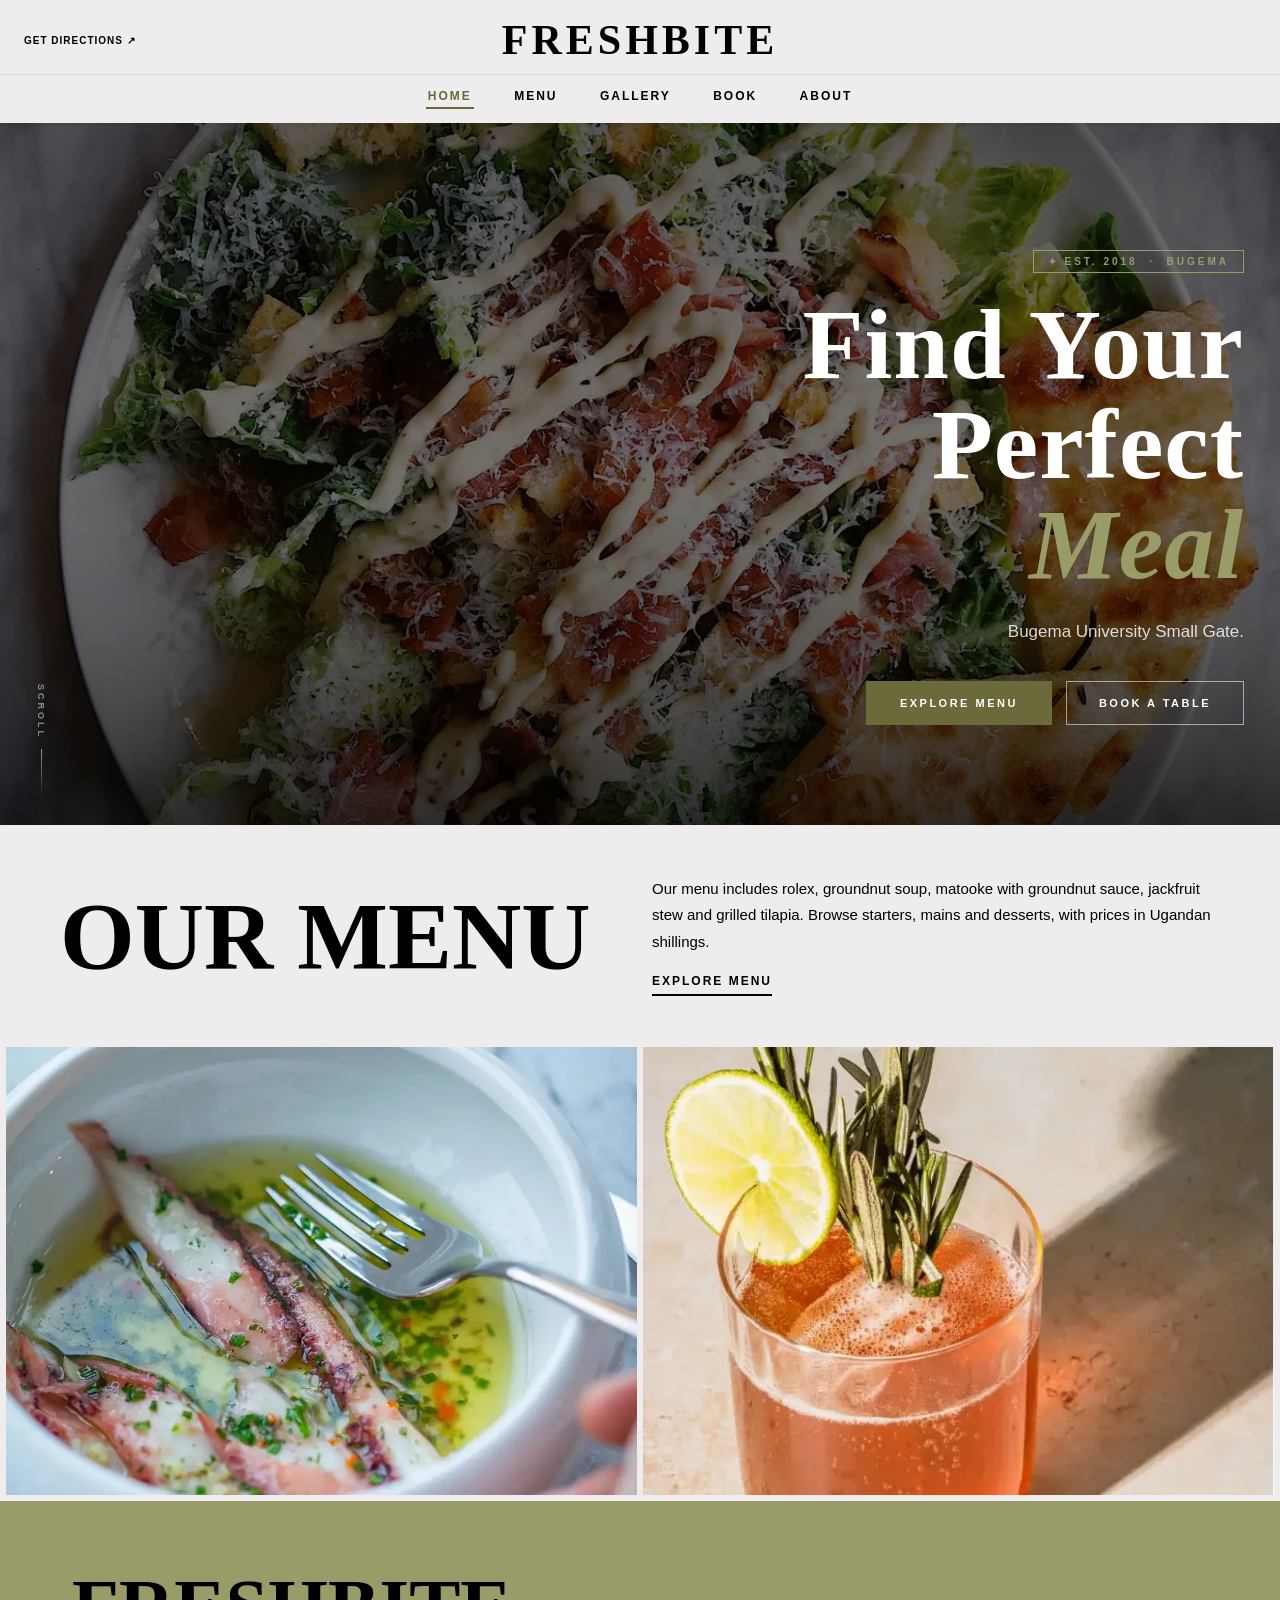
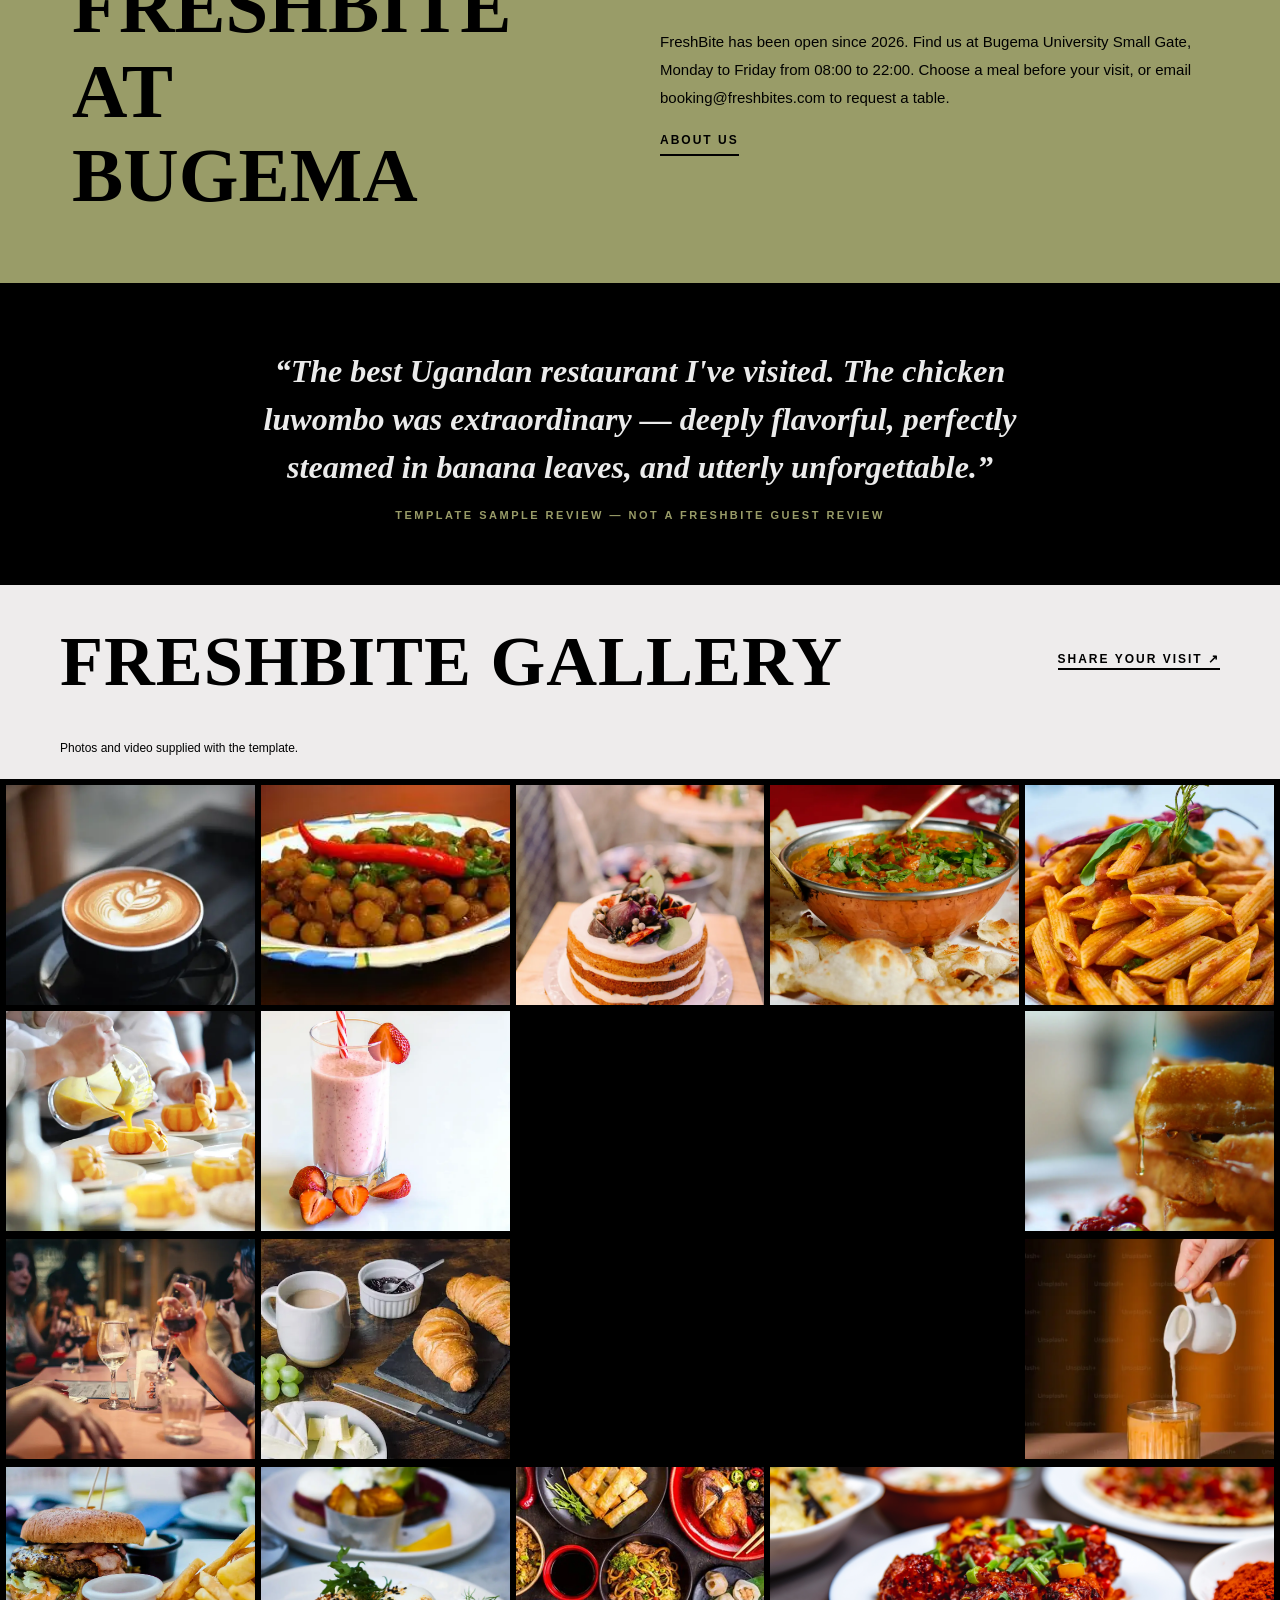
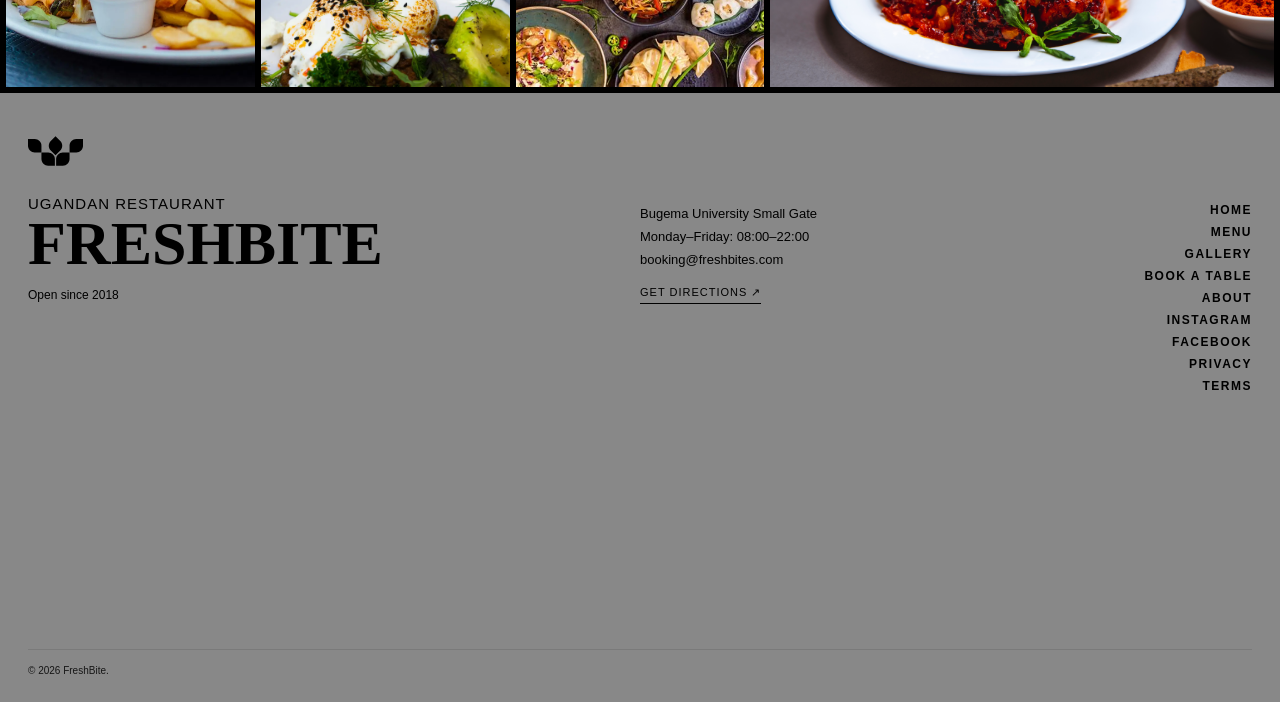
<file: index.html>
<!DOCTYPE html>
<html lang="en">
<head>
  <meta charset="UTF-8">
  <meta name="viewport" content="width=device-width, initial-scale=1.0">
  <meta name="description" content="Rolex, matooke and grilled tilapia at Bugema University Small Gate. View our menu and request a table. Open Monday–Friday, 08:00–22:00.">
  <meta name="theme-color" content="#999c68">
  <meta property="og:type" content="website">
  <meta property="og:title" content="FreshBite — Restaurant at Bugema University Small Gate">
  <meta property="og:description" content="Rolex, matooke and grilled tilapia at Bugema University Small Gate. View our menu and request a table. Open Monday–Friday, 08:00–22:00.">
  <meta property="og:image" content="images/hero.webp">
  <meta name="twitter:card" content="summary_large_image">
  <title>FreshBite — Restaurant at Bugema University Small Gate</title>
  <link rel="icon" type="image/svg+xml" href="data:image/svg+xml,%3Csvg xmlns='http://www.w3.org/2000/svg' viewBox='0 0 180 97'%3E%3Cpath fill='%23999c68' d='M92 75c0-12.15 9.85-22 22-22h22v22c0 12.15-9.85 22-22 22H92V75Z'/%3E%3Cpath fill='%23999c68' d='M136 31c0-12.15 9.85-22 22-22h22v22c0 12.15-9.85 22-22 22h-22V31Z'/%3E%3Cpath fill='%23999c68' d='M88 75c0-12.15-9.85-22-22-22H44v22c0 12.15 9.85 22 22 22h22V75Z'/%3E%3Cpath fill='%23999c68' d='M44 31c0-12.15-9.85-22-22-22H0v22c0 12.15 9.85 22 22 22h22V31Z'/%3E%3Cpath fill='%23999c68' d='M74.556 46.67c-8.591-8.592-8.591-22.522 0-31.113L90.113 0l15.556 15.556c8.592 8.591 8.592 22.521 0 31.113L90.113 62.226 74.556 46.67Z'/%3E%3C/svg%3E">
  <link rel="stylesheet" href="css/style.css">
  <link rel="stylesheet" href="css/freshbite.css">
</head>
<body>
<a class="skip-link" href="#main">Skip to content</a>
  <nav class="topnav" id="myTopnav" aria-label="Main navigation">
    <div class="nav-top-row">
      <a class="nav-directions" href="https://www.google.com/maps/search/?api=1&amp;query=Bugema+University+Small+Gate+Uganda" target="_blank" rel="noopener noreferrer" aria-label="Get directions to FreshBite"><span>GET DIRECTIONS </span>↗</a>
      <a class="logo" href="index.html" aria-label="FreshBite home">FRESHBITE</a>
      <button class="nav-hamburger" id="navHamburger" type="button" aria-label="Open navigation" aria-expanded="false" aria-controls="navLinks">&#9776;</button>
    </div>
    <div class="nav-links" id="navLinks">
      <a href="index.html" class="active" aria-current="page">HOME</a>
      <a href="menu.html">MENU</a>
      <a href="index.html#gallery">GALLERY</a>
      <a href="book-a-table.html">BOOK</a>
      <a href="about.html">ABOUT</a>
    </div>
  </nav>
<main id="main">


  <!-- ══════════════════════════════════════
       HERO — Fully rebuilt with rich content
       ══════════════════════════════════════ -->
  <section class="hero" id="heroSection">
    <div class="hero-inner">

      <div class="hero-badge">&#10022; Est. 2018 &nbsp;&middot;&nbsp; Bugema</div>

      <h1 class="hero-title">
        Find Your<br>
        Perfect<br>
        <em>Meal</em>
      </h1>
      <p class="hero-sub">Bugema University Small Gate.</p>
      <div class="hero-ctas"><a class="btn-primary" href="menu.html">EXPLORE MENU</a><a class="btn-ghost" href="book-a-table.html">BOOK A TABLE</a></div>
   </div>

    <!-- Scroll indicator -->
    <div class="hero-scroll-hint">
      <span>SCROLL</span>
      <div class="scroll-line"></div>
    </div>
  </section>



  <!-- ══════════════════════════════════════
       MENU INTRO
       ══════════════════════════════════════ -->
  <section class="about">
    <div class="big-text">OUR MENU</div>
    <div class="small-text">
      <p>Our menu includes rolex, groundnut soup, matooke with groundnut sauce, jackfruit stew and grilled tilapia. Browse starters, mains and desserts, with prices in Ugandan shillings.</p>
      <a href="menu.html"><b>EXPLORE MENU</b></a>
    </div>
  </section>

  <!-- ══════════════════════════════════════
       IMAGE DUO
       ══════════════════════════════════════ -->
  <div class="image-box">
    <div class="img1">
      <img src="images/about-1.webp" alt="Restaurant interior — template photograph" width="936" height="1368">
    </div>
    <div class="img2">
      <img src="images/about-2.webp" alt="Food presentation — template photograph" width="609" height="890">
    </div>
  </div>

  <!-- ══════════════════════════════════════
       GREEN BANNER
       ══════════════════════════════════════ -->
  <section class="box-section">
    <div class="box1">FRESHBITE<br>AT<br>BUGEMA</div>
    <div class="box2">
      <p>FreshBite has been open since 2026. Find us at Bugema University Small Gate, Monday to Friday from 08:00 to 22:00. Choose a meal before your visit, or email booking@freshbites.com to request a table.</p>
      <a href="about.html">ABOUT US</a>
    </div>
  </section>

  <!-- ══════════════════════════════════════
       TESTIMONIAL STRIP
       ══════════════════════════════════════ -->
  <div class="testimonial-strip">
    <div class="testimonial-quote">
      &ldquo;The best Ugandan restaurant I've visited. The chicken luwombo was extraordinary — deeply flavorful, perfectly steamed in banana leaves, and utterly unforgettable.&rdquo;
    </div>
    <div class="testimonial-author">TEMPLATE SAMPLE REVIEW — NOT A FRESHBITE GUEST REVIEW</div>
  </div>

  <!-- ══════════════════════════════════════
       MOMENTS HEADING
       ══════════════════════════════════════ -->
  <div class="tag" id="gallery">
    <p>FRESHBITE GALLERY</p>
    <a href="gallery.html">SHARE YOUR VISIT ↗</a>
  </div>

  <!-- ══════════════════════════════════════
       PHOTO GRID
       ══════════════════════════════════════ -->
  <p class="gallery-caption">Photos and video supplied with the template.</p>
  <div class="grid-container">
    <div class="item1">
      <img src="images/gallary-1.webp" alt="Food photograph supplied with the template" width="600" height="899">
      <h4 class="price"><a href="menu.html">EXPLORE THE FRESHBITE MENU ↗</a></h4>
    </div>
    <div class="item2">
      <img src="images/gallery-2.webp" alt="Food photograph supplied with the template" width="274" height="205">
      <h4 class="price"><a href="menu.html">EXPLORE THE FRESHBITE MENU ↗</a></h4>
    </div>
    <div class="item3">
      <img src="images/gallery-3.webp" alt="Food photograph supplied with the template" width="1200" height="1797">
      <h4 class="price"><a href="menu.html">EXPLORE THE FRESHBITE MENU ↗</a></h4>
    </div>
    <div class="item4">
      <img src="images/gallery-4.webp" alt="Food photograph supplied with the template" width="1200" height="800">
      <h4 class="price"><a href="menu.html">EXPLORE THE FRESHBITE MENU ↗</a></h4>
    </div>
    <div class="item5">
      <img src="images/gallery-5.webp" alt="Food photograph supplied with the template" width="1200" height="800">
      <h4 class="price"><a href="menu.html">EXPLORE THE FRESHBITE MENU ↗</a></h4>
    </div>
    <div class="item6">
      <img src="images/gallery-6.webp" alt="Food photograph supplied with the template" width="1200" height="800">
      <h4 class="price"><a href="menu.html">EXPLORE THE FRESHBITE MENU ↗</a></h4>
    </div>
    <div class="item7">
      <img src="images/gallery-7.webp" alt="Food photograph supplied with the template" width="1200" height="800">
      <h4 class="price"><a href="menu.html">EXPLORE THE FRESHBITE MENU ↗</a></h4>
    </div>
    <div class="item8">
      <video src="videos/video-1.mp4" autoplay muted loop playsinline></video>
    </div>
    <div class="item9">
      <img src="images/gallery-8.webp" alt="Food photograph supplied with the template" width="1200" height="1792">
      <h4 class="price"><a href="menu.html">EXPLORE THE FRESHBITE MENU ↗</a></h4>
    </div>
    <div class="item10">
      <img src="images/gallery-9.webp" alt="Food photograph supplied with the template" width="1200" height="800">
      <h4 class="price"><a href="menu.html">EXPLORE THE FRESHBITE MENU ↗</a></h4>
    </div>
    <div class="item11">
      <img src="images/gallery-10.webp" alt="Food photograph supplied with the template" width="600" height="400">
      <h4 class="price"><a href="menu.html">EXPLORE THE FRESHBITE MENU ↗</a></h4>
    </div>
    <div class="item12">
      <img src="images/gallery-11.webp" alt="Food photograph supplied with the template" width="600" height="900">
      <h4 class="price"><a href="menu.html">EXPLORE THE FRESHBITE MENU ↗</a></h4>
    </div>
    <div class="item13">
      <img src="images/gallery-12.webp" alt="Food photograph supplied with the template" width="1200" height="797">
      <h4 class="price"><a href="menu.html">EXPLORE THE FRESHBITE MENU ↗</a></h4>
    </div>
    <div class="item14">
      <img src="images/gallery-13.webp" alt="Food photograph supplied with the template" width="1200" height="1800">
      <h4 class="price"><a href="menu.html">EXPLORE THE FRESHBITE MENU ↗</a></h4>
    </div>
    <div class="item15">
      <img src="images/gallery-14.webp" alt="Food photograph supplied with the template" width="1200" height="810">
      <h4 class="price"><a href="menu.html">EXPLORE THE FRESHBITE MENU ↗</a></h4>
    </div>
    <div class="item16">
      <img src="images/gallery-16.jpg" alt="Food photograph supplied with the template" width="5472" height="3648">
      <h4 class="price"><a href="menu.html">EXPLORE THE FRESHBITE MENU ↗</a></h4>
    </div>
  </div>

  <!-- ══════════════════════════════════════
       FOOTER
       ══════════════════════════════════════ -->
  
</main>
<footer class="footer">
    <div class="footer-logo">
      <svg preserveAspectRatio="xMidYMid meet" viewBox="0 0 180 97" xmlns="http://www.w3.org/2000/svg" aria-hidden="true">
        <path fill="#000" d="M92 75c0-12.15 9.85-22 22-22h22v22c0 12.15-9.85 22-22 22H92V75Z"/>
        <path fill="#000" d="M136 31c0-12.15 9.85-22 22-22h22v22c0 12.15-9.85 22-22 22h-22V31Z"/>
        <path fill="#000" d="M88 75c0-12.15-9.85-22-22-22H44v22c0 12.15 9.85 22 22 22h22V75Z"/>
        <path fill="#000" d="M44 31c0-12.15-9.85-22-22-22H0v22c0 12.15 9.85 22 22 22h22V31Z"/>
        <path fill="#000" d="M74.556 46.67c-8.591-8.592-8.591-22.522 0-31.113L90.113 0l15.556 15.556c8.592 8.591 8.592 22.521 0 31.113L90.113 62.226 74.556 46.67Z"/>
      </svg>
    </div>
    <div class="footer-box">
      <div class="footer-box1"><p>UGANDAN RESTAURANT</p><b>FRESHBITE</b><p class="footer-since">Open since 2018</p></div>
      <div class="footer-box2">Bugema University Small Gate<br>Monday–Friday: 08:00–22:00<br><a href="mailto:booking@freshbites.com">booking@freshbites.com</a><br><a class="footer-directions" href="https://www.google.com/maps/search/?api=1&amp;query=Bugema+University+Small+Gate+Uganda" target="_blank" rel="noopener noreferrer">GET DIRECTIONS ↗</a></div>
      <div class="footer-box3"><a href="index.html">HOME</a><a href="menu.html">MENU</a><a href="index.html#gallery">GALLERY</a><a href="book-a-table.html">BOOK A TABLE</a><a href="about.html">ABOUT</a><a role="link" aria-disabled="true">INSTAGRAM</a><a role="link" aria-disabled="true">FACEBOOK</a><a href="information.html#privacy">PRIVACY</a><a href="information.html#terms">TERMS</a></div>
    </div>
    <div class="footer-map"><iframe title="Map of Bugema University Small Gate, Uganda" src="https://maps.google.com/maps?q=Bugema%20University%20Small%20Gate%20Uganda&amp;z=15&amp;output=embed" width="1200" height="240" loading="lazy" referrerpolicy="no-referrer-when-downgrade" allowfullscreen></iframe></div>
    <p>© <span data-year>2026</span> FreshBite.</p>
  </footer>
<script src="js/main.js"></script>
</body>
</html>
</file>
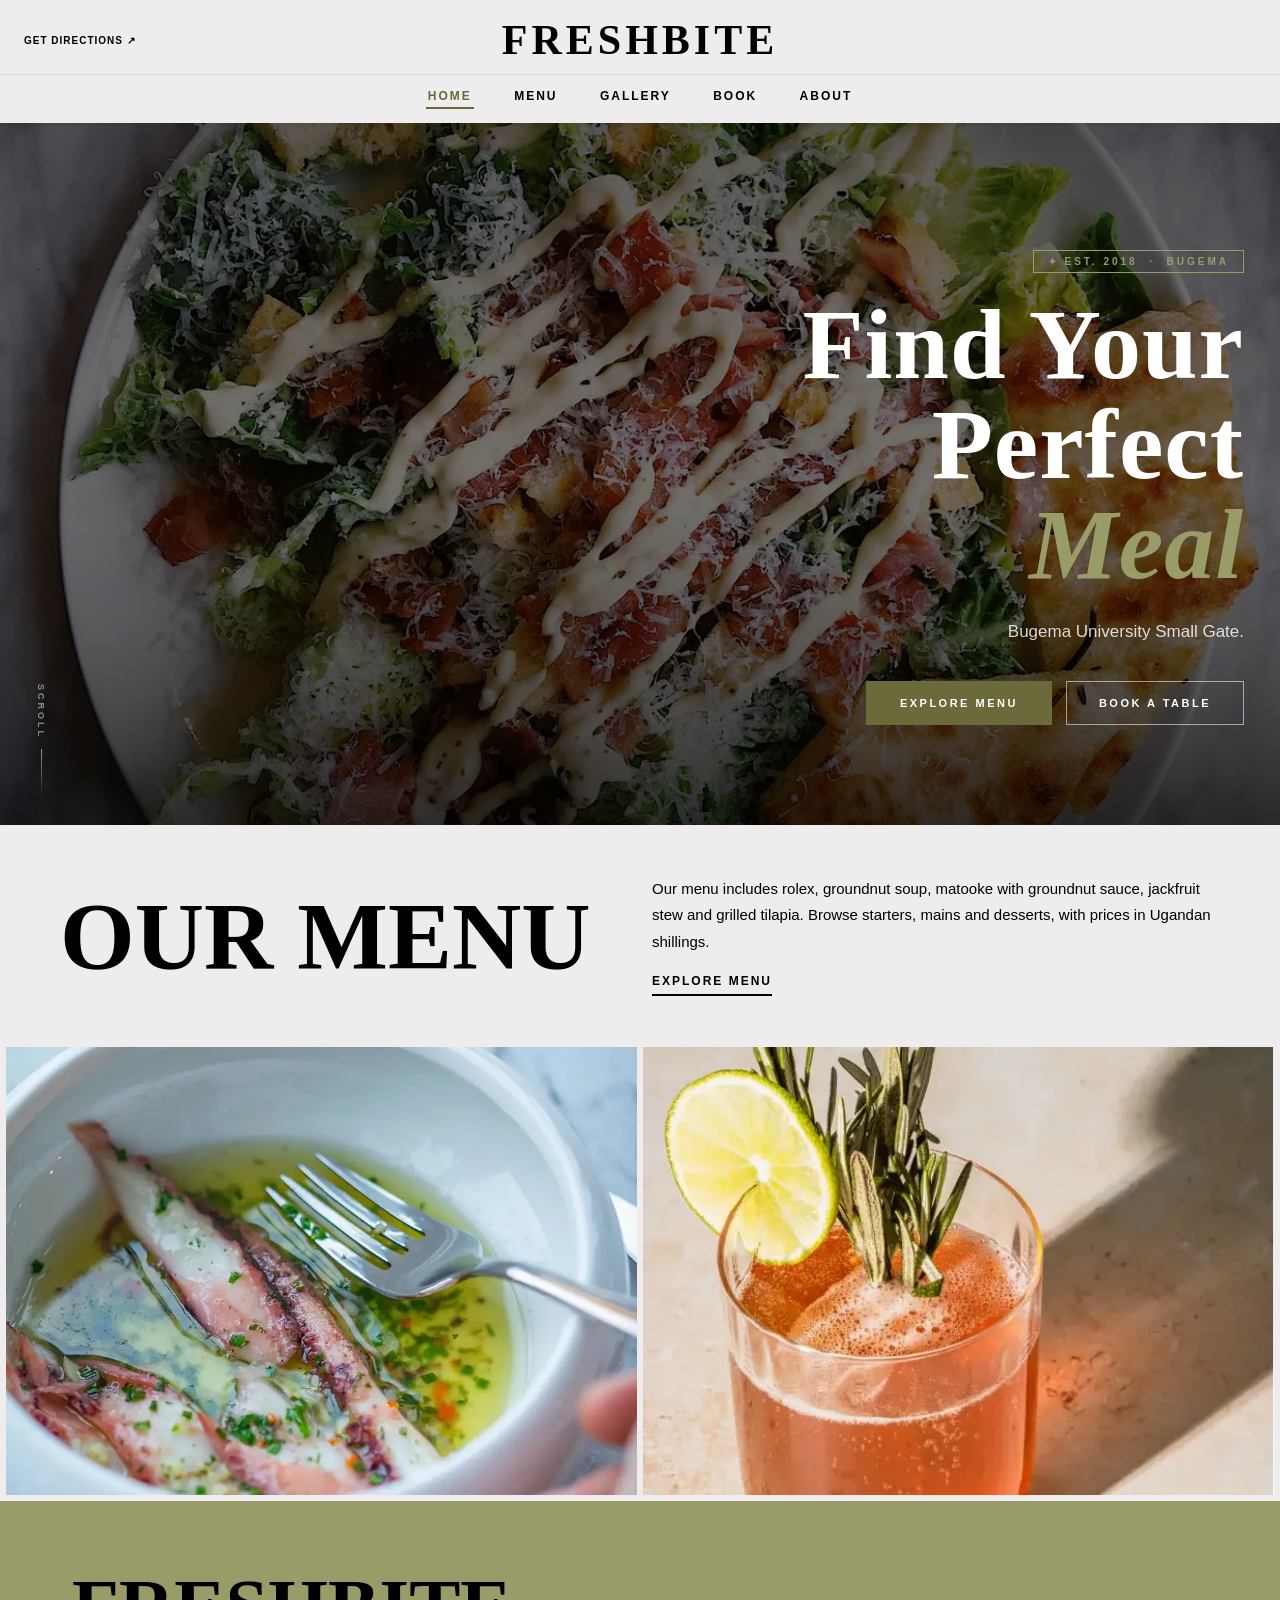
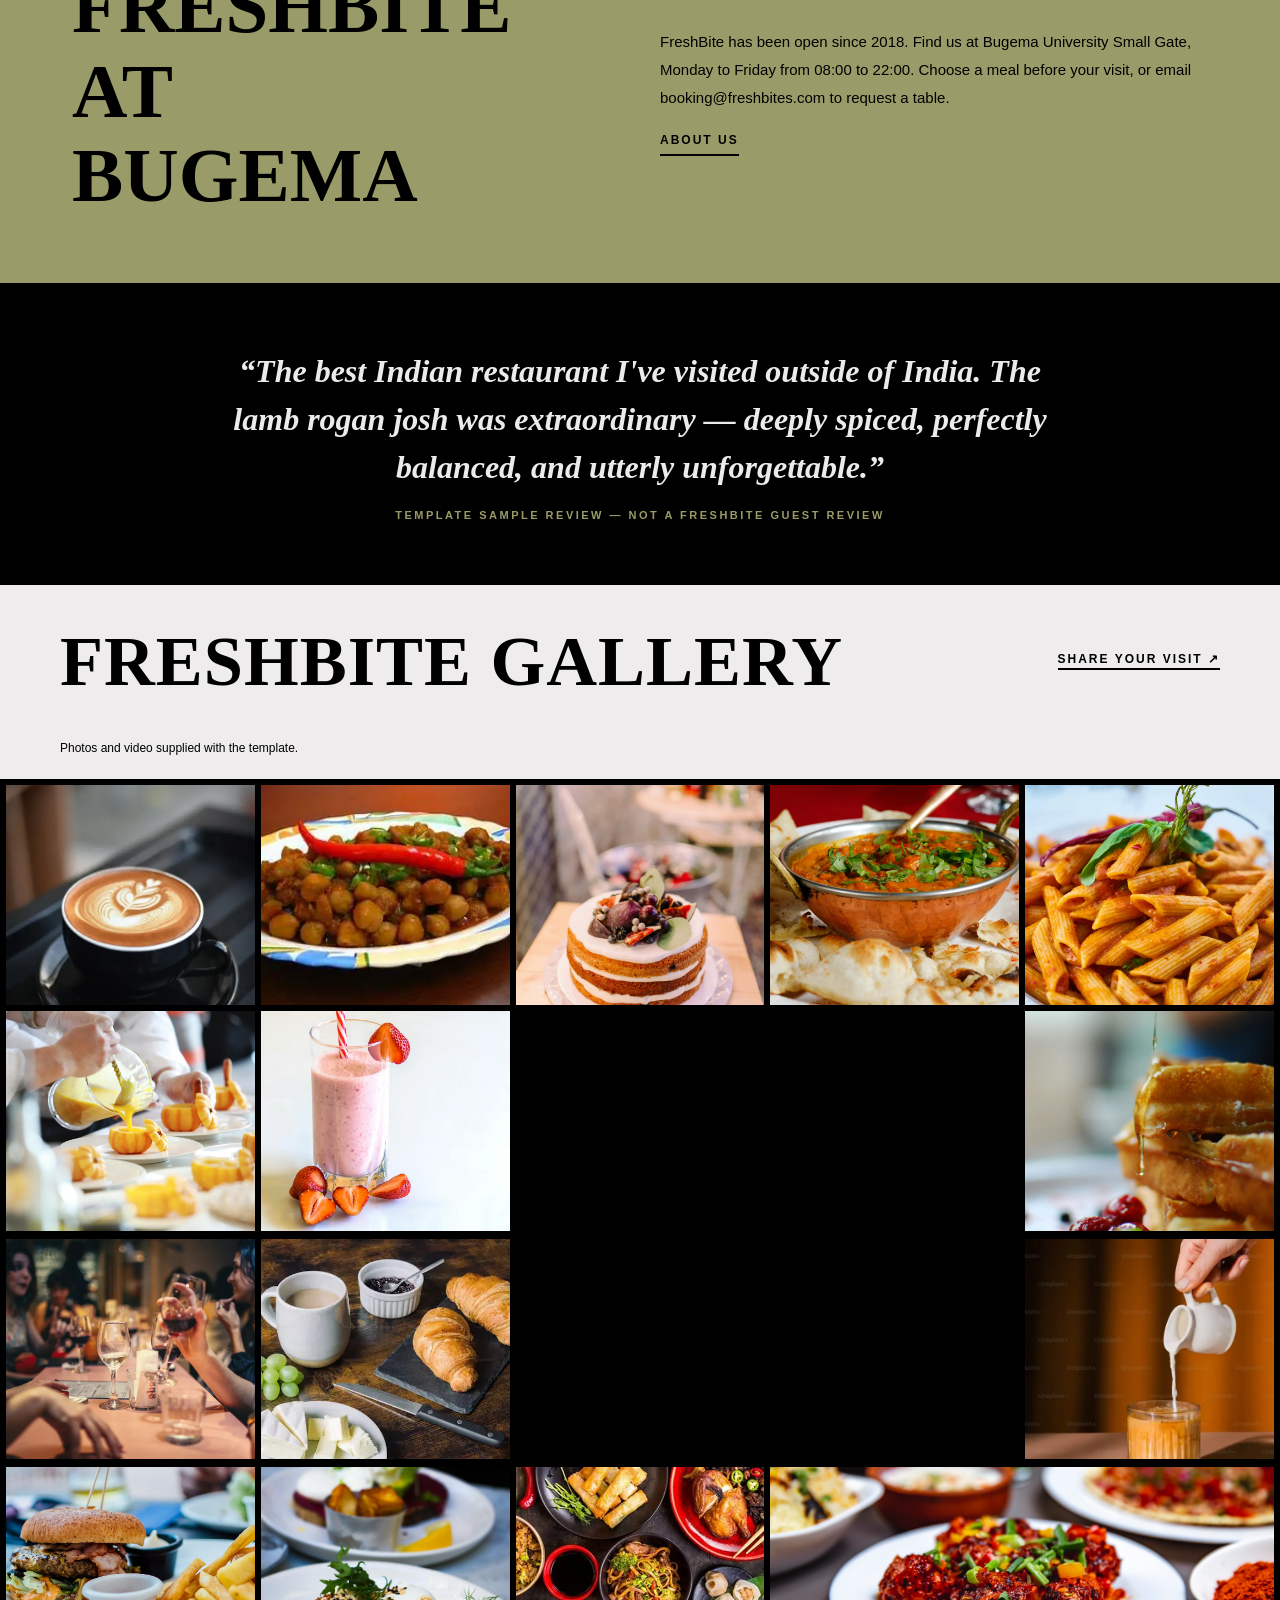
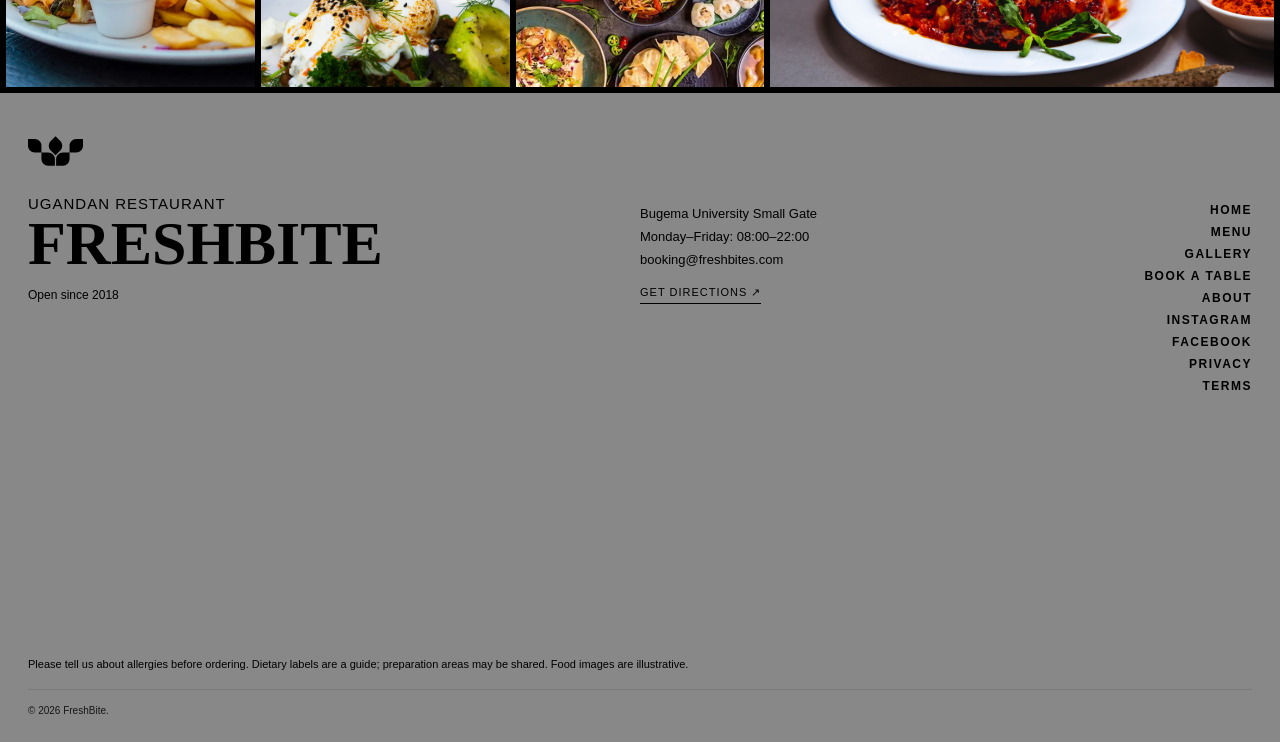
<file: freshbite/index.html>
<!DOCTYPE html>
<html lang="en">
<head>
  <meta charset="UTF-8">
  <meta name="viewport" content="width=device-width, initial-scale=1.0">
  <meta name="description" content="Rolex, matooke and grilled tilapia at Bugema University Small Gate. View our menu and request a table. Open Monday–Friday, 08:00–22:00.">
  <meta name="theme-color" content="#999c68">
  <meta property="og:type" content="website">
  <meta property="og:title" content="FreshBite — Restaurant at Bugema University Small Gate">
  <meta property="og:description" content="Rolex, matooke and grilled tilapia at Bugema University Small Gate. View our menu and request a table. Open Monday–Friday, 08:00–22:00.">
  <meta property="og:image" content="images/hero.webp">
  <meta name="twitter:card" content="summary_large_image">
  <title>FreshBite — Restaurant at Bugema University Small Gate</title>
  <link rel="icon" type="image/svg+xml" href="data:image/svg+xml,%3Csvg xmlns='http://www.w3.org/2000/svg' viewBox='0 0 180 97'%3E%3Cpath fill='%23999c68' d='M92 75c0-12.15 9.85-22 22-22h22v22c0 12.15-9.85 22-22 22H92V75Z'/%3E%3Cpath fill='%23999c68' d='M136 31c0-12.15 9.85-22 22-22h22v22c0 12.15-9.85 22-22 22h-22V31Z'/%3E%3Cpath fill='%23999c68' d='M88 75c0-12.15-9.85-22-22-22H44v22c0 12.15 9.85 22 22 22h22V75Z'/%3E%3Cpath fill='%23999c68' d='M44 31c0-12.15-9.85-22-22-22H0v22c0 12.15 9.85 22 22 22h22V31Z'/%3E%3Cpath fill='%23999c68' d='M74.556 46.67c-8.591-8.592-8.591-22.522 0-31.113L90.113 0l15.556 15.556c8.592 8.591 8.592 22.521 0 31.113L90.113 62.226 74.556 46.67Z'/%3E%3C/svg%3E">
  <link rel="stylesheet" href="css/style.css">
  <link rel="stylesheet" href="css/freshbite.css">
</head>
<body>
<a class="skip-link" href="#main">Skip to content</a>
  <nav class="topnav" id="myTopnav" aria-label="Main navigation">
    <div class="nav-top-row">
      <a class="nav-directions" href="https://www.google.com/maps/search/?api=1&amp;query=Bugema+University+Small+Gate+Uganda" target="_blank" rel="noopener noreferrer" aria-label="Get directions to FreshBite"><span>GET DIRECTIONS </span>↗</a>
      <a class="logo" href="index.html" aria-label="FreshBite home">FRESHBITE</a>
      <button class="nav-hamburger" id="navHamburger" type="button" aria-label="Open navigation" aria-expanded="false" aria-controls="navLinks">&#9776;</button>
    </div>
    <div class="nav-links" id="navLinks">
      <a href="index.html" class="active" aria-current="page">HOME</a>
      <a href="menu.html">MENU</a>
      <a href="index.html#gallery">GALLERY</a>
      <a href="book-a-table.html">BOOK</a>
      <a href="about.html">ABOUT</a>
    </div>
  </nav>
<main id="main">


  <!-- ══════════════════════════════════════
       HERO — Fully rebuilt with rich content
       ══════════════════════════════════════ -->
  <section class="hero" id="heroSection">
    <div class="hero-inner">

      <div class="hero-badge">&#10022; Est. 2018 &nbsp;&middot;&nbsp; Bugema</div>

      <h1 class="hero-title">
        Find Your<br>
        Perfect<br>
        <em>Meal</em>
      </h1>
      <p class="hero-sub">Bugema University Small Gate.</p>
      <div class="hero-ctas"><a class="btn-primary" href="menu.html">EXPLORE MENU</a><a class="btn-ghost" href="book-a-table.html">BOOK A TABLE</a></div>
   </div>

    <!-- Scroll indicator -->
    <div class="hero-scroll-hint">
      <span>SCROLL</span>
      <div class="scroll-line"></div>
    </div>
  </section>



  <!-- ══════════════════════════════════════
       MENU INTRO
       ══════════════════════════════════════ -->
  <section class="about">
    <div class="big-text">OUR MENU</div>
    <div class="small-text">
      <p>Our menu includes rolex, groundnut soup, matooke with groundnut sauce, jackfruit stew and grilled tilapia. Browse starters, mains and desserts, with prices in Ugandan shillings.</p>
      <a href="menu.html"><b>EXPLORE MENU</b></a>
    </div>
  </section>

  <!-- ══════════════════════════════════════
       IMAGE DUO
       ══════════════════════════════════════ -->
  <div class="image-box">
    <div class="img1">
      <img src="images/about-1.webp" alt="Restaurant interior — template photograph" width="936" height="1368">
    </div>
    <div class="img2">
      <img src="images/about-2.webp" alt="Food presentation — template photograph" width="609" height="890">
    </div>
  </div>

  <!-- ══════════════════════════════════════
       GREEN BANNER
       ══════════════════════════════════════ -->
  <section class="box-section">
    <div class="box1">FRESHBITE<br>AT<br>BUGEMA</div>
    <div class="box2">
      <p>FreshBite has been open since 2018. Find us at Bugema University Small Gate, Monday to Friday from 08:00 to 22:00. Choose a meal before your visit, or email booking@freshbites.com to request a table.</p>
      <a href="about.html">ABOUT US</a>
    </div>
  </section>

  <!-- ══════════════════════════════════════
       TESTIMONIAL STRIP
       ══════════════════════════════════════ -->
  <div class="testimonial-strip">
    <div class="testimonial-quote">
      &ldquo;The best Indian restaurant I've visited outside of India. The lamb rogan josh was extraordinary — deeply spiced, perfectly balanced, and utterly unforgettable.&rdquo;
    </div>
    <div class="testimonial-author">TEMPLATE SAMPLE REVIEW — NOT A FRESHBITE GUEST REVIEW</div>
  </div>

  <!-- ══════════════════════════════════════
       MOMENTS HEADING
       ══════════════════════════════════════ -->
  <div class="tag" id="gallery">
    <p>FRESHBITE GALLERY</p>
    <a href="gallery.html">SHARE YOUR VISIT ↗</a>
  </div>

  <!-- ══════════════════════════════════════
       PHOTO GRID
       ══════════════════════════════════════ -->
  <p class="gallery-caption">Photos and video supplied with the template.</p>
  <div class="grid-container">
    <div class="item1">
      <img src="images/gallary-1.webp" alt="Food photograph supplied with the template" width="600" height="899">
      <h4 class="price"><a href="menu.html">EXPLORE THE FRESHBITE MENU ↗</a></h4>
    </div>
    <div class="item2">
      <img src="images/gallery-2.webp" alt="Food photograph supplied with the template" width="274" height="205">
      <h4 class="price"><a href="menu.html">EXPLORE THE FRESHBITE MENU ↗</a></h4>
    </div>
    <div class="item3">
      <img src="images/gallery-3.webp" alt="Food photograph supplied with the template" width="1200" height="1797">
      <h4 class="price"><a href="menu.html">EXPLORE THE FRESHBITE MENU ↗</a></h4>
    </div>
    <div class="item4">
      <img src="images/gallery-4.webp" alt="Food photograph supplied with the template" width="1200" height="800">
      <h4 class="price"><a href="menu.html">EXPLORE THE FRESHBITE MENU ↗</a></h4>
    </div>
    <div class="item5">
      <img src="images/gallery-5.webp" alt="Food photograph supplied with the template" width="1200" height="800">
      <h4 class="price"><a href="menu.html">EXPLORE THE FRESHBITE MENU ↗</a></h4>
    </div>
    <div class="item6">
      <img src="images/gallery-6.webp" alt="Food photograph supplied with the template" width="1200" height="800">
      <h4 class="price"><a href="menu.html">EXPLORE THE FRESHBITE MENU ↗</a></h4>
    </div>
    <div class="item7">
      <img src="images/gallery-7.webp" alt="Food photograph supplied with the template" width="1200" height="800">
      <h4 class="price"><a href="menu.html">EXPLORE THE FRESHBITE MENU ↗</a></h4>
    </div>
    <div class="item8">
      <video src="videos/video-1.mp4" autoplay muted loop playsinline></video>
    </div>
    <div class="item9">
      <img src="images/gallery-8.webp" alt="Food photograph supplied with the template" width="1200" height="1792">
      <h4 class="price"><a href="menu.html">EXPLORE THE FRESHBITE MENU ↗</a></h4>
    </div>
    <div class="item10">
      <img src="images/gallery-9.webp" alt="Food photograph supplied with the template" width="1200" height="800">
      <h4 class="price"><a href="menu.html">EXPLORE THE FRESHBITE MENU ↗</a></h4>
    </div>
    <div class="item11">
      <img src="images/gallery-10.webp" alt="Food photograph supplied with the template" width="600" height="400">
      <h4 class="price"><a href="menu.html">EXPLORE THE FRESHBITE MENU ↗</a></h4>
    </div>
    <div class="item12">
      <img src="images/gallery-11.webp" alt="Food photograph supplied with the template" width="600" height="900">
      <h4 class="price"><a href="menu.html">EXPLORE THE FRESHBITE MENU ↗</a></h4>
    </div>
    <div class="item13">
      <img src="images/gallery-12.webp" alt="Food photograph supplied with the template" width="1200" height="797">
      <h4 class="price"><a href="menu.html">EXPLORE THE FRESHBITE MENU ↗</a></h4>
    </div>
    <div class="item14">
      <img src="images/gallery-13.webp" alt="Food photograph supplied with the template" width="1200" height="1800">
      <h4 class="price"><a href="menu.html">EXPLORE THE FRESHBITE MENU ↗</a></h4>
    </div>
    <div class="item15">
      <img src="images/gallery-14.webp" alt="Food photograph supplied with the template" width="1200" height="810">
      <h4 class="price"><a href="menu.html">EXPLORE THE FRESHBITE MENU ↗</a></h4>
    </div>
    <div class="item16">
      <img src="images/gallery-16.jpg" alt="Food photograph supplied with the template" width="5472" height="3648">
      <h4 class="price"><a href="menu.html">EXPLORE THE FRESHBITE MENU ↗</a></h4>
    </div>
  </div>

  <!-- ══════════════════════════════════════
       FOOTER
       ══════════════════════════════════════ -->
  
</main>
<footer class="footer">
    <div class="footer-logo">
      <svg preserveAspectRatio="xMidYMid meet" viewBox="0 0 180 97" xmlns="http://www.w3.org/2000/svg" aria-hidden="true">
        <path fill="#000" d="M92 75c0-12.15 9.85-22 22-22h22v22c0 12.15-9.85 22-22 22H92V75Z"/>
        <path fill="#000" d="M136 31c0-12.15 9.85-22 22-22h22v22c0 12.15-9.85 22-22 22h-22V31Z"/>
        <path fill="#000" d="M88 75c0-12.15-9.85-22-22-22H44v22c0 12.15 9.85 22 22 22h22V75Z"/>
        <path fill="#000" d="M44 31c0-12.15-9.85-22-22-22H0v22c0 12.15 9.85 22 22 22h22V31Z"/>
        <path fill="#000" d="M74.556 46.67c-8.591-8.592-8.591-22.522 0-31.113L90.113 0l15.556 15.556c8.592 8.591 8.592 22.521 0 31.113L90.113 62.226 74.556 46.67Z"/>
      </svg>
    </div>
    <div class="footer-box">
      <div class="footer-box1"><p>UGANDAN RESTAURANT</p><b>FRESHBITE</b><p class="footer-since">Open since 2018</p></div>
      <div class="footer-box2">Bugema University Small Gate<br>Monday–Friday: 08:00–22:00<br><a href="mailto:booking@freshbites.com">booking@freshbites.com</a><br><a class="footer-directions" href="https://www.google.com/maps/search/?api=1&amp;query=Bugema+University+Small+Gate+Uganda" target="_blank" rel="noopener noreferrer">GET DIRECTIONS ↗</a></div>
      <div class="footer-box3"><a href="index.html">HOME</a><a href="menu.html">MENU</a><a href="index.html#gallery">GALLERY</a><a href="book-a-table.html">BOOK A TABLE</a><a href="about.html">ABOUT</a><a role="link" aria-disabled="true">INSTAGRAM</a><a role="link" aria-disabled="true">FACEBOOK</a><a href="information.html#privacy">PRIVACY</a><a href="information.html#terms">TERMS</a></div>
    </div>
    <div class="footer-map"><iframe title="Map of Bugema University Small Gate, Uganda" src="https://maps.google.com/maps?q=Bugema%20University%20Small%20Gate%20Uganda&amp;z=15&amp;output=embed" width="1200" height="240" loading="lazy" referrerpolicy="no-referrer-when-downgrade" allowfullscreen></iframe></div>
    <p class="dietary-notice">Please tell us about allergies before ordering. Dietary labels are a guide; preparation areas may be shared. Food images are illustrative.</p>
    <p>© <span data-year>2026</span> FreshBite.</p>
  </footer>
<script src="js/main.js"></script>
</body>
</html>
</file>
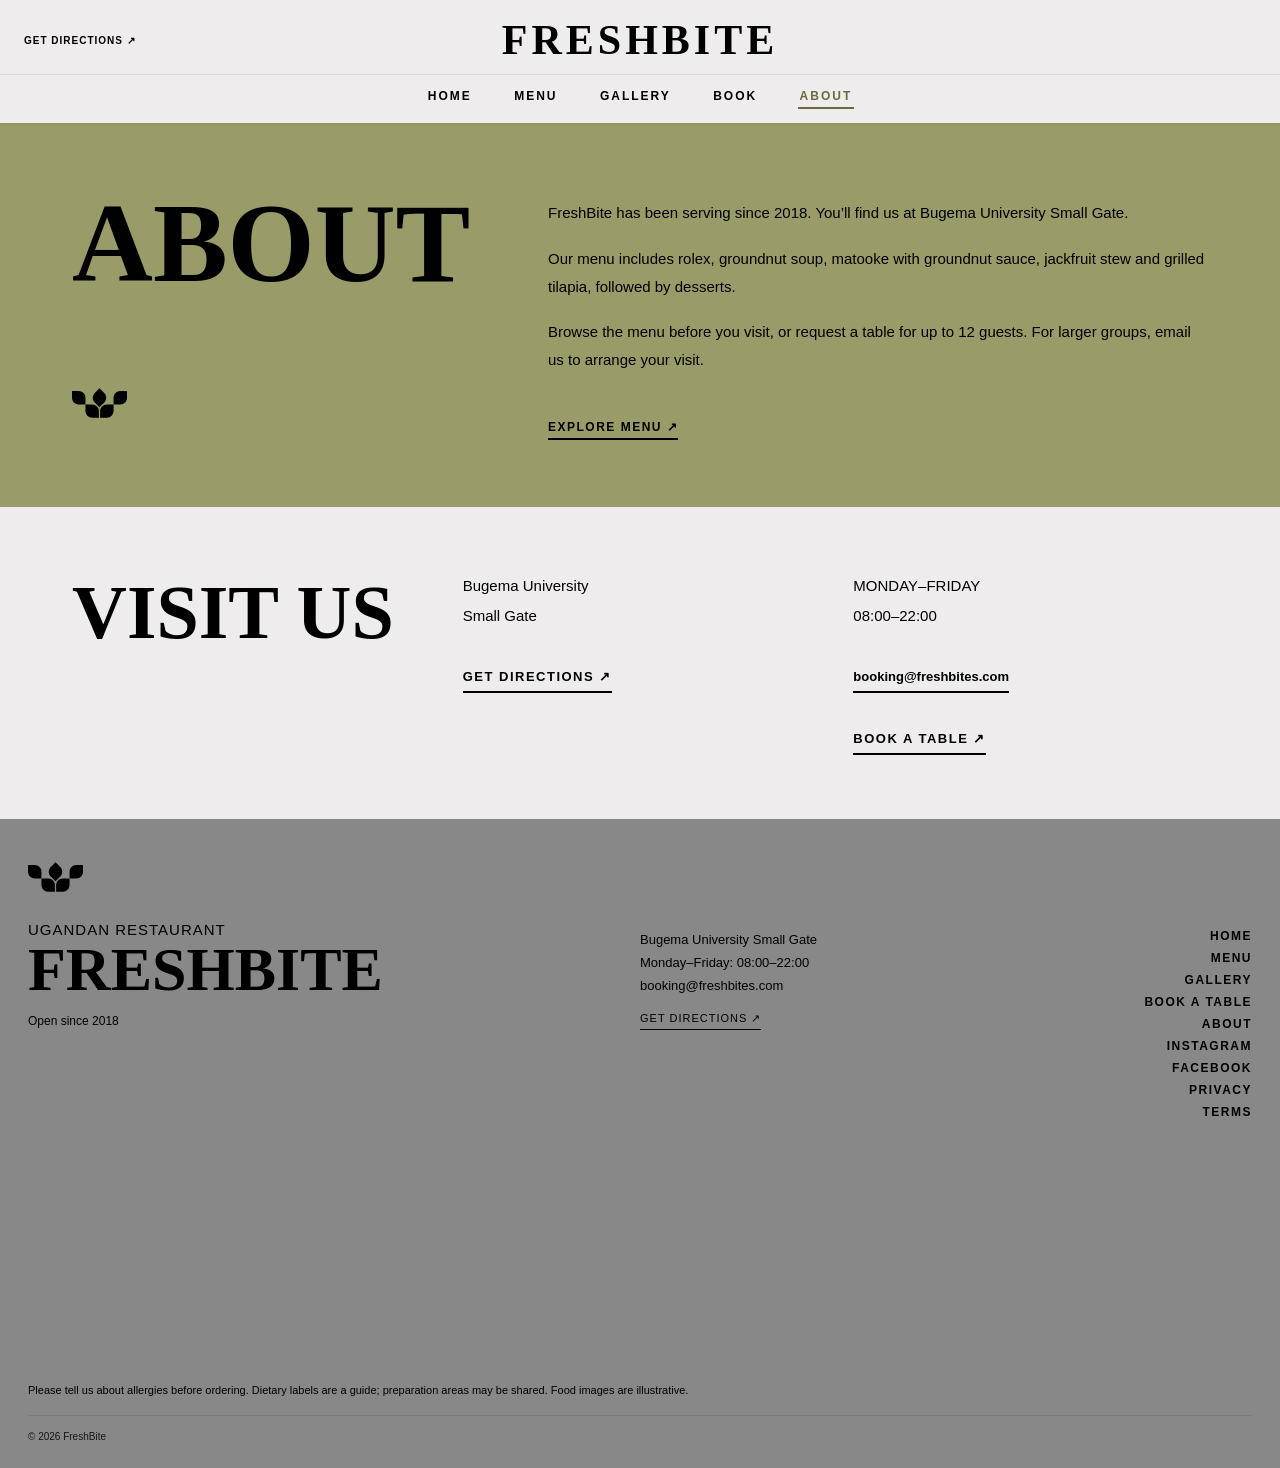
<file: about.html>
<!DOCTYPE html>
<html lang="en">
<head>
  <meta charset="UTF-8">
  <meta name="viewport" content="width=device-width, initial-scale=1.0">
  <meta name="description" content="FreshBite has been open since 2018. Find us at Bugema University Small Gate, Monday–Friday, 08:00–22:00.">
  <meta name="theme-color" content="#999c68">
  <meta property="og:type" content="website">
  <meta property="og:title" content="About &amp; Location — FreshBite">
  <meta property="og:description" content="FreshBite has been open since 2018. Find us at Bugema University Small Gate, Monday–Friday, 08:00–22:00.">
  <meta property="og:image" content="images/hero.webp">
  <meta name="twitter:card" content="summary_large_image">
  <title>About &amp; Location — FreshBite</title>
  <link rel="icon" type="image/svg+xml" href="data:image/svg+xml,%3Csvg xmlns='http://www.w3.org/2000/svg' viewBox='0 0 180 97'%3E%3Cpath fill='%23999c68' d='M92 75c0-12.15 9.85-22 22-22h22v22c0 12.15-9.85 22-22 22H92V75Z'/%3E%3Cpath fill='%23999c68' d='M136 31c0-12.15 9.85-22 22-22h22v22c0 12.15-9.85 22-22 22h-22V31Z'/%3E%3Cpath fill='%23999c68' d='M88 75c0-12.15-9.85-22-22-22H44v22c0 12.15 9.85 22 22 22h22V75Z'/%3E%3Cpath fill='%23999c68' d='M44 31c0-12.15-9.85-22-22-22H0v22c0 12.15 9.85 22 22 22h22V31Z'/%3E%3Cpath fill='%23999c68' d='M74.556 46.67c-8.591-8.592-8.591-22.522 0-31.113L90.113 0l15.556 15.556c8.592 8.591 8.592 22.521 0 31.113L90.113 62.226 74.556 46.67Z'/%3E%3C/svg%3E">
  <link rel="stylesheet" href="css/style.css">
  <link rel="stylesheet" href="css/freshbite.css">
</head>
<body>
  <a class="skip-link" href="#main">Skip to content</a>
  <nav class="topnav" id="myTopnav" aria-label="Main navigation">
    <div class="nav-top-row">
      <a class="nav-directions" href="https://www.google.com/maps/search/?api=1&amp;query=Bugema+University+Small+Gate+Uganda" target="_blank" rel="noopener noreferrer" aria-label="Get directions to FreshBite"><span>GET DIRECTIONS </span>↗</a>
      <a class="logo" href="index.html" aria-label="FreshBite home">FRESHBITE</a>
      <button class="nav-hamburger" id="navHamburger" type="button" aria-label="Open navigation" aria-expanded="false" aria-controls="navLinks">&#9776;</button>
    </div>
    <div class="nav-links" id="navLinks">
      <a href="index.html">HOME</a>
      <a href="menu.html">MENU</a>
      <a href="index.html#gallery">GALLERY</a>
      <a href="book-a-table.html">BOOK</a>
      <a href="about.html" class="active" aria-current="page">ABOUT</a>
    </div>
  </nav>
  <main id="main" class="abt-cont-box">
    <section class="about-box" id="heroSection" aria-labelledby="about-heading"><div class="text-name"><h1 id="about-heading">ABOUT</h1><div class="footer-logo">
      <svg preserveAspectRatio="xMidYMid meet" viewBox="0 0 180 97" xmlns="http://www.w3.org/2000/svg" aria-hidden="true">
        <path fill="#000" d="M92 75c0-12.15 9.85-22 22-22h22v22c0 12.15-9.85 22-22 22H92V75Z"/>
        <path fill="#000" d="M136 31c0-12.15 9.85-22 22-22h22v22c0 12.15-9.85 22-22 22h-22V31Z"/>
        <path fill="#000" d="M88 75c0-12.15-9.85-22-22-22H44v22c0 12.15 9.85 22 22 22h22V75Z"/>
        <path fill="#000" d="M44 31c0-12.15-9.85-22-22-22H0v22c0 12.15 9.85 22 22 22h22V31Z"/>
        <path fill="#000" d="M74.556 46.67c-8.591-8.592-8.591-22.522 0-31.113L90.113 0l15.556 15.556c8.592 8.591 8.592 22.521 0 31.113L90.113 62.226 74.556 46.67Z"/>
      </svg>
    </div></div><div class="text-pra"><p>FreshBite has been serving since 2018. You’ll find us at Bugema University Small Gate.</p><p>Our menu includes rolex, groundnut soup, matooke with groundnut sauce, jackfruit stew and grilled tilapia, followed by desserts.</p><p>Browse the menu before you visit, or request a table for up to 12 guests. For larger groups, email us to arrange your visit.</p><a class="plain-link" href="menu.html">EXPLORE MENU ↗</a></div></section>
    <section class="contact-box" id="contact" aria-labelledby="contact-heading"><h2 class="text-box" id="contact-heading">VISIT US</h2><div class="text-content">Bugema University<br>Small Gate<br><br><a href="https://www.google.com/maps/search/?api=1&amp;query=Bugema+University+Small+Gate+Uganda" target="_blank" rel="noopener noreferrer">GET DIRECTIONS ↗</a></div><div class="text-content2">MONDAY–FRIDAY<br>08:00–22:00<br><br><a class="contact-email" href="mailto:booking@freshbites.com">booking@freshbites.com</a><br><br><a href="book-a-table.html">BOOK A TABLE ↗</a></div></section>
  </main>
  <footer class="footer">
    <div class="footer-logo">
      <svg preserveAspectRatio="xMidYMid meet" viewBox="0 0 180 97" xmlns="http://www.w3.org/2000/svg" aria-hidden="true">
        <path fill="#000" d="M92 75c0-12.15 9.85-22 22-22h22v22c0 12.15-9.85 22-22 22H92V75Z"/>
        <path fill="#000" d="M136 31c0-12.15 9.85-22 22-22h22v22c0 12.15-9.85 22-22 22h-22V31Z"/>
        <path fill="#000" d="M88 75c0-12.15-9.85-22-22-22H44v22c0 12.15 9.85 22 22 22h22V75Z"/>
        <path fill="#000" d="M44 31c0-12.15-9.85-22-22-22H0v22c0 12.15 9.85 22 22 22h22V31Z"/>
        <path fill="#000" d="M74.556 46.67c-8.591-8.592-8.591-22.522 0-31.113L90.113 0l15.556 15.556c8.592 8.591 8.592 22.521 0 31.113L90.113 62.226 74.556 46.67Z"/>
      </svg>
    </div>
    <div class="footer-box">
      <div class="footer-box1"><p>UGANDAN RESTAURANT</p><b>FRESHBITE</b><p class="footer-since">Open since 2018</p></div>
      <div class="footer-box2">Bugema University Small Gate<br>Monday–Friday: 08:00–22:00<br><a href="mailto:booking@freshbites.com">booking@freshbites.com</a><br><a class="footer-directions" href="https://www.google.com/maps/search/?api=1&amp;query=Bugema+University+Small+Gate+Uganda" target="_blank" rel="noopener noreferrer">GET DIRECTIONS ↗</a></div>
      <div class="footer-box3"><a href="index.html">HOME</a><a href="menu.html">MENU</a><a href="index.html#gallery">GALLERY</a><a href="book-a-table.html">BOOK A TABLE</a><a href="about.html">ABOUT</a><a role="link" aria-disabled="true">INSTAGRAM</a><a role="link" aria-disabled="true">FACEBOOK</a><a href="information.html#privacy">PRIVACY</a><a href="information.html#terms">TERMS</a></div>
    </div>
    <div class="footer-map"><iframe title="Map of Bugema University Small Gate, Uganda" src="https://maps.google.com/maps?q=Bugema%20University%20Small%20Gate%20Uganda&amp;z=15&amp;output=embed" width="1200" height="240" loading="lazy" referrerpolicy="no-referrer-when-downgrade" allowfullscreen></iframe></div>
    <p class="dietary-notice">Please tell us about allergies before ordering. Dietary labels are a guide; preparation areas may be shared. Food images are illustrative.</p>
    <p>© <span data-year>2026</span> FreshBite</p>
  </footer>
  <script src="js/main.js"></script>

</body>
</html>
</file>
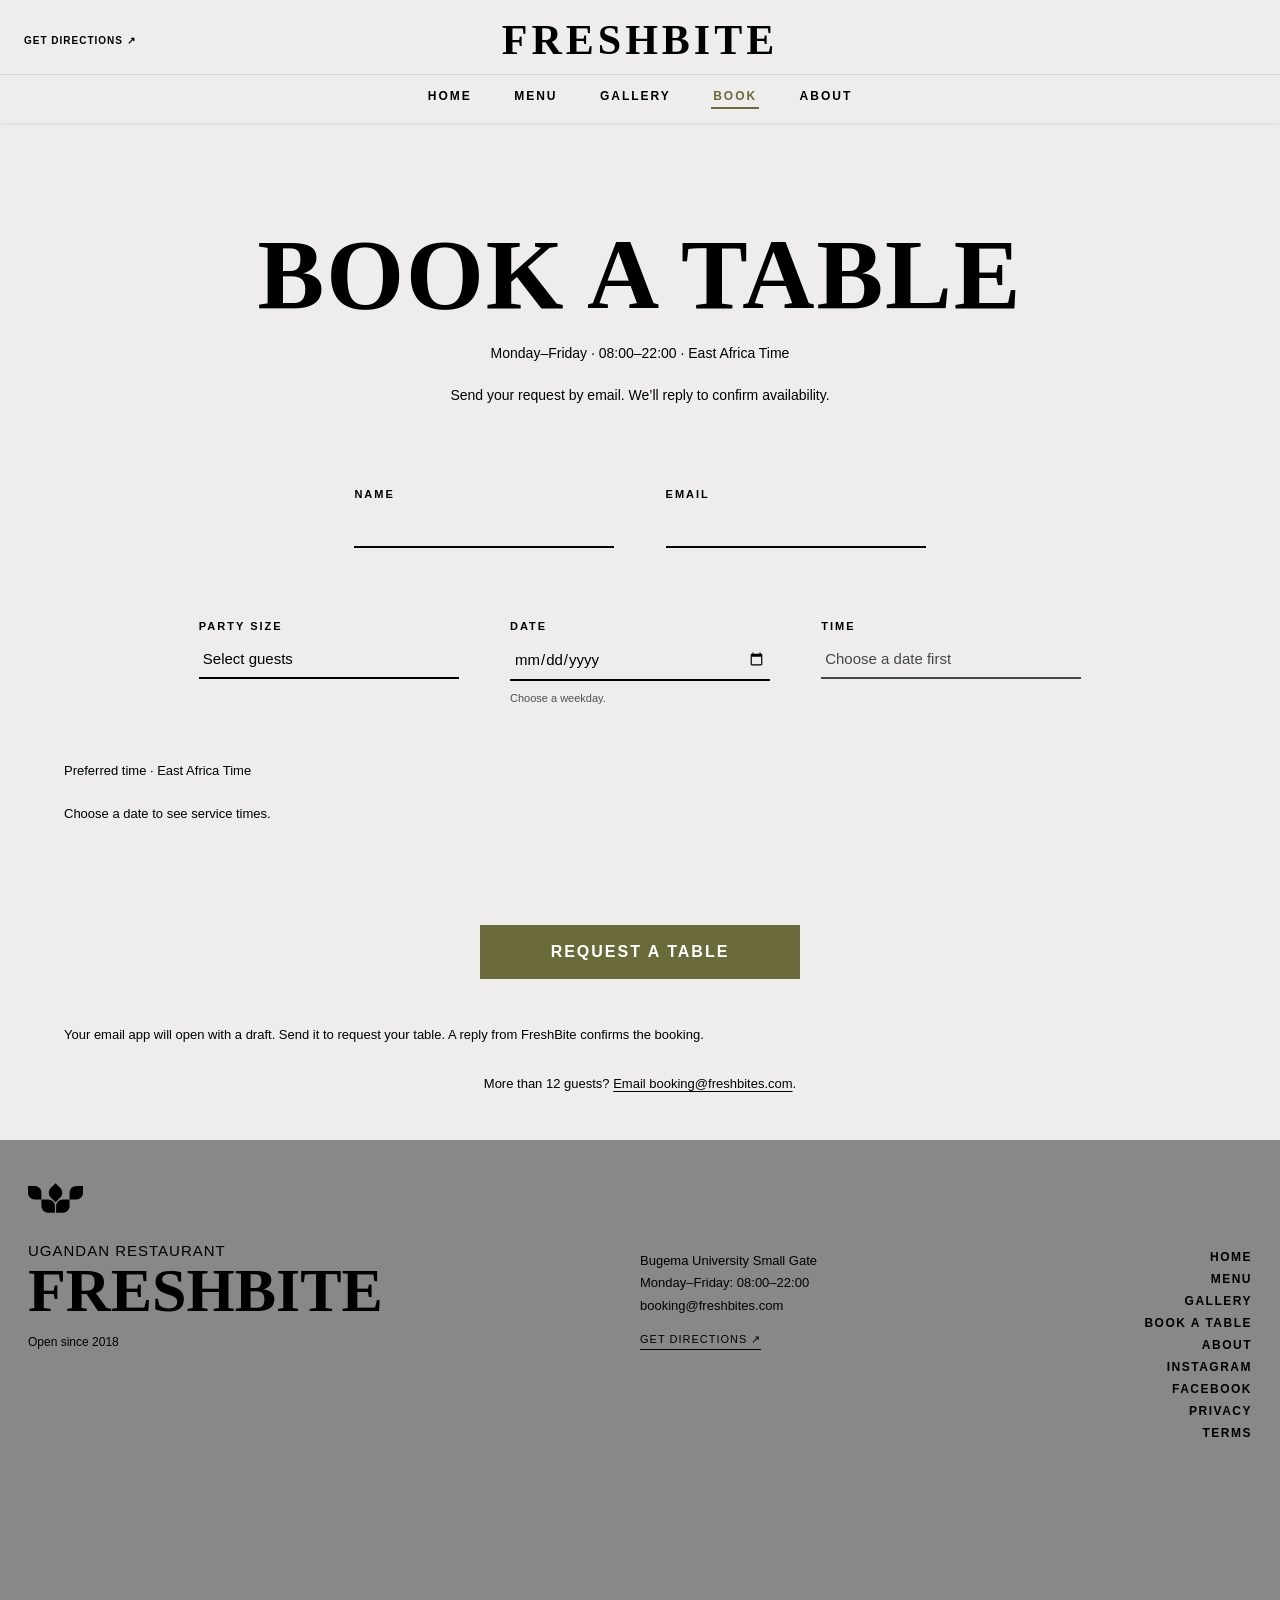
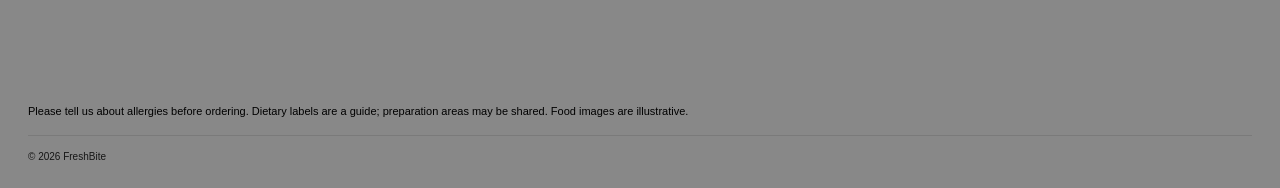
<file: book-a-table.html>
<!DOCTYPE html>
<html lang="en">
<head>
  <meta charset="UTF-8">
  <meta name="viewport" content="width=device-width, initial-scale=1.0">
  <meta name="description" content="Request a table at FreshBite, Bugema University Small Gate. Monday–Friday, 08:00–22:00. Availability is confirmed by email.">
  <meta name="theme-color" content="#999c68">
  <meta property="og:type" content="website">
  <meta property="og:title" content="Book a Table — FreshBite">
  <meta property="og:description" content="Request a table at FreshBite, Bugema University Small Gate. Monday–Friday, 08:00–22:00. Availability is confirmed by email.">
  <meta property="og:image" content="images/hero.webp">
  <meta name="twitter:card" content="summary_large_image">
  <title>Book a Table — FreshBite</title>
  <link rel="icon" type="image/svg+xml" href="data:image/svg+xml,%3Csvg xmlns='http://www.w3.org/2000/svg' viewBox='0 0 180 97'%3E%3Cpath fill='%23999c68' d='M92 75c0-12.15 9.85-22 22-22h22v22c0 12.15-9.85 22-22 22H92V75Z'/%3E%3Cpath fill='%23999c68' d='M136 31c0-12.15 9.85-22 22-22h22v22c0 12.15-9.85 22-22 22h-22V31Z'/%3E%3Cpath fill='%23999c68' d='M88 75c0-12.15-9.85-22-22-22H44v22c0 12.15 9.85 22 22 22h22V75Z'/%3E%3Cpath fill='%23999c68' d='M44 31c0-12.15-9.85-22-22-22H0v22c0 12.15 9.85 22 22 22h22V31Z'/%3E%3Cpath fill='%23999c68' d='M74.556 46.67c-8.591-8.592-8.591-22.522 0-31.113L90.113 0l15.556 15.556c8.592 8.591 8.592 22.521 0 31.113L90.113 62.226 74.556 46.67Z'/%3E%3C/svg%3E">
  <link rel="stylesheet" href="css/style.css">
  <link rel="stylesheet" href="css/freshbite.css">
</head>
<body>
  <a class="skip-link" href="#main">Skip to content</a>
  <nav class="topnav" id="myTopnav" aria-label="Main navigation">
    <div class="nav-top-row">
      <a class="nav-directions" href="https://www.google.com/maps/search/?api=1&amp;query=Bugema+University+Small+Gate+Uganda" target="_blank" rel="noopener noreferrer" aria-label="Get directions to FreshBite"><span>GET DIRECTIONS </span>↗</a>
      <a class="logo" href="index.html" aria-label="FreshBite home">FRESHBITE</a>
      <button class="nav-hamburger" id="navHamburger" type="button" aria-label="Open navigation" aria-expanded="false" aria-controls="navLinks">&#9776;</button>
    </div>
    <div class="nav-links" id="navLinks">
      <a href="index.html">HOME</a>
      <a href="menu.html">MENU</a>
      <a href="index.html#gallery">GALLERY</a>
      <a href="book-a-table.html" class="active" aria-current="page">BOOK</a>
      <a href="about.html">ABOUT</a>
    </div>
  </nav>
  <main id="main">
    <header class="booking-header" id="heroSection"><h1>BOOK A TABLE</h1><p>Monday–Friday · 08:00–22:00 · East Africa Time</p><p>Send your request by email. We’ll reply to confirm availability.</p></header>
    <form id="bookingForm" class="freshbite-booking" action="mailto:booking@freshbites.com" method="post" enctype="text/plain">
      <div class="booking-controls guest-controls"><div class="booking-field"><label for="name">Name</label><input type="text" id="name" name="name" autocomplete="name" maxlength="100" required></div><div class="booking-field"><label for="email">Email</label><input type="email" id="email" name="email" autocomplete="email" maxlength="254" required></div></div>
      <div class="booking-controls"><div class="booking-field"><label for="party-size">Party size</label><select id="party-size" name="people" required><option value="" selected disabled>Select guests</option><option value="1">1 guest</option><option value="2">2 guests</option><option value="3">3 guests</option><option value="4">4 guests</option><option value="5">5 guests</option><option value="6">6 guests</option><option value="7">7 guests</option><option value="8">8 guests</option><option value="9">9 guests</option><option value="10">10 guests</option><option value="11">11 guests</option><option value="12">12 guests</option></select></div><div class="booking-field"><label for="date">Date</label><input type="date" id="date" name="date" aria-describedby="date-hint" required><small id="date-hint">Choose a weekday.</small></div><div class="booking-field"><label for="time">Time</label><select id="time" name="preferred-time" required disabled><option value="">Choose a date first</option></select></div></div>
      <input type="hidden" id="selected-dish" name="dish"><p class="selected-dish" id="selected-dish-note" hidden></p>
      <fieldset id="preferred-times" class="preferred-times" disabled><legend>Preferred time · East Africa Time</legend><p class="slot-hint" id="slot-hint">Choose a date to see service times.</p><div class="time-grid" id="time-grid"></div></fieldset>
      <button type="submit" class="book-btn">REQUEST A TABLE</button>
      <p class="booking-help">Your email app will open with a draft. Send it to request your table. A reply from FreshBite confirms the booking.</p><p id="booking-feedback" class="booking-feedback" role="status" aria-live="polite" hidden></p>
    </form>
    <dialog class="form-popup" id="myForm" aria-labelledby="request-dialog-title"><div class="form-container"><h2 id="request-dialog-title">Send your booking request</h2><p>Send the draft from your email app to<br><strong>booking@freshbites.com</strong>.<br>Your table is reserved after FreshBite confirms by email.</p><p><a id="request-email-link" href="mailto:booking@freshbites.com">OPEN EMAIL DRAFT</a></p><button type="button" class="btn cancel">CLOSE</button></div></dialog>
    <noscript><p class="booking-help">Email booking@freshbites.com with your name, contact email, date, time and party size to request a table.</p></noscript>
    <p class="group-booking">More than 12 guests? <a href="mailto:booking@freshbites.com?subject=FreshBite%20group%20booking">Email booking@freshbites.com</a>.</p>
  </main>
  <footer class="footer">
    <div class="footer-logo">
      <svg preserveAspectRatio="xMidYMid meet" viewBox="0 0 180 97" xmlns="http://www.w3.org/2000/svg" aria-hidden="true">
        <path fill="#000" d="M92 75c0-12.15 9.85-22 22-22h22v22c0 12.15-9.85 22-22 22H92V75Z"/>
        <path fill="#000" d="M136 31c0-12.15 9.85-22 22-22h22v22c0 12.15-9.85 22-22 22h-22V31Z"/>
        <path fill="#000" d="M88 75c0-12.15-9.85-22-22-22H44v22c0 12.15 9.85 22 22 22h22V75Z"/>
        <path fill="#000" d="M44 31c0-12.15-9.85-22-22-22H0v22c0 12.15 9.85 22 22 22h22V31Z"/>
        <path fill="#000" d="M74.556 46.67c-8.591-8.592-8.591-22.522 0-31.113L90.113 0l15.556 15.556c8.592 8.591 8.592 22.521 0 31.113L90.113 62.226 74.556 46.67Z"/>
      </svg>
    </div>
    <div class="footer-box">
      <div class="footer-box1"><p>UGANDAN RESTAURANT</p><b>FRESHBITE</b><p class="footer-since">Open since 2018</p></div>
      <div class="footer-box2">Bugema University Small Gate<br>Monday–Friday: 08:00–22:00<br><a href="mailto:booking@freshbites.com">booking@freshbites.com</a><br><a class="footer-directions" href="https://www.google.com/maps/search/?api=1&amp;query=Bugema+University+Small+Gate+Uganda" target="_blank" rel="noopener noreferrer">GET DIRECTIONS ↗</a></div>
      <div class="footer-box3"><a href="index.html">HOME</a><a href="menu.html">MENU</a><a href="index.html#gallery">GALLERY</a><a href="book-a-table.html">BOOK A TABLE</a><a href="about.html">ABOUT</a><a role="link" aria-disabled="true">INSTAGRAM</a><a role="link" aria-disabled="true">FACEBOOK</a><a href="information.html#privacy">PRIVACY</a><a href="information.html#terms">TERMS</a></div>
    </div>
    <div class="footer-map"><iframe title="Map of Bugema University Small Gate, Uganda" src="https://maps.google.com/maps?q=Bugema%20University%20Small%20Gate%20Uganda&amp;z=15&amp;output=embed" width="1200" height="240" loading="lazy" referrerpolicy="no-referrer-when-downgrade" allowfullscreen></iframe></div>
    <p class="dietary-notice">Please tell us about allergies before ordering. Dietary labels are a guide; preparation areas may be shared. Food images are illustrative.</p>
    <p>© <span data-year>2026</span> FreshBite</p>
  </footer>
  <script src="js/main.js"></script>
  <script src="js/menu-data.js"></script>
  <script src="js/booktable.js"></script>
</body>
</html>
</file>
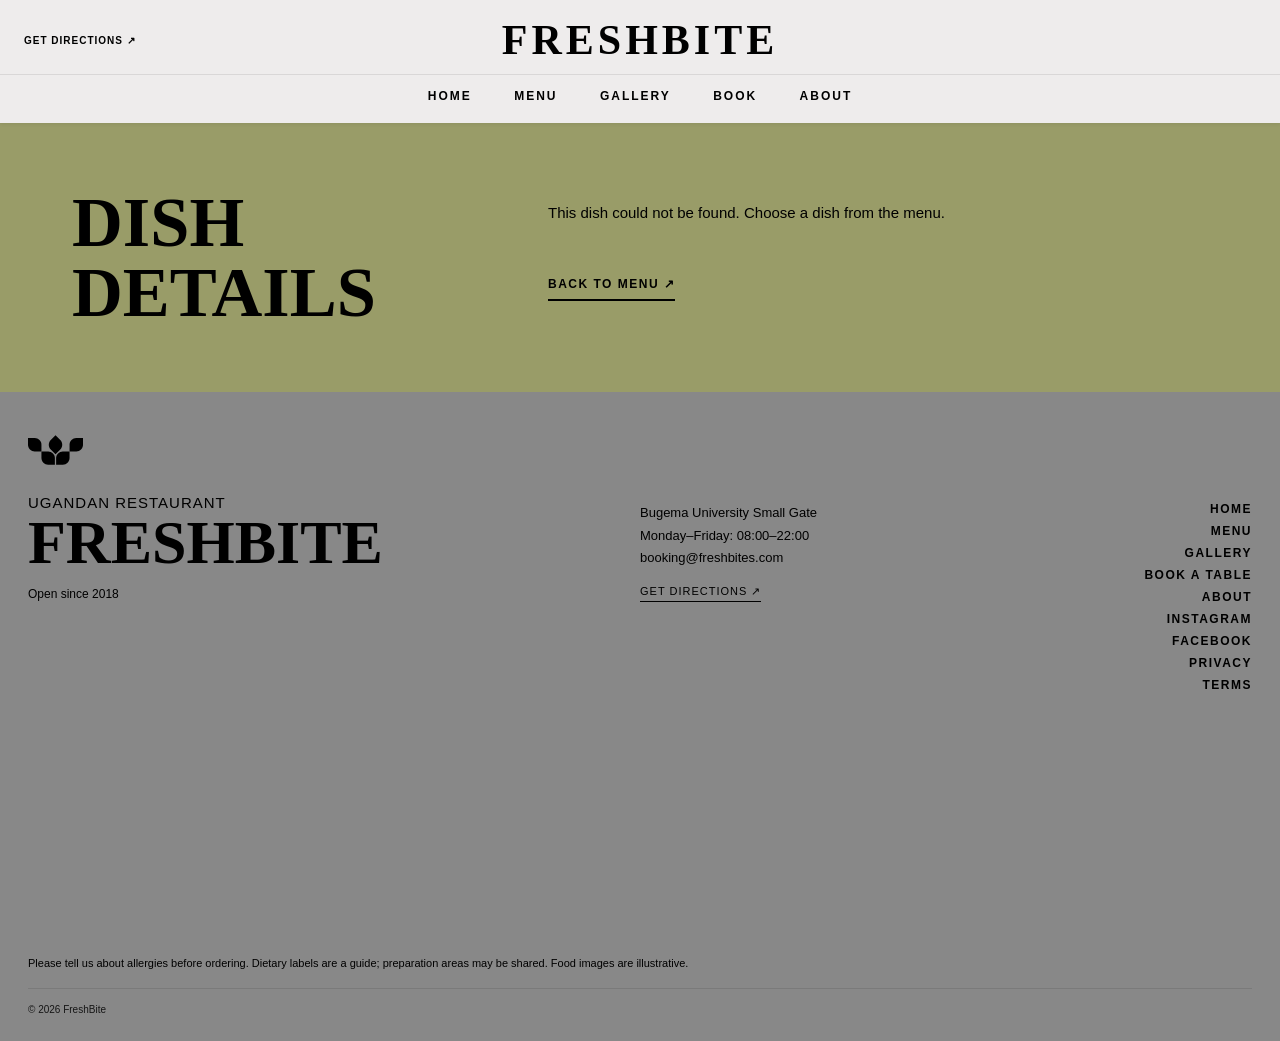
<file: dish.html>
<!DOCTYPE html>
<html lang="en">
<head>
  <meta charset="UTF-8">
  <meta name="viewport" content="width=device-width, initial-scale=1.0">
  <meta name="description" content="View a FreshBite dish and request a table at Bugema University Small Gate.">
  <meta name="theme-color" content="#999c68">
  <meta property="og:type" content="website">
  <meta property="og:title" content="Dish Details — FreshBite">
  <meta property="og:description" content="View a FreshBite dish and request a table at Bugema University Small Gate.">
  <meta property="og:image" content="images/hero.webp">
  <meta name="twitter:card" content="summary_large_image">
  <title>Dish Details — FreshBite</title>
  <link rel="icon" type="image/svg+xml" href="data:image/svg+xml,%3Csvg xmlns='http://www.w3.org/2000/svg' viewBox='0 0 180 97'%3E%3Cpath fill='%23999c68' d='M92 75c0-12.15 9.85-22 22-22h22v22c0 12.15-9.85 22-22 22H92V75Z'/%3E%3Cpath fill='%23999c68' d='M136 31c0-12.15 9.85-22 22-22h22v22c0 12.15-9.85 22-22 22h-22V31Z'/%3E%3Cpath fill='%23999c68' d='M88 75c0-12.15-9.85-22-22-22H44v22c0 12.15 9.85 22 22 22h22V75Z'/%3E%3Cpath fill='%23999c68' d='M44 31c0-12.15-9.85-22-22-22H0v22c0 12.15 9.85 22 22 22h22V31Z'/%3E%3Cpath fill='%23999c68' d='M74.556 46.67c-8.591-8.592-8.591-22.522 0-31.113L90.113 0l15.556 15.556c8.592 8.591 8.592 22.521 0 31.113L90.113 62.226 74.556 46.67Z'/%3E%3C/svg%3E">
  <link rel="stylesheet" href="css/style.css">
  <link rel="stylesheet" href="css/freshbite.css">
</head>
<body>
  <a class="skip-link" href="#main">Skip to content</a>
  <nav class="topnav" id="myTopnav" aria-label="Main navigation">
    <div class="nav-top-row">
      <a class="nav-directions" href="https://www.google.com/maps/search/?api=1&amp;query=Bugema+University+Small+Gate+Uganda" target="_blank" rel="noopener noreferrer" aria-label="Get directions to FreshBite"><span>GET DIRECTIONS </span>↗</a>
      <a class="logo" href="index.html" aria-label="FreshBite home">FRESHBITE</a>
      <button class="nav-hamburger" id="navHamburger" type="button" aria-label="Open navigation" aria-expanded="false" aria-controls="navLinks">&#9776;</button>
    </div>
    <div class="nav-links" id="navLinks">
      <a href="index.html">HOME</a>
      <a href="menu.html">MENU</a>
      <a href="index.html#gallery">GALLERY</a>
      <a href="book-a-table.html">BOOK</a>
      <a href="about.html">ABOUT</a>
    </div>
  </nav>
  <main id="main" class="abt-cont-box">
    <section class="about-box dish-page" id="heroSection"><div class="text-name"><h1 id="dish-title">DISH<br>DETAILS</h1></div><div class="text-pra"><p id="dish-description">Choose a dish from our menu to see its details.</p><p class="detail-price" id="dish-price"></p><p class="detail-tags" id="dish-tags"></p><a class="btn-primary" id="dish-book" href="book-a-table.html" hidden>BOOK A TABLE FOR THIS DISH</a><p><a class="plain-link" href="menu.html">BACK TO MENU ↗</a></p></div></section>
    <div class="dish-photo" id="dish-photo" hidden><img id="dish-image" alt="" width="1536" height="1024"></div>
  </main>
  <footer class="footer">
    <div class="footer-logo">
      <svg preserveAspectRatio="xMidYMid meet" viewBox="0 0 180 97" xmlns="http://www.w3.org/2000/svg" aria-hidden="true">
        <path fill="#000" d="M92 75c0-12.15 9.85-22 22-22h22v22c0 12.15-9.85 22-22 22H92V75Z"/>
        <path fill="#000" d="M136 31c0-12.15 9.85-22 22-22h22v22c0 12.15-9.85 22-22 22h-22V31Z"/>
        <path fill="#000" d="M88 75c0-12.15-9.85-22-22-22H44v22c0 12.15 9.85 22 22 22h22V75Z"/>
        <path fill="#000" d="M44 31c0-12.15-9.85-22-22-22H0v22c0 12.15 9.85 22 22 22h22V31Z"/>
        <path fill="#000" d="M74.556 46.67c-8.591-8.592-8.591-22.522 0-31.113L90.113 0l15.556 15.556c8.592 8.591 8.592 22.521 0 31.113L90.113 62.226 74.556 46.67Z"/>
      </svg>
    </div>
    <div class="footer-box">
      <div class="footer-box1"><p>UGANDAN RESTAURANT</p><b>FRESHBITE</b><p class="footer-since">Open since 2018</p></div>
      <div class="footer-box2">Bugema University Small Gate<br>Monday–Friday: 08:00–22:00<br><a href="mailto:booking@freshbites.com">booking@freshbites.com</a><br><a class="footer-directions" href="https://www.google.com/maps/search/?api=1&amp;query=Bugema+University+Small+Gate+Uganda" target="_blank" rel="noopener noreferrer">GET DIRECTIONS ↗</a></div>
      <div class="footer-box3"><a href="index.html">HOME</a><a href="menu.html">MENU</a><a href="index.html#gallery">GALLERY</a><a href="book-a-table.html">BOOK A TABLE</a><a href="about.html">ABOUT</a><a role="link" aria-disabled="true">INSTAGRAM</a><a role="link" aria-disabled="true">FACEBOOK</a><a href="information.html#privacy">PRIVACY</a><a href="information.html#terms">TERMS</a></div>
    </div>
    <div class="footer-map"><iframe title="Map of Bugema University Small Gate, Uganda" src="https://maps.google.com/maps?q=Bugema%20University%20Small%20Gate%20Uganda&amp;z=15&amp;output=embed" width="1200" height="240" loading="lazy" referrerpolicy="no-referrer-when-downgrade" allowfullscreen></iframe></div>
    <p class="dietary-notice">Please tell us about allergies before ordering. Dietary labels are a guide; preparation areas may be shared. Food images are illustrative.</p>
    <p>© <span data-year>2026</span> FreshBite</p>
  </footer>
  <script src="js/main.js"></script>
  <script src="js/menu-data.js"></script>
  <script src="js/dish.js"></script>
</body>
</html>
</file>
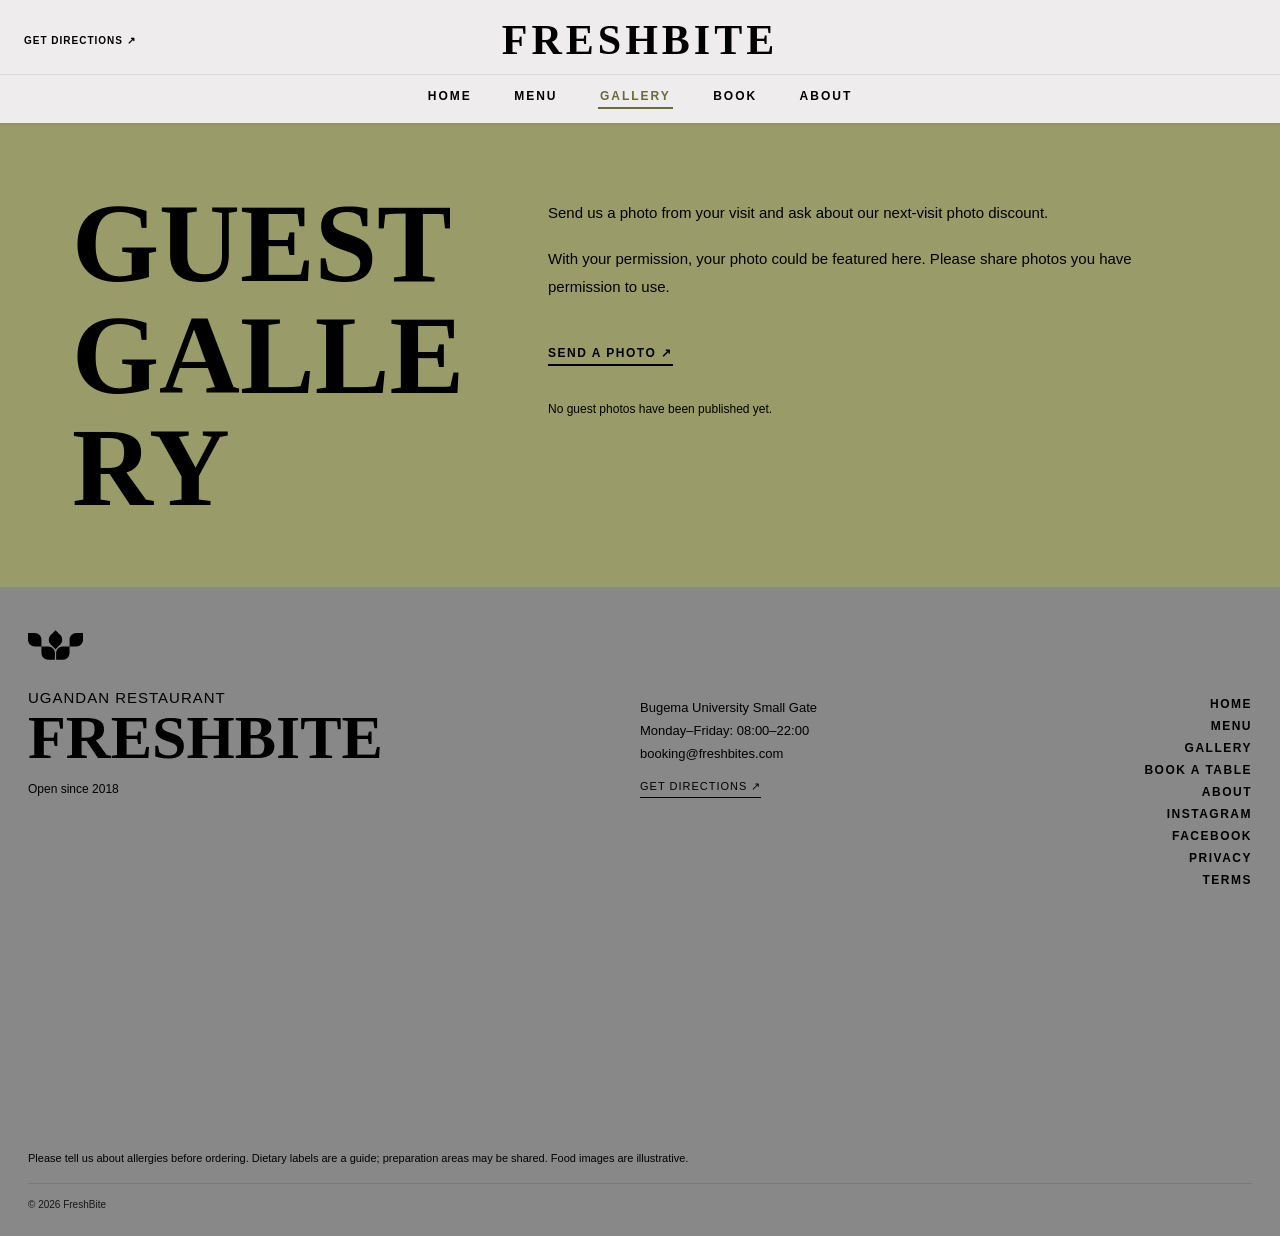
<file: gallery.html>
<!DOCTYPE html>
<html lang="en">
<head>
  <meta charset="UTF-8">
  <meta name="viewport" content="width=device-width, initial-scale=1.0">
  <meta name="description" content="Share a photo from your FreshBite visit and ask about our next-visit photo discount.">
  <meta name="theme-color" content="#999c68">
  <meta property="og:type" content="website">
  <meta property="og:title" content="Guest Gallery — FreshBite">
  <meta property="og:description" content="Share a photo from your FreshBite visit and ask about our next-visit photo discount.">
  <meta property="og:image" content="images/hero.webp">
  <meta name="twitter:card" content="summary_large_image">
  <title>Guest Gallery — FreshBite</title>
  <link rel="icon" type="image/svg+xml" href="data:image/svg+xml,%3Csvg xmlns='http://www.w3.org/2000/svg' viewBox='0 0 180 97'%3E%3Cpath fill='%23999c68' d='M92 75c0-12.15 9.85-22 22-22h22v22c0 12.15-9.85 22-22 22H92V75Z'/%3E%3Cpath fill='%23999c68' d='M136 31c0-12.15 9.85-22 22-22h22v22c0 12.15-9.85 22-22 22h-22V31Z'/%3E%3Cpath fill='%23999c68' d='M88 75c0-12.15-9.85-22-22-22H44v22c0 12.15 9.85 22 22 22h22V75Z'/%3E%3Cpath fill='%23999c68' d='M44 31c0-12.15-9.85-22-22-22H0v22c0 12.15 9.85 22 22 22h22V31Z'/%3E%3Cpath fill='%23999c68' d='M74.556 46.67c-8.591-8.592-8.591-22.522 0-31.113L90.113 0l15.556 15.556c8.592 8.591 8.592 22.521 0 31.113L90.113 62.226 74.556 46.67Z'/%3E%3C/svg%3E">
  <link rel="stylesheet" href="css/style.css">
  <link rel="stylesheet" href="css/freshbite.css">
</head>
<body>
  <a class="skip-link" href="#main">Skip to content</a>
  <nav class="topnav" id="myTopnav" aria-label="Main navigation">
    <div class="nav-top-row">
      <a class="nav-directions" href="https://www.google.com/maps/search/?api=1&amp;query=Bugema+University+Small+Gate+Uganda" target="_blank" rel="noopener noreferrer" aria-label="Get directions to FreshBite"><span>GET DIRECTIONS </span>↗</a>
      <a class="logo" href="index.html" aria-label="FreshBite home">FRESHBITE</a>
      <button class="nav-hamburger" id="navHamburger" type="button" aria-label="Open navigation" aria-expanded="false" aria-controls="navLinks">&#9776;</button>
    </div>
    <div class="nav-links" id="navLinks">
      <a href="index.html">HOME</a>
      <a href="menu.html">MENU</a>
      <a href="index.html#gallery" class="active" aria-current="page">GALLERY</a>
      <a href="book-a-table.html">BOOK</a>
      <a href="about.html">ABOUT</a>
    </div>
  </nav>
  <main id="main" class="abt-cont-box">
    <section class="about-box gallery-page" id="heroSection" aria-labelledby="gallery-heading"><h1 class="text-name" id="gallery-heading">GUEST<br>GALLERY</h1><div class="text-pra"><p>Send us a photo from your visit and ask about our next-visit photo discount.</p><p>With your permission, your photo could be featured here. Please share photos you have permission to use.</p><a class="plain-link" data-photo-share href="mailto:booking@freshbites.com?subject=FreshBite%20guest%20photo&amp;body=Hello%20FreshBite%2C%0A%0AI%20would%20like%20to%20share%20a%20photo%20from%20my%20visit.%20Please%20tell%20me%20about%20the%20gallery%20and%20next-visit%20photo%20discount.%0A%0AI%20will%20attach%20my%20photo%20before%20sending.">SEND A PHOTO ↗</a><p class="gallery-status">No guest photos have been published yet.</p></div></section>
  </main>
  <footer class="footer">
    <div class="footer-logo">
      <svg preserveAspectRatio="xMidYMid meet" viewBox="0 0 180 97" xmlns="http://www.w3.org/2000/svg" aria-hidden="true">
        <path fill="#000" d="M92 75c0-12.15 9.85-22 22-22h22v22c0 12.15-9.85 22-22 22H92V75Z"/>
        <path fill="#000" d="M136 31c0-12.15 9.85-22 22-22h22v22c0 12.15-9.85 22-22 22h-22V31Z"/>
        <path fill="#000" d="M88 75c0-12.15-9.85-22-22-22H44v22c0 12.15 9.85 22 22 22h22V75Z"/>
        <path fill="#000" d="M44 31c0-12.15-9.85-22-22-22H0v22c0 12.15 9.85 22 22 22h22V31Z"/>
        <path fill="#000" d="M74.556 46.67c-8.591-8.592-8.591-22.522 0-31.113L90.113 0l15.556 15.556c8.592 8.591 8.592 22.521 0 31.113L90.113 62.226 74.556 46.67Z"/>
      </svg>
    </div>
    <div class="footer-box">
      <div class="footer-box1"><p>UGANDAN RESTAURANT</p><b>FRESHBITE</b><p class="footer-since">Open since 2018</p></div>
      <div class="footer-box2">Bugema University Small Gate<br>Monday–Friday: 08:00–22:00<br><a href="mailto:booking@freshbites.com">booking@freshbites.com</a><br><a class="footer-directions" href="https://www.google.com/maps/search/?api=1&amp;query=Bugema+University+Small+Gate+Uganda" target="_blank" rel="noopener noreferrer">GET DIRECTIONS ↗</a></div>
      <div class="footer-box3"><a href="index.html">HOME</a><a href="menu.html">MENU</a><a href="index.html#gallery">GALLERY</a><a href="book-a-table.html">BOOK A TABLE</a><a href="about.html">ABOUT</a><a role="link" aria-disabled="true">INSTAGRAM</a><a role="link" aria-disabled="true">FACEBOOK</a><a href="information.html#privacy">PRIVACY</a><a href="information.html#terms">TERMS</a></div>
    </div>
    <div class="footer-map"><iframe title="Map of Bugema University Small Gate, Uganda" src="https://maps.google.com/maps?q=Bugema%20University%20Small%20Gate%20Uganda&amp;z=15&amp;output=embed" width="1200" height="240" loading="lazy" referrerpolicy="no-referrer-when-downgrade" allowfullscreen></iframe></div>
    <p class="dietary-notice">Please tell us about allergies before ordering. Dietary labels are a guide; preparation areas may be shared. Food images are illustrative.</p>
    <p>© <span data-year>2026</span> FreshBite</p>
  </footer>
  <script src="js/main.js"></script>

</body>
</html>
</file>
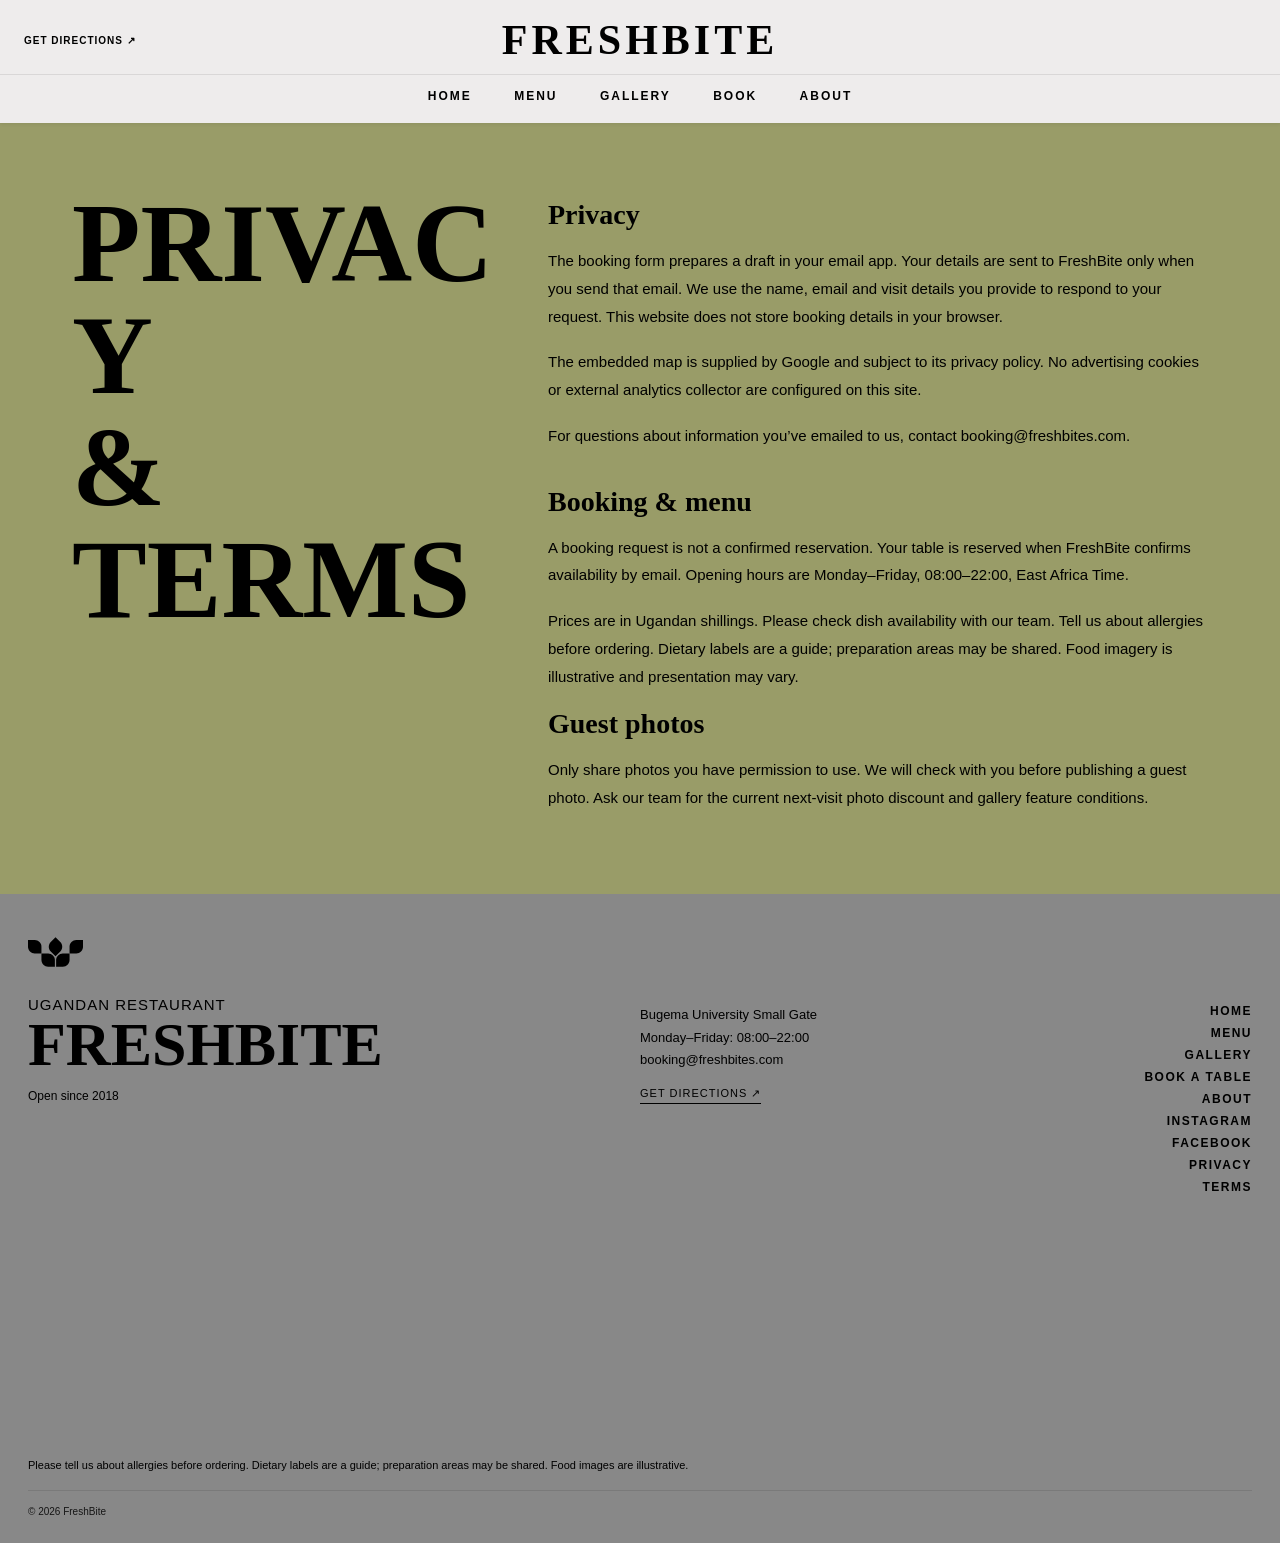
<file: information.html>
<!DOCTYPE html>
<html lang="en">
<head>
  <meta charset="UTF-8">
  <meta name="viewport" content="width=device-width, initial-scale=1.0">
  <meta name="description" content="Booking information, privacy, dietary notes and photo-sharing terms for FreshBite.">
  <meta name="theme-color" content="#999c68">
  <meta property="og:type" content="website">
  <meta property="og:title" content="Privacy &amp; Terms — FreshBite">
  <meta property="og:description" content="Booking information, privacy, dietary notes and photo-sharing terms for FreshBite.">
  <meta property="og:image" content="images/hero.webp">
  <meta name="twitter:card" content="summary_large_image">
  <title>Privacy &amp; Terms — FreshBite</title>
  <link rel="icon" type="image/svg+xml" href="data:image/svg+xml,%3Csvg xmlns='http://www.w3.org/2000/svg' viewBox='0 0 180 97'%3E%3Cpath fill='%23999c68' d='M92 75c0-12.15 9.85-22 22-22h22v22c0 12.15-9.85 22-22 22H92V75Z'/%3E%3Cpath fill='%23999c68' d='M136 31c0-12.15 9.85-22 22-22h22v22c0 12.15-9.85 22-22 22h-22V31Z'/%3E%3Cpath fill='%23999c68' d='M88 75c0-12.15-9.85-22-22-22H44v22c0 12.15 9.85 22 22 22h22V75Z'/%3E%3Cpath fill='%23999c68' d='M44 31c0-12.15-9.85-22-22-22H0v22c0 12.15 9.85 22 22 22h22V31Z'/%3E%3Cpath fill='%23999c68' d='M74.556 46.67c-8.591-8.592-8.591-22.522 0-31.113L90.113 0l15.556 15.556c8.592 8.591 8.592 22.521 0 31.113L90.113 62.226 74.556 46.67Z'/%3E%3C/svg%3E">
  <link rel="stylesheet" href="css/style.css">
  <link rel="stylesheet" href="css/freshbite.css">
</head>
<body>
  <a class="skip-link" href="#main">Skip to content</a>
  <nav class="topnav" id="myTopnav" aria-label="Main navigation">
    <div class="nav-top-row">
      <a class="nav-directions" href="https://www.google.com/maps/search/?api=1&amp;query=Bugema+University+Small+Gate+Uganda" target="_blank" rel="noopener noreferrer" aria-label="Get directions to FreshBite"><span>GET DIRECTIONS </span>↗</a>
      <a class="logo" href="index.html" aria-label="FreshBite home">FRESHBITE</a>
      <button class="nav-hamburger" id="navHamburger" type="button" aria-label="Open navigation" aria-expanded="false" aria-controls="navLinks">&#9776;</button>
    </div>
    <div class="nav-links" id="navLinks">
      <a href="index.html">HOME</a>
      <a href="menu.html">MENU</a>
      <a href="index.html#gallery">GALLERY</a>
      <a href="book-a-table.html">BOOK</a>
      <a href="about.html">ABOUT</a>
    </div>
  </nav>
  <main id="main" class="abt-cont-box">
    <section class="about-box" id="heroSection"><h1 class="text-name">PRIVACY<br>&amp; TERMS</h1><div class="text-pra"><section id="privacy"><h2>Privacy</h2><p>The booking form prepares a draft in your email app. Your details are sent to FreshBite only when you send that email. We use the name, email and visit details you provide to respond to your request. This website does not store booking details in your browser.</p><p>The embedded map is supplied by Google and subject to its privacy policy. No advertising cookies or external analytics collector are configured on this site.</p><p>For questions about information you’ve emailed to us, contact booking@freshbites.com.</p></section><section id="terms"><h2>Booking &amp; menu</h2><p>A booking request is not a confirmed reservation. Your table is reserved when FreshBite confirms availability by email. Opening hours are Monday–Friday, 08:00–22:00, East Africa Time.</p><p>Prices are in Ugandan shillings. Please check dish availability with our team. Tell us about allergies before ordering. Dietary labels are a guide; preparation areas may be shared. Food imagery is illustrative and presentation may vary.</p><h2>Guest photos</h2><p>Only share photos you have permission to use. We will check with you before publishing a guest photo. Ask our team for the current next-visit photo discount and gallery feature conditions.</p></section></div></section>
  </main>
  <footer class="footer">
    <div class="footer-logo">
      <svg preserveAspectRatio="xMidYMid meet" viewBox="0 0 180 97" xmlns="http://www.w3.org/2000/svg" aria-hidden="true">
        <path fill="#000" d="M92 75c0-12.15 9.85-22 22-22h22v22c0 12.15-9.85 22-22 22H92V75Z"/>
        <path fill="#000" d="M136 31c0-12.15 9.85-22 22-22h22v22c0 12.15-9.85 22-22 22h-22V31Z"/>
        <path fill="#000" d="M88 75c0-12.15-9.85-22-22-22H44v22c0 12.15 9.85 22 22 22h22V75Z"/>
        <path fill="#000" d="M44 31c0-12.15-9.85-22-22-22H0v22c0 12.15 9.85 22 22 22h22V31Z"/>
        <path fill="#000" d="M74.556 46.67c-8.591-8.592-8.591-22.522 0-31.113L90.113 0l15.556 15.556c8.592 8.591 8.592 22.521 0 31.113L90.113 62.226 74.556 46.67Z"/>
      </svg>
    </div>
    <div class="footer-box">
      <div class="footer-box1"><p>UGANDAN RESTAURANT</p><b>FRESHBITE</b><p class="footer-since">Open since 2018</p></div>
      <div class="footer-box2">Bugema University Small Gate<br>Monday–Friday: 08:00–22:00<br><a href="mailto:booking@freshbites.com">booking@freshbites.com</a><br><a class="footer-directions" href="https://www.google.com/maps/search/?api=1&amp;query=Bugema+University+Small+Gate+Uganda" target="_blank" rel="noopener noreferrer">GET DIRECTIONS ↗</a></div>
      <div class="footer-box3"><a href="index.html">HOME</a><a href="menu.html">MENU</a><a href="index.html#gallery">GALLERY</a><a href="book-a-table.html">BOOK A TABLE</a><a href="about.html">ABOUT</a><a role="link" aria-disabled="true">INSTAGRAM</a><a role="link" aria-disabled="true">FACEBOOK</a><a href="information.html#privacy">PRIVACY</a><a href="information.html#terms">TERMS</a></div>
    </div>
    <div class="footer-map"><iframe title="Map of Bugema University Small Gate, Uganda" src="https://maps.google.com/maps?q=Bugema%20University%20Small%20Gate%20Uganda&amp;z=15&amp;output=embed" width="1200" height="240" loading="lazy" referrerpolicy="no-referrer-when-downgrade" allowfullscreen></iframe></div>
    <p class="dietary-notice">Please tell us about allergies before ordering. Dietary labels are a guide; preparation areas may be shared. Food images are illustrative.</p>
    <p>© <span data-year>2026</span> FreshBite</p>
  </footer>
  <script src="js/main.js"></script>

</body>
</html>
</file>
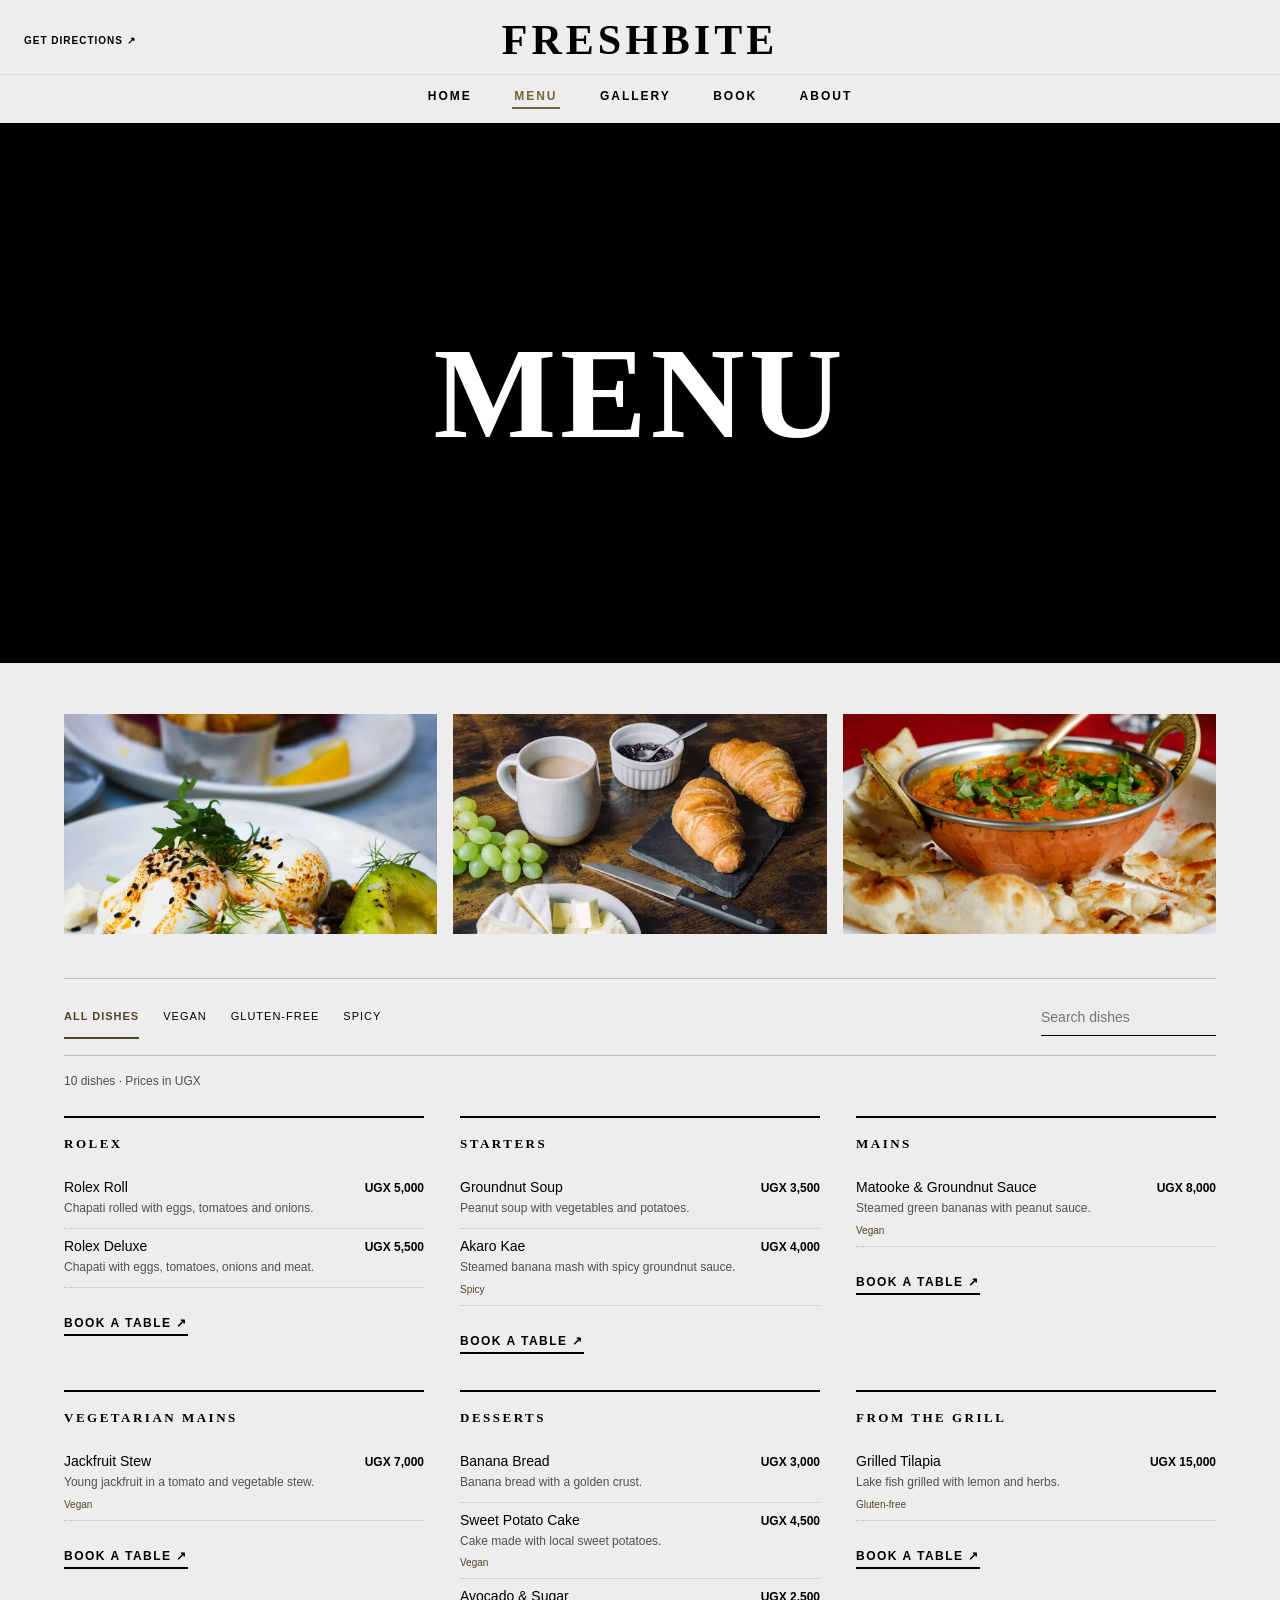
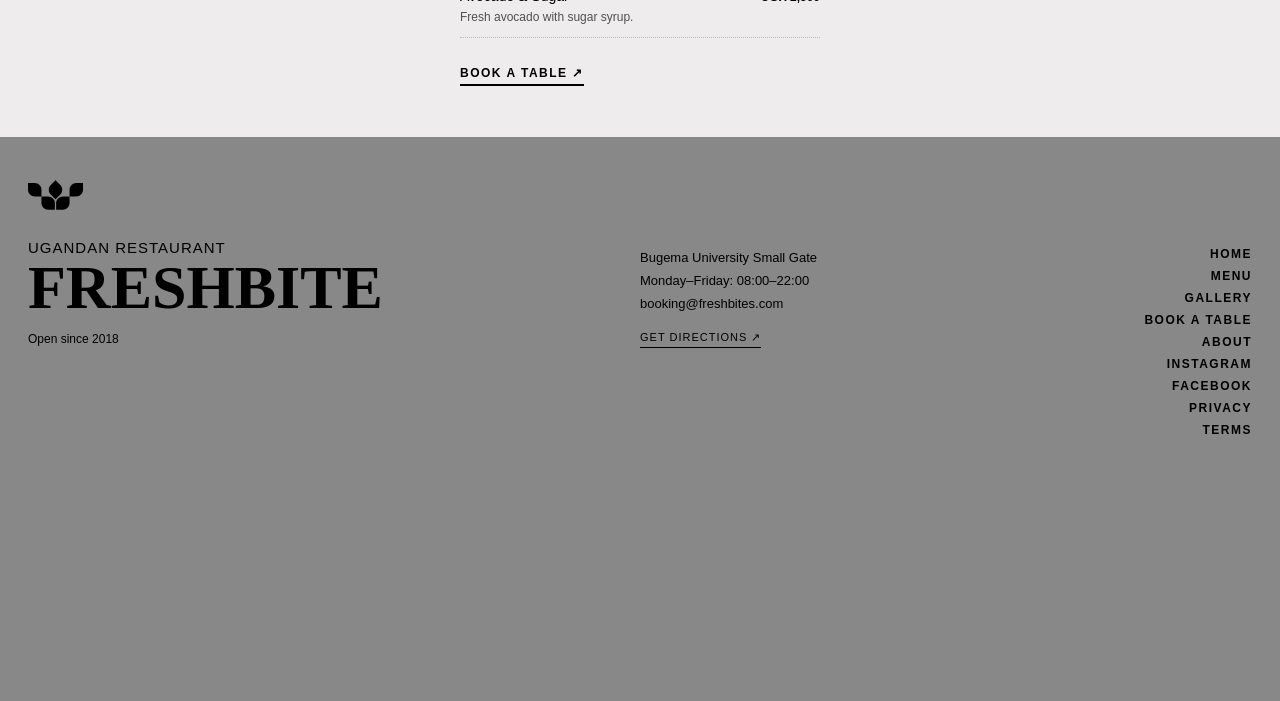
<file: menu.html>
<!DOCTYPE html>
<html lang="en">
<head>
  <meta charset="UTF-8">
  <meta name="viewport" content="width=device-width, initial-scale=1.0">
  <meta name="description" content="FreshBite starters, mains and desserts, with UGX prices and Vegan, Gluten-free and Spicy filters.">
  <meta name="theme-color" content="#999c68">
  <meta property="og:type" content="website">
  <meta property="og:title" content="Menu — FreshBite">
  <meta property="og:description" content="FreshBite starters, mains and desserts, with UGX prices and Vegan, Gluten-free and Spicy filters.">
  <meta property="og:image" content="images/hero.webp">
  <meta name="twitter:card" content="summary_large_image">
  <title>Menu — FreshBite</title>
  <link rel="icon" type="image/svg+xml" href="data:image/svg+xml,%3Csvg xmlns='http://www.w3.org/2000/svg' viewBox='0 0 180 97'%3E%3Cpath fill='%23999c68' d='M92 75c0-12.15 9.85-22 22-22h22v22c0 12.15-9.85 22-22 22H92V75Z'/%3E%3Cpath fill='%23999c68' d='M136 31c0-12.15 9.85-22 22-22h22v22c0 12.15-9.85 22-22 22h-22V31Z'/%3E%3Cpath fill='%23999c68' d='M88 75c0-12.15-9.85-22-22-22H44v22c0 12.15 9.85 22 22 22h22V75Z'/%3E%3Cpath fill='%23999c68' d='M44 31c0-12.15-9.85-22-22-22H0v22c0 12.15 9.85 22 22 22h22V31Z'/%3E%3Cpath fill='%23999c68' d='M74.556 46.67c-8.591-8.592-8.591-22.522 0-31.113L90.113 0l15.556 15.556c8.592 8.591 8.592 22.521 0 31.113L90.113 62.226 74.556 46.67Z'/%3E%3C/svg%3E">
  <link rel="stylesheet" href="css/style.css">
  <link rel="stylesheet" href="css/freshbite.css">
</head>
<body>
  <a class="skip-link" href="#main">Skip to content</a>
  <nav class="topnav" id="myTopnav" aria-label="Main navigation">
    <div class="nav-top-row">
      <a class="nav-directions" href="https://www.google.com/maps/search/?api=1&amp;query=Bugema+University+Small+Gate+Uganda" target="_blank" rel="noopener noreferrer" aria-label="Get directions to FreshBite"><span>GET DIRECTIONS </span>↗</a>
      <a class="logo" href="index.html" aria-label="FreshBite home">FRESHBITE</a>
      <button class="nav-hamburger" id="navHamburger" type="button" aria-label="Open navigation" aria-expanded="false" aria-controls="navLinks">&#9776;</button>
    </div>
    <div class="nav-links" id="navLinks">
      <a href="index.html">HOME</a>
      <a href="menu.html" class="active" aria-current="page">MENU</a>
      <a href="index.html#gallery">GALLERY</a>
      <a href="book-a-table.html">BOOK</a>
      <a href="about.html">ABOUT</a>
    </div>
  </nav>
  <main id="main">
    <div class="menu-hero" id="heroSection">
    <video src="videos/menu.mp4" autoplay loop muted playsinline></video>
    <h1 class="menu-hero-title">MENU</h1>
  </div>
    <section class="menu-panel" id="menu" aria-label="Restaurant menu">
          <div class="menu-images-row">
      <div class="img-box"><img src="images/gallery-13.webp" alt="Food photograph supplied with the template" width="1200" height="1800"></div>
      <div class="img-box"><img src="images/gallery-10.webp" alt="Food photograph supplied with the template" width="600" height="400"></div>
      <div class="img-box"><img src="images/gallery-4.webp" alt="Food photograph supplied with the template" width="1200" height="800"></div>
    </div>
      <div class="menu-controls"><div class="dietary-filters" role="group" aria-label="Dietary filter"><button type="button" data-diet="all" aria-pressed="true">ALL DISHES</button><button type="button" data-diet="vegan" aria-pressed="false">VEGAN</button><button type="button" data-diet="gluten-free" aria-pressed="false">GLUTEN-FREE</button><button type="button" data-diet="spicy" aria-pressed="false">SPICY</button></div><label class="menu-search"><span class="sr-only">Search the menu</span><input type="search" id="menu-search" placeholder="Search dishes" autocomplete="off"></label></div>
      <p class="menu-status" id="menu-status" role="status" aria-live="polite">10 dishes · Prices in UGX</p>
      <div class="menu-grid">
      <section class="menu-category" data-menu-category="Rolex"><h3>Rolex</h3>
        <div class="menu-row" data-dish="rolex" id="rolex"><div class="dish-copy"><span class="dish-name"><a href="dish.html?dish=rolex">Rolex Roll</a></span><p>Chapati rolled with eggs, tomatoes and onions.</p></div><span class="dish-price">UGX 5,000</span></div>
        <div class="menu-row" data-dish="rolex-deluxe" id="rolex-deluxe"><div class="dish-copy"><span class="dish-name"><a href="dish.html?dish=rolex-deluxe">Rolex Deluxe</a></span><p>Chapati with eggs, tomatoes, onions and meat.</p></div><span class="dish-price">UGX 5,500</span></div>
        <a class="category-book" href="book-a-table.html">BOOK A TABLE ↗</a>
      </section>
      <section class="menu-category" data-menu-category="Starters"><h3>Starters</h3>
        <div class="menu-row" data-dish="groundnut-soup" id="groundnut-soup"><div class="dish-copy"><span class="dish-name"><a href="dish.html?dish=groundnut-soup">Groundnut Soup</a></span><p>Peanut soup with vegetables and potatoes.</p></div><span class="dish-price">UGX 3,500</span></div>
        <div class="menu-row" data-dish="akaro" id="akaro"><div class="dish-copy"><span class="dish-name"><a href="dish.html?dish=akaro">Akaro Kae</a></span><p>Steamed banana mash with spicy groundnut sauce.</p><small class="dish-tags">Spicy</small></div><span class="dish-price">UGX 4,000</span></div>
        <a class="category-book" href="book-a-table.html">BOOK A TABLE ↗</a>
      </section>
      <section class="menu-category" data-menu-category="Mains"><h3>Mains</h3>
        <div class="menu-row" data-dish="matooke" id="matooke"><div class="dish-copy"><span class="dish-name"><a href="dish.html?dish=matooke">Matooke &amp; Groundnut Sauce</a></span><p>Steamed green bananas with peanut sauce.</p><small class="dish-tags">Vegan</small></div><span class="dish-price">UGX 8,000</span></div>
        <a class="category-book" href="book-a-table.html">BOOK A TABLE ↗</a>
      </section>
      <section class="menu-category" data-menu-category="Vegetarian mains"><h3>Vegetarian mains</h3>
        <div class="menu-row" data-dish="jackfruit" id="jackfruit"><div class="dish-copy"><span class="dish-name"><a href="dish.html?dish=jackfruit">Jackfruit Stew</a></span><p>Young jackfruit in a tomato and vegetable stew.</p><small class="dish-tags">Vegan</small></div><span class="dish-price">UGX 7,000</span></div>
        <a class="category-book" href="book-a-table.html">BOOK A TABLE ↗</a>
      </section>
      <section class="menu-category" data-menu-category="Desserts"><h3>Desserts</h3>
        <div class="menu-row" data-dish="banana-bread" id="banana-bread"><div class="dish-copy"><span class="dish-name"><a href="dish.html?dish=banana-bread">Banana Bread</a></span><p>Banana bread with a golden crust.</p></div><span class="dish-price">UGX 3,000</span></div>
        <div class="menu-row" data-dish="sweet-potato" id="sweet-potato"><div class="dish-copy"><span class="dish-name"><a href="dish.html?dish=sweet-potato">Sweet Potato Cake</a></span><p>Cake made with local sweet potatoes.</p><small class="dish-tags">Vegan</small></div><span class="dish-price">UGX 4,500</span></div>
        <div class="menu-row" data-dish="avocado" id="avocado"><div class="dish-copy"><span class="dish-name"><a href="dish.html?dish=avocado">Avocado &amp; Sugar</a></span><p>Fresh avocado with sugar syrup.</p></div><span class="dish-price">UGX 2,500</span></div>
        <a class="category-book" href="book-a-table.html">BOOK A TABLE ↗</a>
      </section>
      <section class="menu-category" data-menu-category="From the grill"><h3>From the grill</h3>
        <div class="menu-row" data-dish="tilapia" id="tilapia"><div class="dish-copy"><span class="dish-name"><a href="dish.html?dish=tilapia">Grilled Tilapia</a></span><p>Lake fish grilled with lemon and herbs.</p><small class="dish-tags">Gluten-free</small></div><span class="dish-price">UGX 15,000</span></div>
        <a class="category-book" href="book-a-table.html">BOOK A TABLE ↗</a>
      </section>
      </div>
      <div class="empty-menu" hidden><p>No matching dishes.</p><button type="button" id="clear-filters">CLEAR FILTERS</button></div>
      <noscript><p>All dishes are listed below. Enable JavaScript to use dietary filters.</p></noscript>
    </section>
  </main>
  <footer class="footer">
    <div class="footer-logo">
      <svg preserveAspectRatio="xMidYMid meet" viewBox="0 0 180 97" xmlns="http://www.w3.org/2000/svg" aria-hidden="true">
        <path fill="#000" d="M92 75c0-12.15 9.85-22 22-22h22v22c0 12.15-9.85 22-22 22H92V75Z"/>
        <path fill="#000" d="M136 31c0-12.15 9.85-22 22-22h22v22c0 12.15-9.85 22-22 22h-22V31Z"/>
        <path fill="#000" d="M88 75c0-12.15-9.85-22-22-22H44v22c0 12.15 9.85 22 22 22h22V75Z"/>
        <path fill="#000" d="M44 31c0-12.15-9.85-22-22-22H0v22c0 12.15 9.85 22 22 22h22V31Z"/>
        <path fill="#000" d="M74.556 46.67c-8.591-8.592-8.591-22.522 0-31.113L90.113 0l15.556 15.556c8.592 8.591 8.592 22.521 0 31.113L90.113 62.226 74.556 46.67Z"/>
      </svg>
    </div>
    <div class="footer-box">
      <div class="footer-box1"><p>UGANDAN RESTAURANT</p><b>FRESHBITE</b><p class="footer-since">Open since 2018</p></div>
      <div class="footer-box2">Bugema University Small Gate<br>Monday–Friday: 08:00–22:00<br><a href="mailto:booking@freshbites.com">booking@freshbites.com</a><br><a class="footer-directions" href="https://www.google.com/maps/search/?api=1&amp;query=Bugema+University+Small+Gate+Uganda" target="_blank" rel="noopener noreferrer">GET DIRECTIONS ↗</a></div>
      <div class="footer-box3"><a href="index.html">HOME</a><a href="menu.html">MENU</a><a href="index.html#gallery">GALLERY</a><a href="book-a-table.html">BOOK A TABLE</a><a href="about.html">ABOUT</a><a role="link" aria-disabled="true">INSTAGRAM</a><a role="link" aria-disabled="true">FACEBOOK</a><a href="information.html#privacy">PRIVACY</a><a href="information.html#terms">TERMS</a></div>
    </div>
    <div class="footer-map"><iframe title="Map of Bugema University Small Gate, Uganda" src="https://maps.google.com/maps?q=Bugema%20University%20Small%20Gate%20Uganda&amp;z=15&amp;output=embed" width="1200" height="240" loading="lazy" referrerpolicy="no-referrer-when-downgrade" allowfullscreen></iframe></div>
      </footer>
  <script src="js/main.js"></script>
  <script src="js/menu-data.js"></script>
  <script src="js/menu.js"></script>
</body>
</html>
</file>
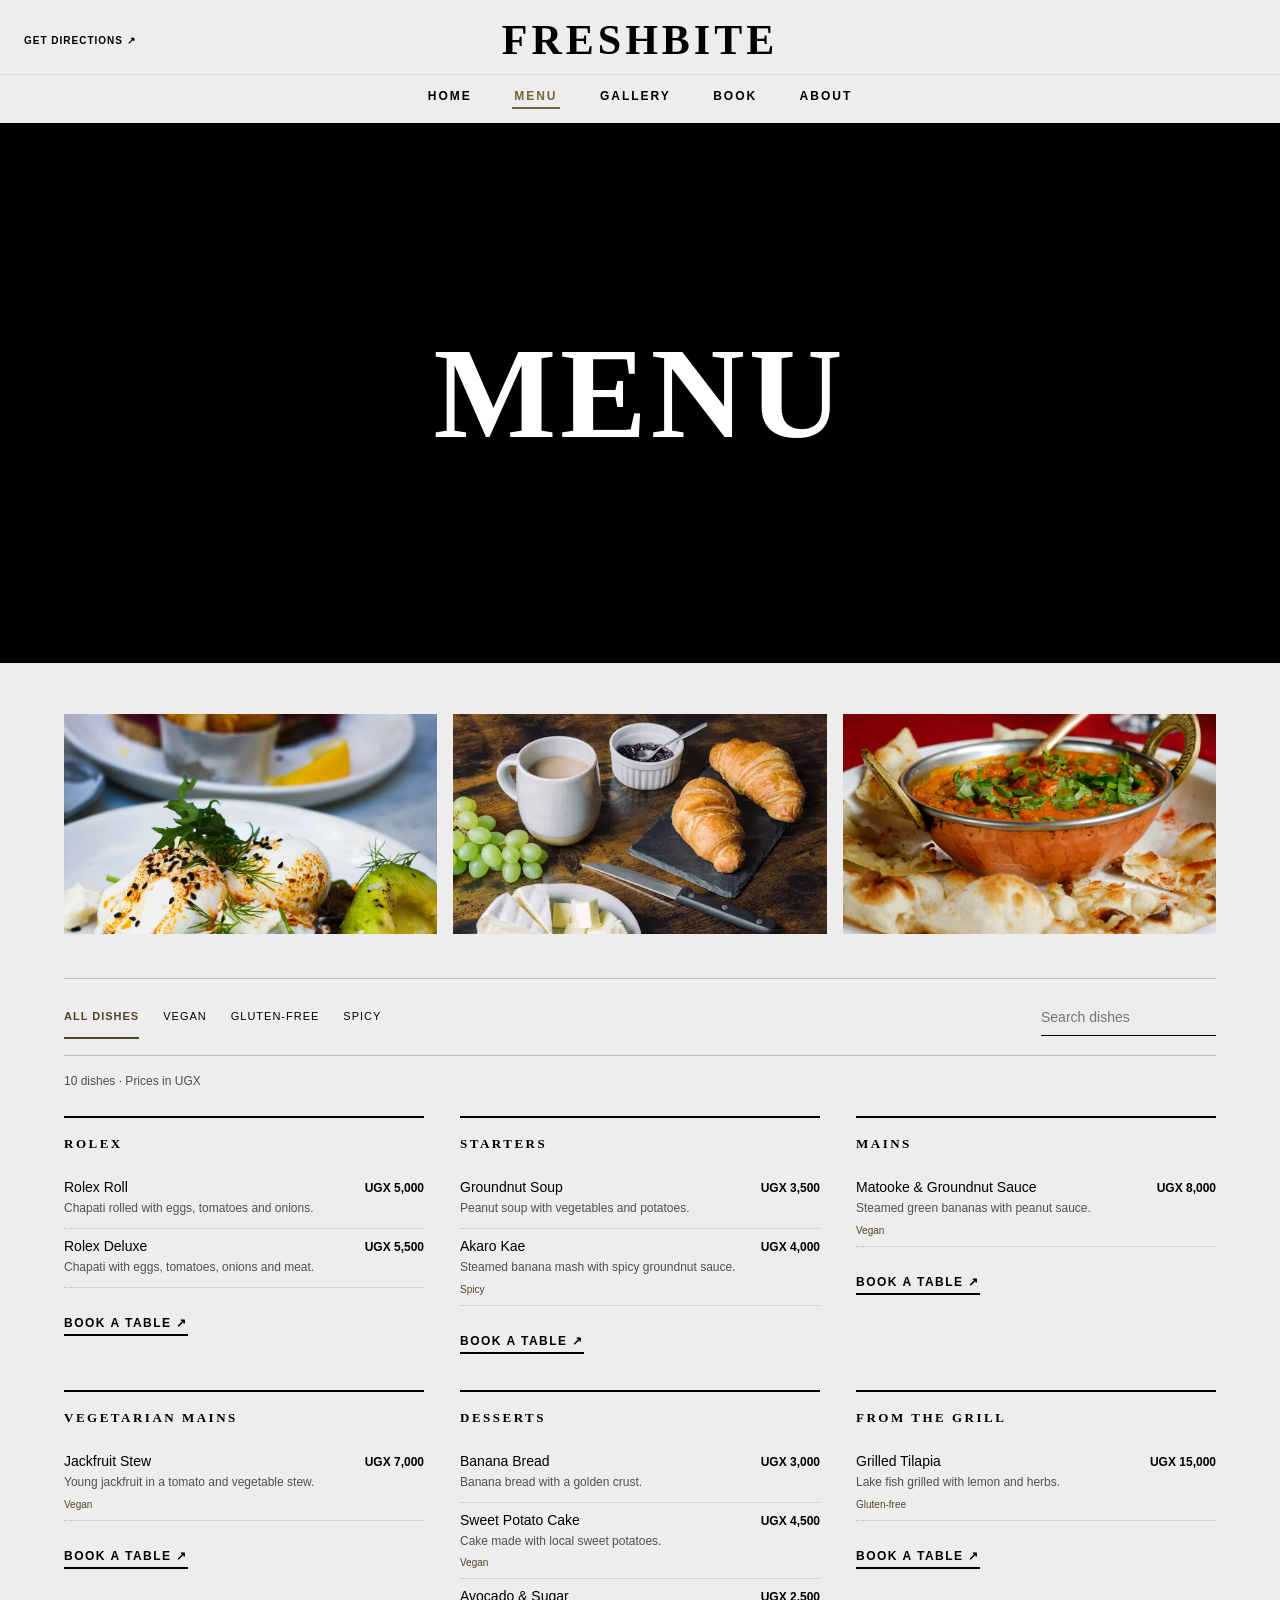
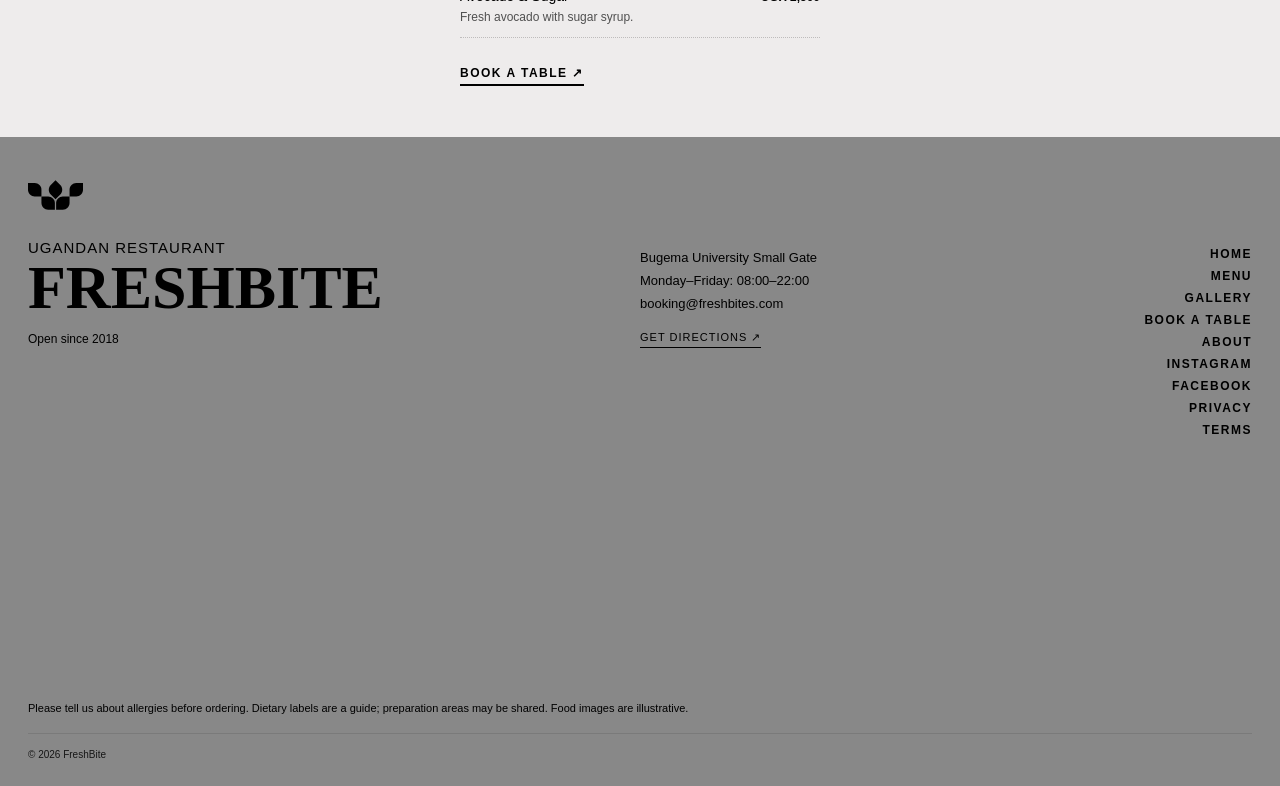
<file: freshbite/menu.html>
<!DOCTYPE html>
<html lang="en">
<head>
  <meta charset="UTF-8">
  <meta name="viewport" content="width=device-width, initial-scale=1.0">
  <meta name="description" content="FreshBite starters, mains and desserts, with UGX prices and Vegan, Gluten-free and Spicy filters.">
  <meta name="theme-color" content="#999c68">
  <meta property="og:type" content="website">
  <meta property="og:title" content="Menu — FreshBite">
  <meta property="og:description" content="FreshBite starters, mains and desserts, with UGX prices and Vegan, Gluten-free and Spicy filters.">
  <meta property="og:image" content="images/hero.webp">
  <meta name="twitter:card" content="summary_large_image">
  <title>Menu — FreshBite</title>
  <link rel="icon" type="image/svg+xml" href="data:image/svg+xml,%3Csvg xmlns='http://www.w3.org/2000/svg' viewBox='0 0 180 97'%3E%3Cpath fill='%23999c68' d='M92 75c0-12.15 9.85-22 22-22h22v22c0 12.15-9.85 22-22 22H92V75Z'/%3E%3Cpath fill='%23999c68' d='M136 31c0-12.15 9.85-22 22-22h22v22c0 12.15-9.85 22-22 22h-22V31Z'/%3E%3Cpath fill='%23999c68' d='M88 75c0-12.15-9.85-22-22-22H44v22c0 12.15 9.85 22 22 22h22V75Z'/%3E%3Cpath fill='%23999c68' d='M44 31c0-12.15-9.85-22-22-22H0v22c0 12.15 9.85 22 22 22h22V31Z'/%3E%3Cpath fill='%23999c68' d='M74.556 46.67c-8.591-8.592-8.591-22.522 0-31.113L90.113 0l15.556 15.556c8.592 8.591 8.592 22.521 0 31.113L90.113 62.226 74.556 46.67Z'/%3E%3C/svg%3E">
  <link rel="stylesheet" href="css/style.css">
  <link rel="stylesheet" href="css/freshbite.css">
</head>
<body>
  <a class="skip-link" href="#main">Skip to content</a>
  <nav class="topnav" id="myTopnav" aria-label="Main navigation">
    <div class="nav-top-row">
      <a class="nav-directions" href="https://www.google.com/maps/search/?api=1&amp;query=Bugema+University+Small+Gate+Uganda" target="_blank" rel="noopener noreferrer" aria-label="Get directions to FreshBite"><span>GET DIRECTIONS </span>↗</a>
      <a class="logo" href="index.html" aria-label="FreshBite home">FRESHBITE</a>
      <button class="nav-hamburger" id="navHamburger" type="button" aria-label="Open navigation" aria-expanded="false" aria-controls="navLinks">&#9776;</button>
    </div>
    <div class="nav-links" id="navLinks">
      <a href="index.html">HOME</a>
      <a href="menu.html" class="active" aria-current="page">MENU</a>
      <a href="index.html#gallery">GALLERY</a>
      <a href="book-a-table.html">BOOK</a>
      <a href="about.html">ABOUT</a>
    </div>
  </nav>
  <main id="main">
    <div class="menu-hero" id="heroSection">
    <video src="videos/menu.mp4" autoplay loop muted playsinline></video>
    <h1 class="menu-hero-title">MENU</h1>
  </div>
    <section class="menu-panel" id="menu" aria-label="Restaurant menu">
          <div class="menu-images-row">
      <div class="img-box"><img src="images/gallery-13.webp" alt="Food photograph supplied with the template" width="1200" height="1800"></div>
      <div class="img-box"><img src="images/gallery-10.webp" alt="Food photograph supplied with the template" width="600" height="400"></div>
      <div class="img-box"><img src="images/gallery-4.webp" alt="Food photograph supplied with the template" width="1200" height="800"></div>
    </div>
      <div class="menu-controls"><div class="dietary-filters" role="group" aria-label="Dietary filter"><button type="button" data-diet="all" aria-pressed="true">ALL DISHES</button><button type="button" data-diet="vegan" aria-pressed="false">VEGAN</button><button type="button" data-diet="gluten-free" aria-pressed="false">GLUTEN-FREE</button><button type="button" data-diet="spicy" aria-pressed="false">SPICY</button></div><label class="menu-search"><span class="sr-only">Search the menu</span><input type="search" id="menu-search" placeholder="Search dishes" autocomplete="off"></label></div>
      <p class="menu-status" id="menu-status" role="status" aria-live="polite">10 dishes · Prices in UGX</p>
      <div class="menu-grid">
      <section class="menu-category" data-menu-category="Rolex"><h3>Rolex</h3>
        <div class="menu-row" data-dish="rolex" id="rolex"><div class="dish-copy"><span class="dish-name"><a href="dish.html?dish=rolex">Rolex Roll</a></span><p>Chapati rolled with eggs, tomatoes and onions.</p></div><span class="dish-price">UGX 5,000</span></div>
        <div class="menu-row" data-dish="rolex-deluxe" id="rolex-deluxe"><div class="dish-copy"><span class="dish-name"><a href="dish.html?dish=rolex-deluxe">Rolex Deluxe</a></span><p>Chapati with eggs, tomatoes, onions and meat.</p></div><span class="dish-price">UGX 5,500</span></div>
        <a class="category-book" href="book-a-table.html">BOOK A TABLE ↗</a>
      </section>
      <section class="menu-category" data-menu-category="Starters"><h3>Starters</h3>
        <div class="menu-row" data-dish="groundnut-soup" id="groundnut-soup"><div class="dish-copy"><span class="dish-name"><a href="dish.html?dish=groundnut-soup">Groundnut Soup</a></span><p>Peanut soup with vegetables and potatoes.</p></div><span class="dish-price">UGX 3,500</span></div>
        <div class="menu-row" data-dish="akaro" id="akaro"><div class="dish-copy"><span class="dish-name"><a href="dish.html?dish=akaro">Akaro Kae</a></span><p>Steamed banana mash with spicy groundnut sauce.</p><small class="dish-tags">Spicy</small></div><span class="dish-price">UGX 4,000</span></div>
        <a class="category-book" href="book-a-table.html">BOOK A TABLE ↗</a>
      </section>
      <section class="menu-category" data-menu-category="Mains"><h3>Mains</h3>
        <div class="menu-row" data-dish="matooke" id="matooke"><div class="dish-copy"><span class="dish-name"><a href="dish.html?dish=matooke">Matooke &amp; Groundnut Sauce</a></span><p>Steamed green bananas with peanut sauce.</p><small class="dish-tags">Vegan</small></div><span class="dish-price">UGX 8,000</span></div>
        <a class="category-book" href="book-a-table.html">BOOK A TABLE ↗</a>
      </section>
      <section class="menu-category" data-menu-category="Vegetarian mains"><h3>Vegetarian mains</h3>
        <div class="menu-row" data-dish="jackfruit" id="jackfruit"><div class="dish-copy"><span class="dish-name"><a href="dish.html?dish=jackfruit">Jackfruit Stew</a></span><p>Young jackfruit in a tomato and vegetable stew.</p><small class="dish-tags">Vegan</small></div><span class="dish-price">UGX 7,000</span></div>
        <a class="category-book" href="book-a-table.html">BOOK A TABLE ↗</a>
      </section>
      <section class="menu-category" data-menu-category="Desserts"><h3>Desserts</h3>
        <div class="menu-row" data-dish="banana-bread" id="banana-bread"><div class="dish-copy"><span class="dish-name"><a href="dish.html?dish=banana-bread">Banana Bread</a></span><p>Banana bread with a golden crust.</p></div><span class="dish-price">UGX 3,000</span></div>
        <div class="menu-row" data-dish="sweet-potato" id="sweet-potato"><div class="dish-copy"><span class="dish-name"><a href="dish.html?dish=sweet-potato">Sweet Potato Cake</a></span><p>Cake made with local sweet potatoes.</p><small class="dish-tags">Vegan</small></div><span class="dish-price">UGX 4,500</span></div>
        <div class="menu-row" data-dish="avocado" id="avocado"><div class="dish-copy"><span class="dish-name"><a href="dish.html?dish=avocado">Avocado &amp; Sugar</a></span><p>Fresh avocado with sugar syrup.</p></div><span class="dish-price">UGX 2,500</span></div>
        <a class="category-book" href="book-a-table.html">BOOK A TABLE ↗</a>
      </section>
      <section class="menu-category" data-menu-category="From the grill"><h3>From the grill</h3>
        <div class="menu-row" data-dish="tilapia" id="tilapia"><div class="dish-copy"><span class="dish-name"><a href="dish.html?dish=tilapia">Grilled Tilapia</a></span><p>Lake fish grilled with lemon and herbs.</p><small class="dish-tags">Gluten-free</small></div><span class="dish-price">UGX 15,000</span></div>
        <a class="category-book" href="book-a-table.html">BOOK A TABLE ↗</a>
      </section>
      </div>
      <div class="empty-menu" hidden><p>No matching dishes.</p><button type="button" id="clear-filters">CLEAR FILTERS</button></div>
      <noscript><p>All dishes are listed below. Enable JavaScript to use dietary filters.</p></noscript>
    </section>
  </main>
  <footer class="footer">
    <div class="footer-logo">
      <svg preserveAspectRatio="xMidYMid meet" viewBox="0 0 180 97" xmlns="http://www.w3.org/2000/svg" aria-hidden="true">
        <path fill="#000" d="M92 75c0-12.15 9.85-22 22-22h22v22c0 12.15-9.85 22-22 22H92V75Z"/>
        <path fill="#000" d="M136 31c0-12.15 9.85-22 22-22h22v22c0 12.15-9.85 22-22 22h-22V31Z"/>
        <path fill="#000" d="M88 75c0-12.15-9.85-22-22-22H44v22c0 12.15 9.85 22 22 22h22V75Z"/>
        <path fill="#000" d="M44 31c0-12.15-9.85-22-22-22H0v22c0 12.15 9.85 22 22 22h22V31Z"/>
        <path fill="#000" d="M74.556 46.67c-8.591-8.592-8.591-22.522 0-31.113L90.113 0l15.556 15.556c8.592 8.591 8.592 22.521 0 31.113L90.113 62.226 74.556 46.67Z"/>
      </svg>
    </div>
    <div class="footer-box">
      <div class="footer-box1"><p>UGANDAN RESTAURANT</p><b>FRESHBITE</b><p class="footer-since">Open since 2018</p></div>
      <div class="footer-box2">Bugema University Small Gate<br>Monday–Friday: 08:00–22:00<br><a href="mailto:booking@freshbites.com">booking@freshbites.com</a><br><a class="footer-directions" href="https://www.google.com/maps/search/?api=1&amp;query=Bugema+University+Small+Gate+Uganda" target="_blank" rel="noopener noreferrer">GET DIRECTIONS ↗</a></div>
      <div class="footer-box3"><a href="index.html">HOME</a><a href="menu.html">MENU</a><a href="index.html#gallery">GALLERY</a><a href="book-a-table.html">BOOK A TABLE</a><a href="about.html">ABOUT</a><a role="link" aria-disabled="true">INSTAGRAM</a><a role="link" aria-disabled="true">FACEBOOK</a><a href="information.html#privacy">PRIVACY</a><a href="information.html#terms">TERMS</a></div>
    </div>
    <div class="footer-map"><iframe title="Map of Bugema University Small Gate, Uganda" src="https://maps.google.com/maps?q=Bugema%20University%20Small%20Gate%20Uganda&amp;z=15&amp;output=embed" width="1200" height="240" loading="lazy" referrerpolicy="no-referrer-when-downgrade" allowfullscreen></iframe></div>
    <p class="dietary-notice">Please tell us about allergies before ordering. Dietary labels are a guide; preparation areas may be shared. Food images are illustrative.</p>
    <p>© <span data-year>2026</span> FreshBite</p>
  </footer>
  <script src="js/main.js"></script>
  <script src="js/menu-data.js"></script>
  <script src="js/menu.js"></script>
</body>
</html>
</file>
<file: css/style.css>
/* ============================================
   SPICE HAVEN RESTAURANT — Global Stylesheet
   ============================================ */

/* ---------- CSS Variables ---------- */
:root {
  --bg:          #eeecec;
  --accent:      #999c68;
  --accent-dark: #6a6a3a;
  --black:       #000000;
  --gray:        #6a6a6a;
  --footer-bg:   #888888;
  --white:       #ffffff;
  --font-display: 'Georgia', 'Times New Roman', serif;
  --font-body:    'Trebuchet MS', 'Lucida Sans', sans-serif;
}

/* ---------- Reset & Base ---------- */
*, *::before, *::after { box-sizing: border-box; margin: 0; padding: 0; }
html   { scroll-behavior: smooth; }
body   { font-family: var(--font-body); background-color: var(--bg); color: var(--black); overflow-x: hidden; }
img    { display: block; max-width: 100%; height: auto; }
a      { text-decoration: none; color: inherit; }


/* ============================================
   NAVBAR  — Logo centered top row, links row below
   ============================================ */
.topnav {
  position: fixed;
  top: 0; left: 0;
  width: 100%;
  background-color: var(--bg);
  z-index: 1000;
  box-shadow: 0 1px 4px rgba(0,0,0,0.08);
  /* two-row column layout */
  display: flex;
  flex-direction: column;
  align-items: stretch;
}

/* ── Row 1: logo ── */
.nav-top-row {
  display: flex;
  align-items: center;
  justify-content: center;
  padding: 16px 24px 0;
  position: relative;       /* anchor for hamburger */
}

.logo {
  font-family: var(--font-display);
  font-size: clamp(22px, 3.5vw, 42px);
  font-weight: 900;
  letter-spacing: 4px;
  text-align: center;
}

/* ── Row 2: links ── */
.nav-links {
  display: flex;
  align-items: center;
  justify-content: center;
  gap: clamp(14px, 3vw, 44px);
  padding: 10px 24px 14px;
  border-top: 1px solid rgba(0,0,0,0.09);
  margin-top: 10px;
  flex-wrap: wrap;
}

.nav-links a {
  font-size: clamp(10px, 1.1vw, 12px);
  font-weight: 700;
  letter-spacing: 2px;
  color: var(--black);
  padding: 4px 2px;
  border-bottom: 2px solid transparent;
  transition: color .2s, border-color .2s;
  white-space: nowrap;
}

.nav-links a:hover,
.nav-links a.active {
  color: var(--accent-dark);
  border-bottom-color: var(--accent-dark);
}

/* ── Hamburger (hidden on desktop) ── */
.nav-hamburger {
  display: none;
  position: absolute;
  right: 20px;
  top: 50%;
  transform: translateY(-50%);
  font-size: 22px;
  background: none;
  border: none;
  cursor: pointer;
  color: var(--black);
  padding: 4px 8px;
  line-height: 1;
}

/* ── Mobile collapse ── */
@media (max-width: 768px) {
  .nav-hamburger { display: block; }

  .nav-links {
    display: none;
    flex-direction: column;
    align-items: flex-start;
    gap: 0;
    padding: 0 20px 14px;
    margin-top: 8px;
  }

  .nav-links a {
    width: 100%;
    padding: 11px 0;
    border-bottom: 1px solid rgba(0,0,0,0.07);
    font-size: 13px;
  }

  .topnav.open .nav-links { display: flex; }
}


/* ============================================
   HERO — Rebuilt
   ============================================ */
.hero {
  /* margin-top set dynamically by JS */
  position: relative;
  min-height: clamp(480px, 78vh, 780px);
background: 
  linear-gradient(to bottom, rgba(0, 0, 0, 0.6), rgba(0, 0, 0, 0)),
  url('../images/hero.webp') center/cover no-repeat;
  background-repeat: no-repeat;
  background-position: center;
  background-size: cover;
  display: flex;
  flex-direction: column;
  align-items: flex-end;
  justify-content: flex-end;
  padding: 0 0 60px clamp(28px, 7vw, 100px);
  overflow: hidden;
}

/* Dark gradient overlay — bottom-heavy for readability */
.hero::before {
  content: '';
  position: absolute;
  inset: 0;
  background: linear-gradient(
    to top,
    rgba(0,0,0,0.80) 0%,
    rgba(0,0,0,0.35) 48%,
    rgba(0,0,0,0.06) 100%
  );
  pointer-events: none;
}

.hero-inner {
  position: relative;
  z-index: 1;
  max-width: 680px;
  right: 36px;
  text-align: right;
}

/* Eyebrow badge */
.hero-badge {
  display: inline-block;
  font-size: 10px;
  font-weight: 700;
  letter-spacing: 3px;
  color: var(--accent);
  border: 1.5px solid var(--accent);
  padding: 5px 14px;
  margin-bottom: 22px;
  text-transform: uppercase;
}

/* Main headline */
.hero-title {
  font-family: var(--font-display);
  font-size: clamp(46px, 9vw, 100px);
  font-weight: 900;
  color: var(--white);
  line-height: 1.0;
  letter-spacing: 1px;
  margin-bottom: 22px;
}

.hero-title em {
  font-style: italic;
  color: var(--accent);
}

/* Subheading */
.hero-sub {
  font-size: clamp(14px, 1.5vw, 17px);
  color: rgba(255,255,255,0.82);
  line-height: 1.75;
  max-width: 480px;
  margin-bottom: 34px;
}

/* CTA buttons */
.hero-ctas {
  display: flex;
  gap: 14px;
  flex-wrap: wrap;
  margin-bottom: 40px;
}

.btn-primary {
  display: inline-block;
  background-color: var(--accent-dark);
  color: var(--white);
  font-size: 11px;
  font-weight: 700;
  letter-spacing: 2.5px;
  padding: 16px 34px;
  transition: opacity .2s;
  justify-content: flex-end;
}
.btn-primary:hover { opacity: .85; }

.btn-ghost {
  display: inline-block;
  background: transparent;
  color: var(--white);
  font-size: 11px;
  font-weight: 700;
  letter-spacing: 2.5px;
  padding: 15px 32px;
  border: 1.5px solid rgba(255,255,255,0.55);
  transition: background .2s, border-color .2s;
}
.btn-ghost:hover { background: rgba(255,255,255,0.1); border-color: var(--white); }



/* Scroll hint — bottom-right of hero */
.hero-scroll-hint {
  position: absolute;
  bottom: 28px;
  left: 36px;
  z-index: 1;
  display: flex;
  flex-direction: column;
  align-items: center;
  gap: 10px;
}

.hero-scroll-hint span {
  font-size: 9px;
  font-weight: 700;
  letter-spacing: 3px;
  color: rgba(255,255,255,0.5);
  writing-mode: vertical-rl;
  text-orientation: mixed;
}

.scroll-line {
  width: 1px;
  height: 48px;
  background: linear-gradient(to bottom, rgba(255,255,255,0.55), transparent);
}

@media (max-width: 560px) {
  .hero { padding: 0 0 44px 22px; min-height: clamp(200px, 60vh, 00px); }
  .hero-scroll-hint { display: none; }
  .hero-stat-sep { height: 30px; margin-right: 18px; }
  .hero-stat { padding-right: 18px; }
}


/* ============================================
   FEATURES STRIP
   ============================================ */
.features-strip {
  background-color: var(--black);
  color: var(--white);
  display: flex;
  justify-content: center;
  align-items: stretch;
  flex-wrap: wrap;
}

.feature-item {
  flex: 1;
  min-width: 180px;
  padding: clamp(22px, 3vw, 36px) clamp(16px, 2.5vw, 28px);
  text-align: center;
  border-right: 1px solid rgba(255,255,255,0.1);
  transition: background .2s;
}
.feature-item:last-child { border-right: none; }
.feature-item:hover { background: rgba(255,255,255,0.05); }

.feature-icon {
  font-size: 28px;
  display: block;
  margin-bottom: 10px;
}

.feature-title {
  font-size: 11px;
  font-weight: 700;
  letter-spacing: 2px;
  text-transform: uppercase;
  margin-bottom: 8px;
}

.feature-desc {
  font-size: 12px;
  color: rgba(255,255,255,0.52);
  line-height: 1.65;
}

@media (max-width: 560px) {
  .features-strip { flex-direction: column; }
  .feature-item { border-right: none; border-bottom: 1px solid rgba(255,255,255,0.1); }
  .feature-item:last-child { border-bottom: none; }
}


/* ============================================
   MENU INTRO
   ============================================ */
.about {
  display: flex;
  align-items: center;
  background-color: var(--bg);
  padding: clamp(28px, 4vw, 56px) clamp(20px, 5vw, 60px);
  gap: 24px;
  flex-wrap: wrap;
}

.big-text {
  font-family: var(--font-display);
  font-size: clamp(40px, 8vw, 96px);
  font-weight: 900;
  flex: 1;
  min-width: 180px;
}

.small-text {
  flex: 1;
  min-width: 220px;
  font-size: clamp(13px, 1.5vw, 15px);
  line-height: 1.75;
}

.small-text a {
  display: inline-block;
  margin-top: 16px;
  font-size: 12px;
  font-weight: 700;
  letter-spacing: 2px;
  border-bottom: 2px solid var(--black);
  padding-bottom: 2px;
  color: var(--black);
  transition: opacity .2s;
}
.small-text a:hover { opacity: .6; }


/* ============================================
   IMAGE DUO
   ============================================ */
.image-box {
  display: flex;
  gap: 6px;
  padding: 0 6px 6px;
}

.img1, .img2 { flex: 1; overflow: hidden; }

.img1 img, .img2 img {
  width: 100%;
  height: clamp(200px, 35vw, 500px);
  object-fit: cover;
  transition: transform .4s ease;
}
.img1 img:hover, .img2 img:hover { transform: scale(1.03); }

@media (max-width: 768px) {
  .image-box { flex-direction: column; }
  .img1 img, .img2 img { height: 230px; }
}


/* ============================================
   GREEN BANNER
   ============================================ */
.box-section {
  background-color: var(--accent);
  display: flex;
  align-items: center;
  gap: 40px;
  padding: clamp(36px, 5vw, 72px) clamp(24px, 6vw, 72px);
  flex-wrap: wrap;
}

.box1 {
  font-family: var(--font-display);
  font-size: clamp(28px, 6vw, 80px);
  font-weight: 900;
  line-height: 1.1;
  flex: 1;
  min-width: 220px;
}

.box2 {
  flex: 1;
  min-width: 220px;
  font-size: clamp(13px, 1.5vw, 15px);
  line-height: 1.85;
}

.box2 a {
  display: inline-block;
  margin-top: 18px;
  font-size: 12px;
  font-weight: 700;
  letter-spacing: 2px;
  border-bottom: 2px solid var(--black);
  padding-bottom: 2px;
  color: var(--black);
  transition: opacity .2s;
}
.box2 a:hover { opacity: .6; }


/* ============================================
   TESTIMONIAL STRIP
   ============================================ */
.testimonial-strip {
  background-color: var(--black);
  color: var(--white);
  padding: clamp(36px, 5vw, 68px) clamp(24px, 7vw, 120px);
  text-align: center;
}

.testimonial-quote {
  font-family: var(--font-display);
  font-size: clamp(18px, 3vw, 32px);
  font-weight: 700;
  font-style: italic;
  line-height: 1.5;
  max-width: 820px;
  margin: 0 auto 18px;
  color: rgba(255,255,255,0.92);
}

.testimonial-author {
  font-size: 11px;
  font-weight: 700;
  letter-spacing: 2.5px;
  color: var(--accent);
  text-transform: uppercase;
}


/* ============================================
   MOMENTS HEADING (tag)
   ============================================ */
.tag {
  display: flex;
  align-items: center;
  justify-content: space-between;
  padding: clamp(18px, 3vw, 36px) clamp(20px, 5vw, 60px);
  flex-wrap: wrap;
  gap: 12px;
}

.tag p {
  font-family: var(--font-display);
  font-size: clamp(22px, 5.5vw, 72px);
  font-weight: 900;
  letter-spacing: 1px;
}

.tag a {
  font-size: 12px;
  font-weight: 700;
  letter-spacing: 2px;
  color: var(--black);
  border-bottom: 2px solid var(--black);
  padding-bottom: 2px;
  transition: opacity .2s;
}
.tag a:hover { opacity: .6; }


/* ============================================
   PHOTO GRID
   ============================================ */
.grid-container {
  display: grid;
  grid-template-columns: repeat(5, 1fr);
  gap: 6px;
  background-color: var(--black);
  padding: 6px;
}

.grid-container > div {
  position: relative;
  overflow: hidden;
}

.grid-container img {
  width: 100%;
  height: 220px;
  object-fit: cover;
  transition: transform .35s ease, opacity .35s ease;
}

.grid-container video {
  width: 100%;
  height: 100%;
  min-height: 220px;
  object-fit: cover;
}

.grid-container > div:hover img { transform: scale(1.06); opacity: .75; }

.price {
  position: absolute;
  bottom: 0; left: 0; right: 0;
  background: rgba(0,0,0,0.62);
  color: var(--white);
  font-size: 12px;
  padding: 7px 10px;
  transform: translateY(100%);
  transition: transform .3s ease;
}
.grid-container > div:hover .price { transform: translateY(0); }

.item8  { grid-column: span 2; grid-row: span 2; }
.item8 video { min-height: 446px; }
.item16 { grid-column: span 2; }
.item16 video { min-height: 220px; }

@media (max-width: 900px) {
  .grid-container { grid-template-columns: repeat(3, 1fr); }
  .item8 { grid-column: span 2; grid-row: span 1; }
  .item8 video { min-height: 220px; }
}
@media (max-width: 560px) {
  .grid-container { grid-template-columns: repeat(2, 1fr); }
  .grid-container img { height: 160px; }
  .grid-container video, .item8 video { min-height: 160px; }
  .item8 { grid-column: span 2; }
  .item16 { grid-column: span 2; }
}


/* ============================================
   FOOTER
   ============================================ */
.footer {
  background-color: var(--footer-bg);
  padding: 36px 28px 22px;
}

.footer-logo svg {
  height: 44px;
  width: 55px;
  margin-bottom: 18px;
}

.footer-box {
  display: flex;
  gap: 24px;
  flex-wrap: wrap;
  margin-bottom: 22px;
}

.footer-box1 { flex: 2; min-width: 160px; }
.footer-box1 p { font-size: 15px; letter-spacing: 1px; }
.footer-box1 b {
  font-family: var(--font-display);
  font-size: clamp(32px, 5vw, 62px);
  display: block;
  line-height: 1;
}

.footer-box2 {
  flex: 1;
  min-width: 140px;
  font-size: 13px;
  line-height: 1.75;
  padding-top: 8px;
}

/* ── Footer nav: column layout (like user requested) ── */
.footer-box3 {
  flex: 1;
  min-width: 120px;
  display: flex;
  flex-direction: column;   /* VERTICAL column of links */
  align-items: flex-end;
  gap: 8px;
  padding-top: 8px;
}

.footer-box3 a {
  font-size: 12px;
  font-weight: 600;
  letter-spacing: 1.5px;
  color: var(--black);
  transition: color .2s;
}
.footer-box3 a:hover { color: var(--white); }

.footer > p:last-child {
  font-size: 11px;
  color: rgba(0,0,0,0.5);
  margin-top: 14px;
  border-top: 1px solid rgba(0,0,0,0.1);
  padding-top: 12px;
}

@media (max-width: 480px) {
  .footer-box { flex-direction: column; gap: 26px; }
  .footer-box3 { align-items: flex-start; }
  .footer-box1 b { font-size: 36px; }
}


/* ============================================
   MENU PAGE (video hero, menu panel)
   ============================================ */
.menu-hero {
  margin-top: 0;
  position: relative;
  width: 100%;
  height: clamp(240px, 45vw, 540px);
  overflow: hidden;
  background: var(--black);
}
.menu-hero video { width: 100%; height: 100%; object-fit: cover; opacity: .85; }
.menu-hero-title {
  position: absolute;
  inset: 0;
  display: flex;
  align-items: center;
  justify-content: center;
  font-family: var(--font-display);
  font-size: clamp(48px, 12vw, 130px);
  font-weight: 900;
  color: var(--white);
  letter-spacing: 4px;
  text-shadow: 0 4px 20px rgba(0,0,0,0.5);
  pointer-events: none;
}

.menu-panel {
  background-color: var(--bg);
  padding: clamp(28px, 4vw, 60px) clamp(20px, 5vw, 64px);
}

.menu-images-row {
  display: flex;
  gap: 16px;
  margin-bottom: 44px;
  flex-wrap: wrap;
}
.menu-images-row .img-box { flex: 1; min-width: 120px; overflow: hidden; }
.menu-images-row .img-box img {
  width: 100%;
  height: clamp(120px, 20vw, 220px);
  object-fit: cover;
  transition: transform .35s ease;
}
.menu-images-row .img-box img:hover { transform: scale(1.05); }

.menu-grid {
  display: grid;
  grid-template-columns: repeat(auto-fill, minmax(280px, 1fr));
  gap: 36px;
}

.menu-category { border-top: 2px solid var(--black); padding-top: 18px; }
.menu-category h3 {
  font-family: var(--font-display);
  font-size: 13px;
  font-weight: 700;
  letter-spacing: 2.5px;
  text-transform: uppercase;
  margin-bottom: 18px;
}

.menu-row {
  display: flex;
  justify-content: space-between;
  align-items: baseline;
  padding: 9px 0;
  border-bottom: 1px dotted rgba(0,0,0,0.2);
  font-size: 14px;
  gap: 12px;
}
.menu-row:last-child { border-bottom: none; }
.dish-name { flex: 1; }
.dish-price { font-weight: 700; white-space: nowrap; }

@media (max-width: 480px) { .menu-grid { grid-template-columns: 1fr; } }


/* ============================================
   ABOUT PAGE
   ============================================ */
.abt-cont-box { margin-top: 0; background-color: var(--accent); }

.about-box {
  display: flex;
  gap: 36px;
  padding: clamp(36px, 5vw, 80px) clamp(24px, 6vw, 72px);
  flex-wrap: wrap;
  align-items: flex-start;
}

.text-name {
  flex: 1;
  min-width: 200px;
  font-family: var(--font-display);
  font-size: clamp(48px, 10vw, 112px);
  font-weight: 900;
  line-height: 1;
  display: flex;
  flex-direction: column;
  gap: 32px;
}
.text-name .footer-logo svg { height: 44px; width: 55px; margin: 0; }

.text-pra { flex: 1.5; min-width: 260px; padding-top: 12px; }
.text-pra p { font-size: clamp(13px, 1.5vw, 15px); line-height: 1.85; margin-bottom: 18px; }


/* ============================================
   CONTACT SECTION
   ============================================ */
.contact-box {
  background-color: var(--bg);
  display: flex;
  gap: 36px;
  padding: clamp(36px, 5vw, 80px) clamp(24px, 6vw, 72px);
  flex-wrap: wrap;
  align-items: flex-start;
}

.text-box {
  font-family: var(--font-display);
  font-size: clamp(36px, 7vw, 76px);
  font-weight: 900;
  flex: 1;
  min-width: 180px;
  line-height: 1.1;
}

.text-content,
.text-content2 {
  flex: 1;
  min-width: 180px;
  font-size: clamp(13px, 1.5vw, 15px);
  line-height: 2;
}

.text-content a, .text-content2 a {
  display: inline-block;
  font-weight: 700;
  letter-spacing: 1.5px;
  font-size: 13px;
  color: var(--black);
  border-bottom: 2px solid var(--black);
  padding-bottom: 1px;
  transition: opacity .2s;
}
.text-content a:hover, .text-content2 a:hover { opacity: .6; }
.text-content2 p { font-size: 14px; color: var(--gray); }

@media (max-width: 600px) {
  .about-box, .contact-box { flex-direction: column; }
}


/* ============================================
   BOOK A TABLE PAGE
   ============================================ */
.booking-header {
  margin-top: 0;
  text-align: center;
  padding: clamp(44px, 8vw, 110px) 20px clamp(20px, 4vw, 44px);
}
.booking-header h1 {
  font-family: var(--font-display);
  font-size: clamp(36px, 9vw, 100px);
  font-weight: 900;
  letter-spacing: 2px;
  line-height: 1;
}

.booking-controls {
  display: flex;
  justify-content: center;
  gap: clamp(16px, 4vw, 52px);
  padding: clamp(16px, 3vw, 36px) clamp(16px, 5vw, 64px);
  flex-wrap: wrap;
}

.booking-field {
  display: flex;
  flex-direction: column;
  gap: 8px;
  min-width: 180px;
  flex: 1;
  max-width: 260px;
}
.booking-field label {
  font-size: 11px;
  font-weight: 700;
  letter-spacing: 2px;
  text-transform: uppercase;
}
.booking-field select,
.booking-field input[type="date"],
.booking-field input[type="time"] {
  font-family: var(--font-body);
  font-size: 15px;
  padding: 10px 4px;
  background: transparent;
  border: none;
  border-bottom: 2px solid var(--black);
  outline: none;
  cursor: pointer;
  width: 100%;
  color: var(--black);
  appearance: none;
  -webkit-appearance: none;
}
.booking-field select:focus,
.booking-field input:focus { border-bottom-color: var(--accent-dark); }

.booking-divider {
  border: none;
  border-top: 1px solid rgba(0,0,0,0.18);
  margin: 8px clamp(16px, 5vw, 64px);
}

.time-slot-label {
  font-size: 13px;
  font-weight: 600;
  letter-spacing: 1px;
  padding: 8px clamp(16px, 5vw, 64px) 16px;
}

.time-grid {
  display: grid;
  grid-template-columns: repeat(auto-fill, minmax(130px, 1fr));
  gap: 8px;
  padding: 0 clamp(16px, 5vw, 64px) clamp(44px, 7vw, 88px);
  max-width: 900px;
  margin: 0 auto;
}

.time-slot {
  border: 1.5px solid var(--black);
  text-align: center;
  font-size: 14px;
  font-weight: 600;
  padding: 13px 8px;
  cursor: pointer;
  transition: background-color .2s, color .2s;
  user-select: none;
}
.time-slot:hover, .time-slot.selected {
  background-color: var(--accent-dark);
  color: var(--white);
  border-color: var(--accent-dark);
}

.book-btn {
  display: block;
  background-color: var(--accent-dark);
  color: var(--white);
  font-family: var(--font-body);
  font-size: 16px;
  font-weight: 700;
  letter-spacing: 2px;
  padding: 18px 32px;
  border: none;
  cursor: pointer;
  width: clamp(200px, 80%, 320px);
  margin: 0 auto 44px;
  transition: opacity .2s;
}
.book-btn:hover { opacity: .85; }

.form-popup {
  display: none;
  position: fixed;
  inset: 0;
  background: rgba(0,0,0,0.52);
  z-index: 2000;
  align-items: center;
  justify-content: center;
}
.form-popup.active { display: flex; }

.form-container {
  background: var(--white);
  padding: 44px 36px;
  max-width: 440px;
  width: 90%;
  text-align: center;
  position: relative;
}
.form-container h1 {
  font-family: var(--font-display);
  font-size: clamp(20px, 4vw, 26px);
  font-weight: 700;
  line-height: 1.3;
  margin-bottom: 16px;
}
.form-container p { font-size: 14px; color: var(--gray); margin-bottom: 28px; line-height: 1.75; }

.btn.cancel {
  background: var(--black);
  color: var(--white);
  border: none;
  padding: 14px 40px;
  font-size: 14px;
  font-weight: 600;
  letter-spacing: 1.5px;
  cursor: pointer;
  transition: opacity .2s;
}
.btn.cancel:hover { opacity: .75; }

@media (max-width: 480px) {
  .booking-controls { flex-direction: column; align-items: stretch; }
  .booking-field { max-width: 100%; }
}
</file>
<file: css/freshbite.css>
/* FreshBite content and functional controls. Original template styling is in style.css. */
:root { --nav-height: 132px; }
html { scroll-padding-top: calc(var(--nav-height) + 20px); }
#heroSection { margin-top: var(--nav-height); }
button, input, select { font: inherit; }
button { cursor: pointer; }
[hidden] { display: none !important; }
:focus-visible { outline: 3px solid var(--black); outline-offset: 5px; }
.sr-only { position: absolute; width: 1px; height: 1px; margin: -1px; padding: 0; overflow: hidden; clip: rect(0, 0, 0, 0); white-space: nowrap; border: 0; }
.skip-link { position: fixed; top: 12px; left: 16px; z-index: 2000; padding: 12px 20px; background: var(--white); transform: translateY(-200%); }
.skip-link:focus { transform: translateY(0); }
.nav-directions { position: absolute; left: 24px; font-size: 10px; font-weight: 700; letter-spacing: 1px; padding-block: 12px; }
.nav-hamburger { width: 44px; height: 44px; }
.hero-sub { margin-left: auto; }
.hero-ctas { justify-content: flex-end; }
.hero :focus-visible { outline-color: var(--white); }
.dish-copy { flex: 1; min-width: 0; }
.dish-copy > .dish-name { font-size: 14px; }
.dish-name a:hover { text-decoration: underline; text-underline-offset: 4px; }
.dish-copy > p { font-size: 12px; line-height: 1.65; color: #505050; margin-top: 4px; }
.dish-tags { display: inline-block; font-size: 10px; margin-top: 6px; color: #494927; }
.dish-price { font-size: 12px; }
.category-book, .plain-link { display: inline-block; font-size: 12px; font-weight: 700; letter-spacing: 1.5px; border-bottom: 2px solid var(--black); padding-block: 12px 4px; margin-top: 16px; }
.menu-controls { display: flex; align-items: center; justify-content: space-between; flex-wrap: wrap; gap: 20px; padding-block: 16px; border-block: 1px solid #0003; }
.dietary-filters { display: flex; flex-wrap: wrap; gap: 12px 24px; }
.dietary-filters button { background: none; color: var(--black); padding-block: 10px; border: 0; border-bottom: 2px solid transparent; font-size: 11px; letter-spacing: 1px; min-height: 44px; }
.dietary-filters button[aria-pressed='true'] { color: #4a4a27; border-bottom-color: #4a4a27; font-weight: 700; }
.menu-search input { background: none; border: 0; border-bottom: 1px solid var(--black); border-radius: 0; color: var(--black); padding-block: 10px; width: 100%; font-size: 14px; }
.menu-status { font-size: 12px; color: #505050; margin: 18px 0 28px; }
.empty-menu { padding-block: 36px; }
.empty-menu p { margin-bottom: 20px; }
.empty-menu button { background: none; border: 0; border-bottom: 2px solid var(--black); padding: 10px 0; font-weight: 700; font-size: 12px; letter-spacing: 1px; }
.gallery-caption { padding: 0 clamp(20px, 5vw, 60px) 20px; font-size: 12px; line-height: 1.8; }
.gallery-status { margin-top: 32px; font-size: 12px !important; }
.text-name > h1 { font: inherit; }
.text-name { overflow-wrap: anywhere; }
.dish-page .text-name { font-size: clamp(36px, 5.5vw, 72px); }
.contact-email { font-size: 13px !important; letter-spacing: 0 !important; overflow-wrap: anywhere; }
.detail-price { font-size: 26px !important; color: var(--black); font-weight: 700; }
.detail-tags { font-size: 13px !important; }
.dish-photo { padding: 0 clamp(24px, 6vw, 72px) clamp(36px, 5vw, 80px); }
.dish-photo img { width: 100%; max-height: 640px; object-fit: cover; }
.booking-header > p { font-size: 14px; line-height: 1.8; margin-top: 16px; }
.booking-field input[type='text'], .booking-field input[type='email'] { width: 100%; border: 0; border-bottom: 2px solid var(--black); border-radius: 0; background: transparent; color: var(--black); font: inherit; padding: 10px 4px; }
.booking-field small { font-size: 11px; color: #505050; line-height: 1.7; }
.selected-dish { margin: 8px clamp(16px, 5vw, 64px) 24px; font-size: 13px; }
.preferred-times { border: 0; padding: 12px 0 0; margin: 20px 0 0; min-width: 0; }
.preferred-times > legend, .slot-hint { padding-inline: clamp(16px, 5vw, 64px); font-size: 13px; margin-bottom: 16px; }
.slot-option { position: relative; }
.slot-option > input { position: absolute; opacity: 0; width: 1px; height: 1px; }
.slot-option > .time-slot { display: block; }
.slot-option > input:checked + .time-slot { background: var(--accent-dark); color: var(--white); border-color: var(--accent-dark); }
.slot-option > input:focus-visible + .time-slot { outline: 3px solid var(--accent-dark); outline-offset: 4px; }
.booking-help, .booking-feedback { margin: 0 clamp(16px, 5vw, 64px) 24px; font-size: 13px; line-height: 1.9; }
.booking-feedback a, .group-booking a { text-decoration: underline; text-underline-offset: 3px; }
.group-booking { padding: 0 clamp(16px, 5vw, 64px) 44px; text-align: center; font-size: 13px; line-height: 1.8; overflow-wrap: anywhere; }
.form-popup[open] { display: flex; width: 100%; height: 100%; max-width: none; max-height: none; border: 0; padding: 0; }
.form-popup::backdrop { background: transparent; }
.form-container > h2 { font-family: var(--font-display); font-size: clamp(20px, 4vw, 26px); font-weight: 700; line-height: 1.3; margin-bottom: 16px; }
.form-container > p > a { text-decoration: underline; }
.footer-box1 .footer-since { margin-top: 14px; font-size: 12px; letter-spacing: 0; }
.footer-directions { display: inline-block; font-size: 11px; letter-spacing: 1px; border-bottom: 1px solid currentColor; margin-top: 12px; }
.footer-map iframe { width: 100%; height: 220px; border: 0; display: block; }
.footer .dietary-notice { font-size: 11px; line-height: 1.8; padding-top: 20px; }
.footer > p:last-child { color: #161616; font-size: 10px; line-height: 1.8; }
.footer > p:last-child a { text-decoration: underline; text-underline-offset: 3px; }
.footer-box3 a:hover { color: var(--black); text-decoration: underline; text-underline-offset: 4px; }
#privacy > h2, #terms > h2 { font-family: var(--font-display); font-size: 28px; margin-bottom: 16px; }
#terms { margin-top: 36px; }
@media (max-width: 768px) {
  :root { --nav-height: 64px; }
  .nav-directions { left: 16px; font-size: 18px; }
  .nav-directions > span { display: none; }
  .nav-hamburger { right: 12px; }
  .menu-search input, .booking-field input, .booking-field select { font-size: 16px !important; }
}
@media (max-width: 560px) {
  .hero-inner { max-width: calc(100vw - 48px); right: 24px; }
  .hero-sub { font-size: 14px; }
  .hero-ctas { gap: 12px; }
  .btn-primary, .btn-ghost { padding: 14px 18px; font-size: 10px; letter-spacing: 1.5px; }
  .menu-controls { align-items: stretch; gap: 16px; }
  .dietary-filters { justify-content: space-between; width: 100%; gap: 8px; }
  .dietary-filters button { font-size: 10px; letter-spacing: .5px; }
  .menu-search { width: 100%; }
  .dish-price { font-size: 11px; }
  .text-content, .text-content2 { min-width: 0; width: 100%; }
  .text-pra { min-width: 0; width: 100%; }
  .text-name { min-width: 0; }
  .booking-controls.guest-controls { flex-direction: column; align-items: stretch; }
  .guest-controls .booking-field { max-width: 100%; }
}
@media (prefers-reduced-motion: reduce) {
  html { scroll-behavior: auto; }
  *, *::before, *::after { transition: none !important; animation: none !important; }
}
</file>
<file: freshbite/css/style.css>
/* ============================================
   SPICE HAVEN RESTAURANT — Global Stylesheet
   ============================================ */

/* ---------- CSS Variables ---------- */
:root {
  --bg:          #eeecec;
  --accent:      #999c68;
  --accent-dark: #6a6a3a;
  --black:       #000000;
  --gray:        #6a6a6a;
  --footer-bg:   #888888;
  --white:       #ffffff;
  --font-display: 'Georgia', 'Times New Roman', serif;
  --font-body:    'Trebuchet MS', 'Lucida Sans', sans-serif;
}

/* ---------- Reset & Base ---------- */
*, *::before, *::after { box-sizing: border-box; margin: 0; padding: 0; }
html   { scroll-behavior: smooth; }
body   { font-family: var(--font-body); background-color: var(--bg); color: var(--black); overflow-x: hidden; }
img    { display: block; max-width: 100%; height: auto; }
a      { text-decoration: none; color: inherit; }


/* ============================================
   NAVBAR  — Logo centered top row, links row below
   ============================================ */
.topnav {
  position: fixed;
  top: 0; left: 0;
  width: 100%;
  background-color: var(--bg);
  z-index: 1000;
  box-shadow: 0 1px 4px rgba(0,0,0,0.08);
  /* two-row column layout */
  display: flex;
  flex-direction: column;
  align-items: stretch;
}

/* ── Row 1: logo ── */
.nav-top-row {
  display: flex;
  align-items: center;
  justify-content: center;
  padding: 16px 24px 0;
  position: relative;       /* anchor for hamburger */
}

.logo {
  font-family: var(--font-display);
  font-size: clamp(22px, 3.5vw, 42px);
  font-weight: 900;
  letter-spacing: 4px;
  text-align: center;
}

/* ── Row 2: links ── */
.nav-links {
  display: flex;
  align-items: center;
  justify-content: center;
  gap: clamp(14px, 3vw, 44px);
  padding: 10px 24px 14px;
  border-top: 1px solid rgba(0,0,0,0.09);
  margin-top: 10px;
  flex-wrap: wrap;
}

.nav-links a {
  font-size: clamp(10px, 1.1vw, 12px);
  font-weight: 700;
  letter-spacing: 2px;
  color: var(--black);
  padding: 4px 2px;
  border-bottom: 2px solid transparent;
  transition: color .2s, border-color .2s;
  white-space: nowrap;
}

.nav-links a:hover,
.nav-links a.active {
  color: var(--accent-dark);
  border-bottom-color: var(--accent-dark);
}

/* ── Hamburger (hidden on desktop) ── */
.nav-hamburger {
  display: none;
  position: absolute;
  right: 20px;
  top: 50%;
  transform: translateY(-50%);
  font-size: 22px;
  background: none;
  border: none;
  cursor: pointer;
  color: var(--black);
  padding: 4px 8px;
  line-height: 1;
}

/* ── Mobile collapse ── */
@media (max-width: 768px) {
  .nav-hamburger { display: block; }

  .nav-links {
    display: none;
    flex-direction: column;
    align-items: flex-start;
    gap: 0;
    padding: 0 20px 14px;
    margin-top: 8px;
  }

  .nav-links a {
    width: 100%;
    padding: 11px 0;
    border-bottom: 1px solid rgba(0,0,0,0.07);
    font-size: 13px;
  }

  .topnav.open .nav-links { display: flex; }
}


/* ============================================
   HERO — Rebuilt
   ============================================ */
.hero {
  /* margin-top set dynamically by JS */
  position: relative;
  min-height: clamp(480px, 78vh, 780px);
background: 
  linear-gradient(to bottom, rgba(0, 0, 0, 0.6), rgba(0, 0, 0, 0)),
  url('../images/hero.webp') center/cover no-repeat;
  background-repeat: no-repeat;
  background-position: center;
  background-size: cover;
  display: flex;
  flex-direction: column;
  align-items: flex-end;
  justify-content: flex-end;
  padding: 0 0 60px clamp(28px, 7vw, 100px);
  overflow: hidden;
}

/* Dark gradient overlay — bottom-heavy for readability */
.hero::before {
  content: '';
  position: absolute;
  inset: 0;
  background: linear-gradient(
    to top,
    rgba(0,0,0,0.80) 0%,
    rgba(0,0,0,0.35) 48%,
    rgba(0,0,0,0.06) 100%
  );
  pointer-events: none;
}

.hero-inner {
  position: relative;
  z-index: 1;
  max-width: 680px;
  right: 36px;
  text-align: right;
}

/* Eyebrow badge */
.hero-badge {
  display: inline-block;
  font-size: 10px;
  font-weight: 700;
  letter-spacing: 3px;
  color: var(--accent);
  border: 1.5px solid var(--accent);
  padding: 5px 14px;
  margin-bottom: 22px;
  text-transform: uppercase;
}

/* Main headline */
.hero-title {
  font-family: var(--font-display);
  font-size: clamp(46px, 9vw, 100px);
  font-weight: 900;
  color: var(--white);
  line-height: 1.0;
  letter-spacing: 1px;
  margin-bottom: 22px;
}

.hero-title em {
  font-style: italic;
  color: var(--accent);
}

/* Subheading */
.hero-sub {
  font-size: clamp(14px, 1.5vw, 17px);
  color: rgba(255,255,255,0.82);
  line-height: 1.75;
  max-width: 480px;
  margin-bottom: 34px;
}

/* CTA buttons */
.hero-ctas {
  display: flex;
  gap: 14px;
  flex-wrap: wrap;
  margin-bottom: 40px;
}

.btn-primary {
  display: inline-block;
  background-color: var(--accent-dark);
  color: var(--white);
  font-size: 11px;
  font-weight: 700;
  letter-spacing: 2.5px;
  padding: 16px 34px;
  transition: opacity .2s;
  justify-content: flex-end;
}
.btn-primary:hover { opacity: .85; }

.btn-ghost {
  display: inline-block;
  background: transparent;
  color: var(--white);
  font-size: 11px;
  font-weight: 700;
  letter-spacing: 2.5px;
  padding: 15px 32px;
  border: 1.5px solid rgba(255,255,255,0.55);
  transition: background .2s, border-color .2s;
}
.btn-ghost:hover { background: rgba(255,255,255,0.1); border-color: var(--white); }



/* Scroll hint — bottom-right of hero */
.hero-scroll-hint {
  position: absolute;
  bottom: 28px;
  left: 36px;
  z-index: 1;
  display: flex;
  flex-direction: column;
  align-items: center;
  gap: 10px;
}

.hero-scroll-hint span {
  font-size: 9px;
  font-weight: 700;
  letter-spacing: 3px;
  color: rgba(255,255,255,0.5);
  writing-mode: vertical-rl;
  text-orientation: mixed;
}

.scroll-line {
  width: 1px;
  height: 48px;
  background: linear-gradient(to bottom, rgba(255,255,255,0.55), transparent);
}

@media (max-width: 560px) {
  .hero { padding: 0 0 44px 22px; min-height: clamp(200px, 60vh, 00px); }
  .hero-scroll-hint { display: none; }
  .hero-stat-sep { height: 30px; margin-right: 18px; }
  .hero-stat { padding-right: 18px; }
}


/* ============================================
   FEATURES STRIP
   ============================================ */
.features-strip {
  background-color: var(--black);
  color: var(--white);
  display: flex;
  justify-content: center;
  align-items: stretch;
  flex-wrap: wrap;
}

.feature-item {
  flex: 1;
  min-width: 180px;
  padding: clamp(22px, 3vw, 36px) clamp(16px, 2.5vw, 28px);
  text-align: center;
  border-right: 1px solid rgba(255,255,255,0.1);
  transition: background .2s;
}
.feature-item:last-child { border-right: none; }
.feature-item:hover { background: rgba(255,255,255,0.05); }

.feature-icon {
  font-size: 28px;
  display: block;
  margin-bottom: 10px;
}

.feature-title {
  font-size: 11px;
  font-weight: 700;
  letter-spacing: 2px;
  text-transform: uppercase;
  margin-bottom: 8px;
}

.feature-desc {
  font-size: 12px;
  color: rgba(255,255,255,0.52);
  line-height: 1.65;
}

@media (max-width: 560px) {
  .features-strip { flex-direction: column; }
  .feature-item { border-right: none; border-bottom: 1px solid rgba(255,255,255,0.1); }
  .feature-item:last-child { border-bottom: none; }
}


/* ============================================
   MENU INTRO
   ============================================ */
.about {
  display: flex;
  align-items: center;
  background-color: var(--bg);
  padding: clamp(28px, 4vw, 56px) clamp(20px, 5vw, 60px);
  gap: 24px;
  flex-wrap: wrap;
}

.big-text {
  font-family: var(--font-display);
  font-size: clamp(40px, 8vw, 96px);
  font-weight: 900;
  flex: 1;
  min-width: 180px;
}

.small-text {
  flex: 1;
  min-width: 220px;
  font-size: clamp(13px, 1.5vw, 15px);
  line-height: 1.75;
}

.small-text a {
  display: inline-block;
  margin-top: 16px;
  font-size: 12px;
  font-weight: 700;
  letter-spacing: 2px;
  border-bottom: 2px solid var(--black);
  padding-bottom: 2px;
  color: var(--black);
  transition: opacity .2s;
}
.small-text a:hover { opacity: .6; }


/* ============================================
   IMAGE DUO
   ============================================ */
.image-box {
  display: flex;
  gap: 6px;
  padding: 0 6px 6px;
}

.img1, .img2 { flex: 1; overflow: hidden; }

.img1 img, .img2 img {
  width: 100%;
  height: clamp(200px, 35vw, 500px);
  object-fit: cover;
  transition: transform .4s ease;
}
.img1 img:hover, .img2 img:hover { transform: scale(1.03); }

@media (max-width: 768px) {
  .image-box { flex-direction: column; }
  .img1 img, .img2 img { height: 230px; }
}


/* ============================================
   GREEN BANNER
   ============================================ */
.box-section {
  background-color: var(--accent);
  display: flex;
  align-items: center;
  gap: 40px;
  padding: clamp(36px, 5vw, 72px) clamp(24px, 6vw, 72px);
  flex-wrap: wrap;
}

.box1 {
  font-family: var(--font-display);
  font-size: clamp(28px, 6vw, 80px);
  font-weight: 900;
  line-height: 1.1;
  flex: 1;
  min-width: 220px;
}

.box2 {
  flex: 1;
  min-width: 220px;
  font-size: clamp(13px, 1.5vw, 15px);
  line-height: 1.85;
}

.box2 a {
  display: inline-block;
  margin-top: 18px;
  font-size: 12px;
  font-weight: 700;
  letter-spacing: 2px;
  border-bottom: 2px solid var(--black);
  padding-bottom: 2px;
  color: var(--black);
  transition: opacity .2s;
}
.box2 a:hover { opacity: .6; }


/* ============================================
   TESTIMONIAL STRIP
   ============================================ */
.testimonial-strip {
  background-color: var(--black);
  color: var(--white);
  padding: clamp(36px, 5vw, 68px) clamp(24px, 7vw, 120px);
  text-align: center;
}

.testimonial-quote {
  font-family: var(--font-display);
  font-size: clamp(18px, 3vw, 32px);
  font-weight: 700;
  font-style: italic;
  line-height: 1.5;
  max-width: 820px;
  margin: 0 auto 18px;
  color: rgba(255,255,255,0.92);
}

.testimonial-author {
  font-size: 11px;
  font-weight: 700;
  letter-spacing: 2.5px;
  color: var(--accent);
  text-transform: uppercase;
}


/* ============================================
   MOMENTS HEADING (tag)
   ============================================ */
.tag {
  display: flex;
  align-items: center;
  justify-content: space-between;
  padding: clamp(18px, 3vw, 36px) clamp(20px, 5vw, 60px);
  flex-wrap: wrap;
  gap: 12px;
}

.tag p {
  font-family: var(--font-display);
  font-size: clamp(22px, 5.5vw, 72px);
  font-weight: 900;
  letter-spacing: 1px;
}

.tag a {
  font-size: 12px;
  font-weight: 700;
  letter-spacing: 2px;
  color: var(--black);
  border-bottom: 2px solid var(--black);
  padding-bottom: 2px;
  transition: opacity .2s;
}
.tag a:hover { opacity: .6; }


/* ============================================
   PHOTO GRID
   ============================================ */
.grid-container {
  display: grid;
  grid-template-columns: repeat(5, 1fr);
  gap: 6px;
  background-color: var(--black);
  padding: 6px;
}

.grid-container > div {
  position: relative;
  overflow: hidden;
}

.grid-container img {
  width: 100%;
  height: 220px;
  object-fit: cover;
  transition: transform .35s ease, opacity .35s ease;
}

.grid-container video {
  width: 100%;
  height: 100%;
  min-height: 220px;
  object-fit: cover;
}

.grid-container > div:hover img { transform: scale(1.06); opacity: .75; }

.price {
  position: absolute;
  bottom: 0; left: 0; right: 0;
  background: rgba(0,0,0,0.62);
  color: var(--white);
  font-size: 12px;
  padding: 7px 10px;
  transform: translateY(100%);
  transition: transform .3s ease;
}
.grid-container > div:hover .price { transform: translateY(0); }

.item8  { grid-column: span 2; grid-row: span 2; }
.item8 video { min-height: 446px; }
.item16 { grid-column: span 2; }
.item16 video { min-height: 220px; }

@media (max-width: 900px) {
  .grid-container { grid-template-columns: repeat(3, 1fr); }
  .item8 { grid-column: span 2; grid-row: span 1; }
  .item8 video { min-height: 220px; }
}
@media (max-width: 560px) {
  .grid-container { grid-template-columns: repeat(2, 1fr); }
  .grid-container img { height: 160px; }
  .grid-container video, .item8 video { min-height: 160px; }
  .item8 { grid-column: span 2; }
  .item16 { grid-column: span 2; }
}


/* ============================================
   FOOTER
   ============================================ */
.footer {
  background-color: var(--footer-bg);
  padding: 36px 28px 22px;
}

.footer-logo svg {
  height: 44px;
  width: 55px;
  margin-bottom: 18px;
}

.footer-box {
  display: flex;
  gap: 24px;
  flex-wrap: wrap;
  margin-bottom: 22px;
}

.footer-box1 { flex: 2; min-width: 160px; }
.footer-box1 p { font-size: 15px; letter-spacing: 1px; }
.footer-box1 b {
  font-family: var(--font-display);
  font-size: clamp(32px, 5vw, 62px);
  display: block;
  line-height: 1;
}

.footer-box2 {
  flex: 1;
  min-width: 140px;
  font-size: 13px;
  line-height: 1.75;
  padding-top: 8px;
}

/* ── Footer nav: column layout (like user requested) ── */
.footer-box3 {
  flex: 1;
  min-width: 120px;
  display: flex;
  flex-direction: column;   /* VERTICAL column of links */
  align-items: flex-end;
  gap: 8px;
  padding-top: 8px;
}

.footer-box3 a {
  font-size: 12px;
  font-weight: 600;
  letter-spacing: 1.5px;
  color: var(--black);
  transition: color .2s;
}
.footer-box3 a:hover { color: var(--white); }

.footer > p:last-child {
  font-size: 11px;
  color: rgba(0,0,0,0.5);
  margin-top: 14px;
  border-top: 1px solid rgba(0,0,0,0.1);
  padding-top: 12px;
}

@media (max-width: 480px) {
  .footer-box { flex-direction: column; gap: 26px; }
  .footer-box3 { align-items: flex-start; }
  .footer-box1 b { font-size: 36px; }
}


/* ============================================
   MENU PAGE (video hero, menu panel)
   ============================================ */
.menu-hero {
  margin-top: 0;
  position: relative;
  width: 100%;
  height: clamp(240px, 45vw, 540px);
  overflow: hidden;
  background: var(--black);
}
.menu-hero video { width: 100%; height: 100%; object-fit: cover; opacity: .85; }
.menu-hero-title {
  position: absolute;
  inset: 0;
  display: flex;
  align-items: center;
  justify-content: center;
  font-family: var(--font-display);
  font-size: clamp(48px, 12vw, 130px);
  font-weight: 900;
  color: var(--white);
  letter-spacing: 4px;
  text-shadow: 0 4px 20px rgba(0,0,0,0.5);
  pointer-events: none;
}

.menu-panel {
  background-color: var(--bg);
  padding: clamp(28px, 4vw, 60px) clamp(20px, 5vw, 64px);
}

.menu-images-row {
  display: flex;
  gap: 16px;
  margin-bottom: 44px;
  flex-wrap: wrap;
}
.menu-images-row .img-box { flex: 1; min-width: 120px; overflow: hidden; }
.menu-images-row .img-box img {
  width: 100%;
  height: clamp(120px, 20vw, 220px);
  object-fit: cover;
  transition: transform .35s ease;
}
.menu-images-row .img-box img:hover { transform: scale(1.05); }

.menu-grid {
  display: grid;
  grid-template-columns: repeat(auto-fill, minmax(280px, 1fr));
  gap: 36px;
}

.menu-category { border-top: 2px solid var(--black); padding-top: 18px; }
.menu-category h3 {
  font-family: var(--font-display);
  font-size: 13px;
  font-weight: 700;
  letter-spacing: 2.5px;
  text-transform: uppercase;
  margin-bottom: 18px;
}

.menu-row {
  display: flex;
  justify-content: space-between;
  align-items: baseline;
  padding: 9px 0;
  border-bottom: 1px dotted rgba(0,0,0,0.2);
  font-size: 14px;
  gap: 12px;
}
.menu-row:last-child { border-bottom: none; }
.dish-name { flex: 1; }
.dish-price { font-weight: 700; white-space: nowrap; }

@media (max-width: 480px) { .menu-grid { grid-template-columns: 1fr; } }


/* ============================================
   ABOUT PAGE
   ============================================ */
.abt-cont-box { margin-top: 0; background-color: var(--accent); }

.about-box {
  display: flex;
  gap: 36px;
  padding: clamp(36px, 5vw, 80px) clamp(24px, 6vw, 72px);
  flex-wrap: wrap;
  align-items: flex-start;
}

.text-name {
  flex: 1;
  min-width: 200px;
  font-family: var(--font-display);
  font-size: clamp(48px, 10vw, 112px);
  font-weight: 900;
  line-height: 1;
  display: flex;
  flex-direction: column;
  gap: 32px;
}
.text-name .footer-logo svg { height: 44px; width: 55px; margin: 0; }

.text-pra { flex: 1.5; min-width: 260px; padding-top: 12px; }
.text-pra p { font-size: clamp(13px, 1.5vw, 15px); line-height: 1.85; margin-bottom: 18px; }


/* ============================================
   CONTACT SECTION
   ============================================ */
.contact-box {
  background-color: var(--bg);
  display: flex;
  gap: 36px;
  padding: clamp(36px, 5vw, 80px) clamp(24px, 6vw, 72px);
  flex-wrap: wrap;
  align-items: flex-start;
}

.text-box {
  font-family: var(--font-display);
  font-size: clamp(36px, 7vw, 76px);
  font-weight: 900;
  flex: 1;
  min-width: 180px;
  line-height: 1.1;
}

.text-content,
.text-content2 {
  flex: 1;
  min-width: 180px;
  font-size: clamp(13px, 1.5vw, 15px);
  line-height: 2;
}

.text-content a, .text-content2 a {
  display: inline-block;
  font-weight: 700;
  letter-spacing: 1.5px;
  font-size: 13px;
  color: var(--black);
  border-bottom: 2px solid var(--black);
  padding-bottom: 1px;
  transition: opacity .2s;
}
.text-content a:hover, .text-content2 a:hover { opacity: .6; }
.text-content2 p { font-size: 14px; color: var(--gray); }

@media (max-width: 600px) {
  .about-box, .contact-box { flex-direction: column; }
}


/* ============================================
   BOOK A TABLE PAGE
   ============================================ */
.booking-header {
  margin-top: 0;
  text-align: center;
  padding: clamp(44px, 8vw, 110px) 20px clamp(20px, 4vw, 44px);
}
.booking-header h1 {
  font-family: var(--font-display);
  font-size: clamp(36px, 9vw, 100px);
  font-weight: 900;
  letter-spacing: 2px;
  line-height: 1;
}

.booking-controls {
  display: flex;
  justify-content: center;
  gap: clamp(16px, 4vw, 52px);
  padding: clamp(16px, 3vw, 36px) clamp(16px, 5vw, 64px);
  flex-wrap: wrap;
}

.booking-field {
  display: flex;
  flex-direction: column;
  gap: 8px;
  min-width: 180px;
  flex: 1;
  max-width: 260px;
}
.booking-field label {
  font-size: 11px;
  font-weight: 700;
  letter-spacing: 2px;
  text-transform: uppercase;
}
.booking-field select,
.booking-field input[type="date"],
.booking-field input[type="time"] {
  font-family: var(--font-body);
  font-size: 15px;
  padding: 10px 4px;
  background: transparent;
  border: none;
  border-bottom: 2px solid var(--black);
  outline: none;
  cursor: pointer;
  width: 100%;
  color: var(--black);
  appearance: none;
  -webkit-appearance: none;
}
.booking-field select:focus,
.booking-field input:focus { border-bottom-color: var(--accent-dark); }

.booking-divider {
  border: none;
  border-top: 1px solid rgba(0,0,0,0.18);
  margin: 8px clamp(16px, 5vw, 64px);
}

.time-slot-label {
  font-size: 13px;
  font-weight: 600;
  letter-spacing: 1px;
  padding: 8px clamp(16px, 5vw, 64px) 16px;
}

.time-grid {
  display: grid;
  grid-template-columns: repeat(auto-fill, minmax(130px, 1fr));
  gap: 8px;
  padding: 0 clamp(16px, 5vw, 64px) clamp(44px, 7vw, 88px);
  max-width: 900px;
  margin: 0 auto;
}

.time-slot {
  border: 1.5px solid var(--black);
  text-align: center;
  font-size: 14px;
  font-weight: 600;
  padding: 13px 8px;
  cursor: pointer;
  transition: background-color .2s, color .2s;
  user-select: none;
}
.time-slot:hover, .time-slot.selected {
  background-color: var(--accent-dark);
  color: var(--white);
  border-color: var(--accent-dark);
}

.book-btn {
  display: block;
  background-color: var(--accent-dark);
  color: var(--white);
  font-family: var(--font-body);
  font-size: 16px;
  font-weight: 700;
  letter-spacing: 2px;
  padding: 18px 32px;
  border: none;
  cursor: pointer;
  width: clamp(200px, 80%, 320px);
  margin: 0 auto 44px;
  transition: opacity .2s;
}
.book-btn:hover { opacity: .85; }

.form-popup {
  display: none;
  position: fixed;
  inset: 0;
  background: rgba(0,0,0,0.52);
  z-index: 2000;
  align-items: center;
  justify-content: center;
}
.form-popup.active { display: flex; }

.form-container {
  background: var(--white);
  padding: 44px 36px;
  max-width: 440px;
  width: 90%;
  text-align: center;
  position: relative;
}
.form-container h1 {
  font-family: var(--font-display);
  font-size: clamp(20px, 4vw, 26px);
  font-weight: 700;
  line-height: 1.3;
  margin-bottom: 16px;
}
.form-container p { font-size: 14px; color: var(--gray); margin-bottom: 28px; line-height: 1.75; }

.btn.cancel {
  background: var(--black);
  color: var(--white);
  border: none;
  padding: 14px 40px;
  font-size: 14px;
  font-weight: 600;
  letter-spacing: 1.5px;
  cursor: pointer;
  transition: opacity .2s;
}
.btn.cancel:hover { opacity: .75; }

@media (max-width: 480px) {
  .booking-controls { flex-direction: column; align-items: stretch; }
  .booking-field { max-width: 100%; }
}
</file>
<file: freshbite/css/freshbite.css>
/* FreshBite content and functional controls. Original template styling is in style.css. */
:root { --nav-height: 132px; }
html { scroll-padding-top: calc(var(--nav-height) + 20px); }
#heroSection { margin-top: var(--nav-height); }
button, input, select { font: inherit; }
button { cursor: pointer; }
[hidden] { display: none !important; }
:focus-visible { outline: 3px solid var(--black); outline-offset: 5px; }
.sr-only { position: absolute; width: 1px; height: 1px; margin: -1px; padding: 0; overflow: hidden; clip: rect(0, 0, 0, 0); white-space: nowrap; border: 0; }
.skip-link { position: fixed; top: 12px; left: 16px; z-index: 2000; padding: 12px 20px; background: var(--white); transform: translateY(-200%); }
.skip-link:focus { transform: translateY(0); }
.nav-directions { position: absolute; left: 24px; font-size: 10px; font-weight: 700; letter-spacing: 1px; padding-block: 12px; }
.nav-hamburger { width: 44px; height: 44px; }
.hero-sub { margin-left: auto; }
.hero-ctas { justify-content: flex-end; }
.hero :focus-visible { outline-color: var(--white); }
.dish-copy { flex: 1; min-width: 0; }
.dish-copy > .dish-name { font-size: 14px; }
.dish-name a:hover { text-decoration: underline; text-underline-offset: 4px; }
.dish-copy > p { font-size: 12px; line-height: 1.65; color: #505050; margin-top: 4px; }
.dish-tags { display: inline-block; font-size: 10px; margin-top: 6px; color: #494927; }
.dish-price { font-size: 12px; }
.category-book, .plain-link { display: inline-block; font-size: 12px; font-weight: 700; letter-spacing: 1.5px; border-bottom: 2px solid var(--black); padding-block: 12px 4px; margin-top: 16px; }
.menu-controls { display: flex; align-items: center; justify-content: space-between; flex-wrap: wrap; gap: 20px; padding-block: 16px; border-block: 1px solid #0003; }
.dietary-filters { display: flex; flex-wrap: wrap; gap: 12px 24px; }
.dietary-filters button { background: none; color: var(--black); padding-block: 10px; border: 0; border-bottom: 2px solid transparent; font-size: 11px; letter-spacing: 1px; min-height: 44px; }
.dietary-filters button[aria-pressed='true'] { color: #4a4a27; border-bottom-color: #4a4a27; font-weight: 700; }
.menu-search input { background: none; border: 0; border-bottom: 1px solid var(--black); border-radius: 0; color: var(--black); padding-block: 10px; width: 100%; font-size: 14px; }
.menu-status { font-size: 12px; color: #505050; margin: 18px 0 28px; }
.empty-menu { padding-block: 36px; }
.empty-menu p { margin-bottom: 20px; }
.empty-menu button { background: none; border: 0; border-bottom: 2px solid var(--black); padding: 10px 0; font-weight: 700; font-size: 12px; letter-spacing: 1px; }
.gallery-caption { padding: 0 clamp(20px, 5vw, 60px) 20px; font-size: 12px; line-height: 1.8; }
.gallery-status { margin-top: 32px; font-size: 12px !important; }
.text-name > h1 { font: inherit; }
.text-name { overflow-wrap: anywhere; }
.dish-page .text-name { font-size: clamp(36px, 5.5vw, 72px); }
.contact-email { font-size: 13px !important; letter-spacing: 0 !important; overflow-wrap: anywhere; }
.detail-price { font-size: 26px !important; color: var(--black); font-weight: 700; }
.detail-tags { font-size: 13px !important; }
.dish-photo { padding: 0 clamp(24px, 6vw, 72px) clamp(36px, 5vw, 80px); }
.dish-photo img { width: 100%; max-height: 640px; object-fit: cover; }
.booking-header > p { font-size: 14px; line-height: 1.8; margin-top: 16px; }
.booking-field input[type='text'], .booking-field input[type='email'] { width: 100%; border: 0; border-bottom: 2px solid var(--black); border-radius: 0; background: transparent; color: var(--black); font: inherit; padding: 10px 4px; }
.booking-field small { font-size: 11px; color: #505050; line-height: 1.7; }
.selected-dish { margin: 8px clamp(16px, 5vw, 64px) 24px; font-size: 13px; }
.preferred-times { border: 0; padding: 12px 0 0; margin: 20px 0 0; min-width: 0; }
.preferred-times > legend, .slot-hint { padding-inline: clamp(16px, 5vw, 64px); font-size: 13px; margin-bottom: 16px; }
.slot-option { position: relative; }
.slot-option > input { position: absolute; opacity: 0; width: 1px; height: 1px; }
.slot-option > .time-slot { display: block; }
.slot-option > input:checked + .time-slot { background: var(--accent-dark); color: var(--white); border-color: var(--accent-dark); }
.slot-option > input:focus-visible + .time-slot { outline: 3px solid var(--accent-dark); outline-offset: 4px; }
.booking-help, .booking-feedback { margin: 0 clamp(16px, 5vw, 64px) 24px; font-size: 13px; line-height: 1.9; }
.booking-feedback a, .group-booking a { text-decoration: underline; text-underline-offset: 3px; }
.group-booking { padding: 0 clamp(16px, 5vw, 64px) 44px; text-align: center; font-size: 13px; line-height: 1.8; overflow-wrap: anywhere; }
.form-popup[open] { display: flex; width: 100%; height: 100%; max-width: none; max-height: none; border: 0; padding: 0; }
.form-popup::backdrop { background: transparent; }
.form-container > h2 { font-family: var(--font-display); font-size: clamp(20px, 4vw, 26px); font-weight: 700; line-height: 1.3; margin-bottom: 16px; }
.form-container > p > a { text-decoration: underline; }
.footer-box1 .footer-since { margin-top: 14px; font-size: 12px; letter-spacing: 0; }
.footer-directions { display: inline-block; font-size: 11px; letter-spacing: 1px; border-bottom: 1px solid currentColor; margin-top: 12px; }
.footer-map iframe { width: 100%; height: 220px; border: 0; display: block; }
.footer .dietary-notice { font-size: 11px; line-height: 1.8; padding-top: 20px; }
.footer > p:last-child { color: #161616; font-size: 10px; line-height: 1.8; }
.footer > p:last-child a { text-decoration: underline; text-underline-offset: 3px; }
.footer-box3 a:hover { color: var(--black); text-decoration: underline; text-underline-offset: 4px; }
#privacy > h2, #terms > h2 { font-family: var(--font-display); font-size: 28px; margin-bottom: 16px; }
#terms { margin-top: 36px; }
@media (max-width: 768px) {
  :root { --nav-height: 64px; }
  .nav-directions { left: 16px; font-size: 18px; }
  .nav-directions > span { display: none; }
  .nav-hamburger { right: 12px; }
  .menu-search input, .booking-field input, .booking-field select { font-size: 16px !important; }
}
@media (max-width: 560px) {
  .hero-inner { max-width: calc(100vw - 48px); right: 24px; }
  .hero-sub { font-size: 14px; }
  .hero-ctas { gap: 12px; }
  .btn-primary, .btn-ghost { padding: 14px 18px; font-size: 10px; letter-spacing: 1.5px; }
  .menu-controls { align-items: stretch; gap: 16px; }
  .dietary-filters { justify-content: space-between; width: 100%; gap: 8px; }
  .dietary-filters button { font-size: 10px; letter-spacing: .5px; }
  .menu-search { width: 100%; }
  .dish-price { font-size: 11px; }
  .text-content, .text-content2 { min-width: 0; width: 100%; }
  .text-pra { min-width: 0; width: 100%; }
  .text-name { min-width: 0; }
  .booking-controls.guest-controls { flex-direction: column; align-items: stretch; }
  .guest-controls .booking-field { max-width: 100%; }
}
@media (prefers-reduced-motion: reduce) {
  html { scroll-behavior: auto; }
  *, *::before, *::after { transition: none !important; animation: none !important; }
}
</file>
